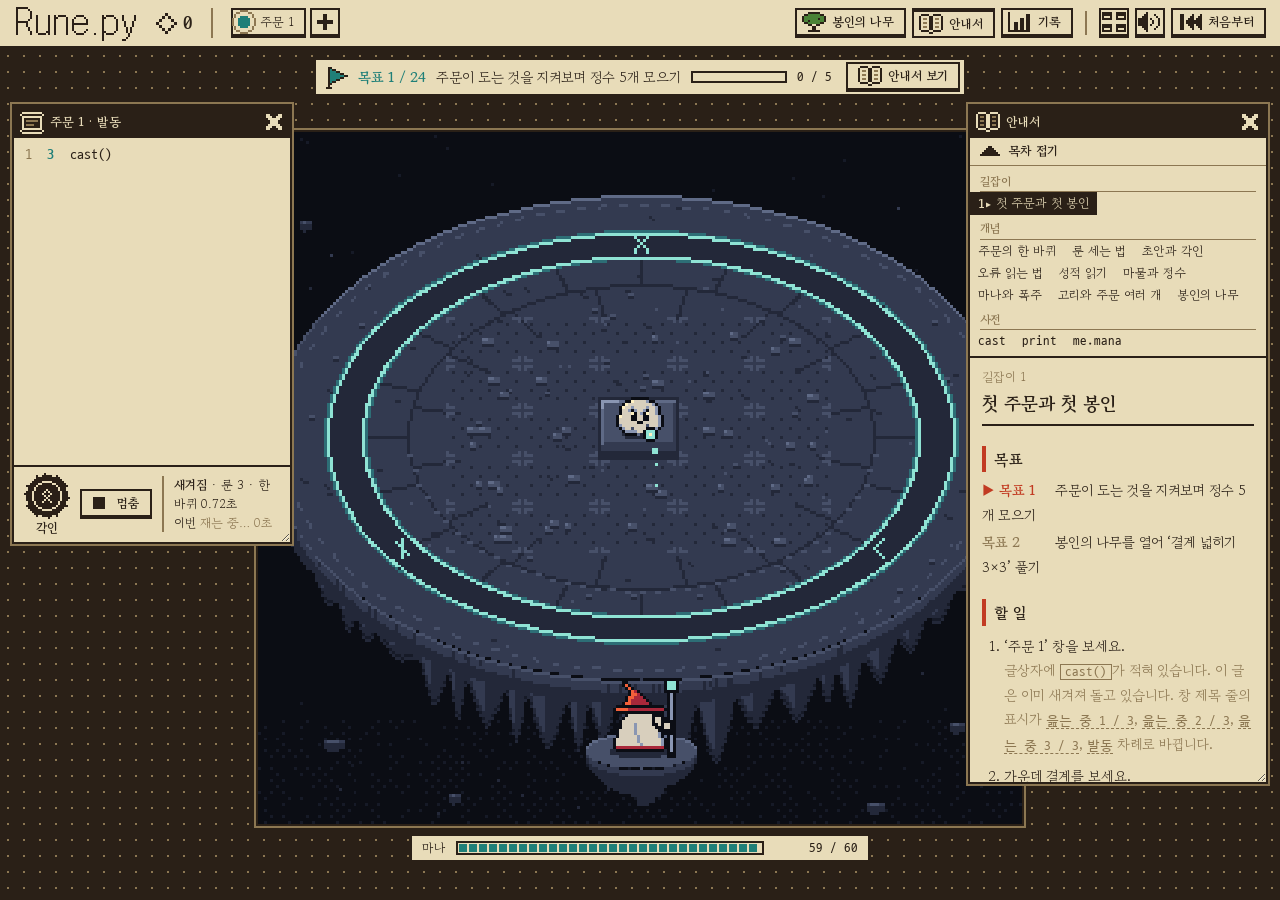
<file: index.html>
<!doctype html>
<html lang="ko">
  <head>
    <meta charset="UTF-8" />
    <meta name="viewport" content="width=device-width, initial-scale=1.0" />
    <title>Rune.py</title>
    <script type="module" crossorigin src="./assets/main-x29Hh4fS.js"></script>
    <link rel="modulepreload" crossorigin href="./assets/700-54RcnS5h.js">
    <link rel="modulepreload" crossorigin href="./assets/pixels-D36RwUTe.js">
    <link rel="modulepreload" crossorigin href="./assets/dist-CfPhYAhd.js">
    <link rel="modulepreload" crossorigin href="./assets/gate-Ckwe1_lH.js">
    <link rel="stylesheet" crossorigin href="./assets/700-BsM5XIEu.css">
    <link rel="stylesheet" crossorigin href="./assets/style-BjHBPa5C.css">
  </head>
  <body>
    <header id="hud">
      <span class="logo">Rune.py</span>
      <div id="purse">
        <span class="res" data-k="ess"><img alt="" /><b>0</b></span>
        <span class="res" data-k="fire" hidden><img alt="" /><b>0</b></span>
        <span class="res" data-k="water" hidden><img alt="" /><b>0</b></span>
        <span class="res" data-k="nature" hidden><img alt="" /><b>0</b></span>
        <span class="res" data-k="zeal" hidden><img alt="" /><b>0</b></span>
        <span class="res" data-k="glow" hidden><img alt="" /><b>0</b></span>
        <span id="rate" hidden></span>
        <span id="best" hidden></span>
      </div>
      <nav id="dock">
        <span id="dock-list"></span>
        <button id="btn-new" class="sq"><i class="ic i-plus" aria-hidden="true"></i></button>
      </nav>
      <nav id="menu">
        <button id="btn-tree"><i class="ic i-tree" aria-hidden="true"></i><span class="lbl"></span><i class="dot" hidden></i></button>
        <button id="btn-docs"><i class="ic i-book" aria-hidden="true"></i><span class="lbl"></span><i class="dot" hidden></i></button>
        <button id="btn-records"><i class="ic i-chart" aria-hidden="true"></i><span class="lbl"></span></button>
        <span class="sep"></span>
        <button id="btn-tidy" class="sq"><i class="ic i-tidy" aria-hidden="true"></i></button>
        <button id="btn-mute" class="sq"><i class="ic i-sound" aria-hidden="true"></i></button>
        <button id="btn-wipe"><i class="ic i-reset" aria-hidden="true"></i><span class="lbl"></span></button>
      </nav>
    </header>

    <div id="goal">
      <i class="ic i-goal" aria-hidden="true"></i>
      <b id="goal-count"></b>
      <span id="goal-text"></span>
      <span id="goal-bar"><i></i></span>
      <span id="goal-num"></span>
      <button id="goal-help"></button>
    </div>

    <main id="stage">
      <canvas id="field"></canvas>
      <div id="mana-row">
        <span></span>
        <div id="mana-bar"><div id="mana-fill"></div></div>
        <span id="mana-num"></span>
      </div>
    </main>

    <div id="windows"></div>
    <section id="tree" hidden></section>
    <div id="toast" hidden></div>

  </body>
</html>
</file>
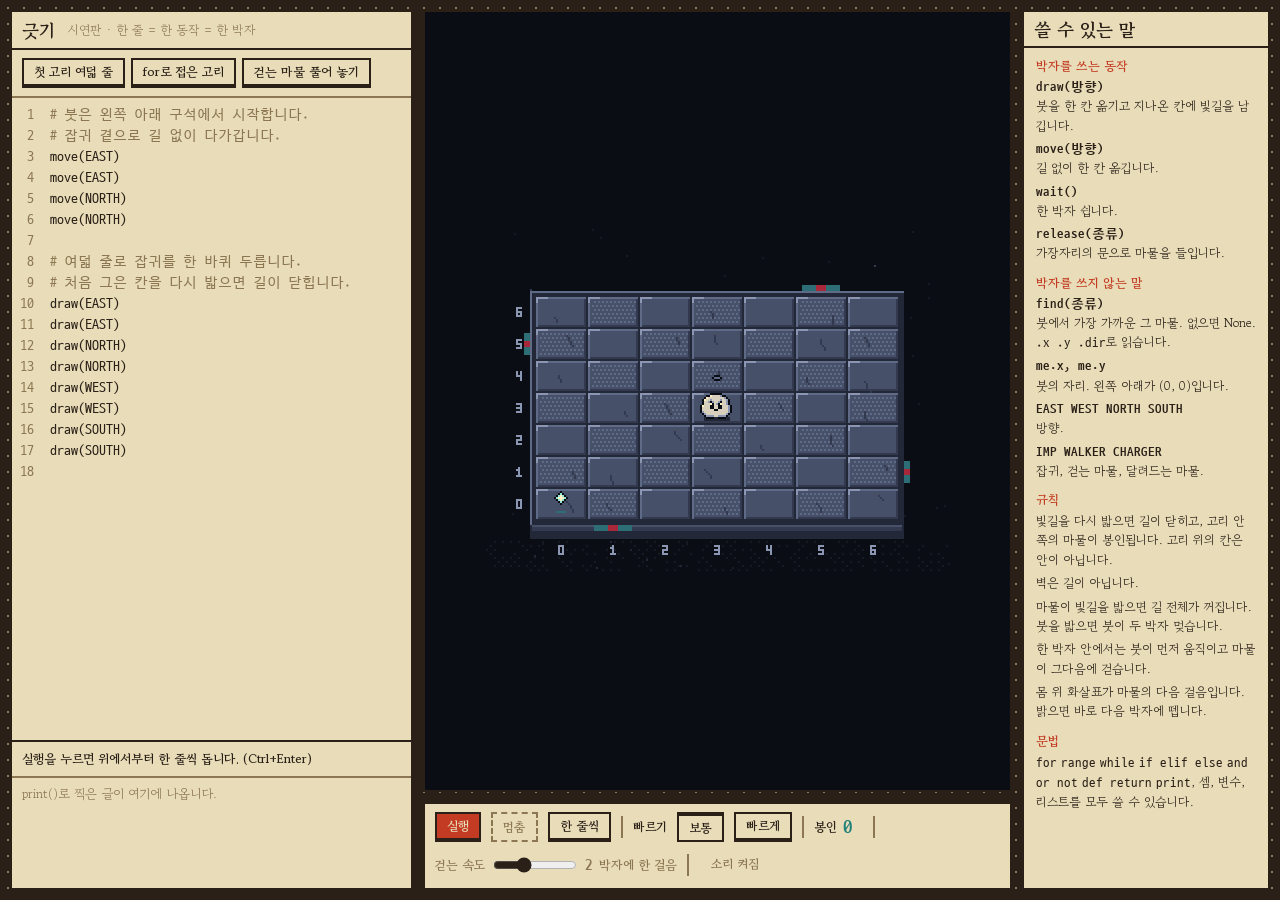
<file: proto.html>
<!doctype html>
<html lang="ko">
  <head>
    <meta charset="UTF-8" />
    <meta name="viewport" content="width=device-width, initial-scale=1.0" />
    <title>Rune.py · 긋기 시연판</title>
    <script type="module" crossorigin src="./assets/proto-CXQ-H49Q.js"></script>
    <link rel="modulepreload" crossorigin href="./assets/700-54RcnS5h.js">
    <link rel="modulepreload" crossorigin href="./assets/dist-CfPhYAhd.js">
    <link rel="modulepreload" crossorigin href="./assets/pixels-D36RwUTe.js">
    <link rel="stylesheet" crossorigin href="./assets/700-BsM5XIEu.css">
    <link rel="stylesheet" crossorigin href="./assets/proto-BloZqFpS.css">
    <link rel="stylesheet" crossorigin href="./assets/style-BjHBPa5C.css">
  </head>
  <body>
    <div id="proto">
      <section class="p-panel" id="p-code">
        <div class="p-head">
          <h1>긋기</h1>
          <small>시연판 · 한 줄 = 한 동작 = 한 박자</small>
        </div>
        <div id="p-examples"></div>
        <div id="p-editor"></div>
        <div id="p-status"></div>
        <div id="p-log"></div>
      </section>

      <main id="p-mid">
        <div id="p-stage-box"><canvas id="p-canvas"></canvas></div>
        <div id="p-controls">
          <button id="p-run" class="stamp">실행</button>
          <button id="p-pause">멈춤</button>
          <button id="p-step">한 줄씩</button>
          <span class="sep"></span>
          <label>빠르기</label>
          <button id="p-slow">보통</button>
          <button id="p-fast">빠르게</button>
          <span class="sep"></span>
          <span class="p-count">봉인 <b id="p-sealed">0</b></span>
          <span class="sep"></span>
          <label class="p-dev" title="개발용 손잡이: 걷는 마물이 한 걸음 떼는 데 드는 붓 박자"
            >걷는 속도 <input id="p-walk" type="range" min="1" max="4" step="1" value="2" /> <span id="p-walk-num">2</span>박자에 한 걸음</label
          >
          <span class="sep"></span>
          <button id="p-mute" class="quiet">소리 켜짐</button>
        </div>
      </main>

      <aside class="p-panel" id="p-ref">
        <div class="p-head"><h1>쓸 수 있는 말</h1></div>
        <div class="p-body">
          <h2>박자를 쓰는 동작</h2>
          <dl>
            <dt>draw(방향)</dt>
            <dd>붓을 한 칸 옮기고 지나온 칸에 빛길을 남깁니다.</dd>
            <dt>move(방향)</dt>
            <dd>길 없이 한 칸 옮깁니다.</dd>
            <dt>wait()</dt>
            <dd>한 박자 쉽니다.</dd>
            <dt>release(종류)</dt>
            <dd>가장자리의 문으로 마물을 들입니다.</dd>
          </dl>
          <h2>박자를 쓰지 않는 말</h2>
          <dl>
            <dt>find(종류)</dt>
            <dd>붓에서 가장 가까운 그 마물. 없으면 None. <code>.x .y .dir</code>로 읽습니다.</dd>
            <dt>me.x, me.y</dt>
            <dd>붓의 자리. 왼쪽 아래가 (0, 0)입니다.</dd>
            <dt>EAST WEST NORTH SOUTH</dt>
            <dd>방향.</dd>
            <dt>IMP WALKER CHARGER</dt>
            <dd>잡귀, 걷는 마물, 달려드는 마물.</dd>
          </dl>
          <h2>규칙</h2>
          <p>빛길을 다시 밟으면 길이 닫히고, 고리 안쪽의 마물이 봉인됩니다. 고리 위의 칸은 안이 아닙니다.</p>
          <p>벽은 길이 아닙니다.</p>
          <p>마물이 빛길을 밟으면 길 전체가 꺼집니다. 붓을 밟으면 붓이 두 박자 멎습니다.</p>
          <p>한 박자 안에서는 붓이 먼저 움직이고 마물이 그다음에 걷습니다.</p>
          <p>몸 위 화살표가 마물의 다음 걸음입니다. 밝으면 바로 다음 박자에 뗍니다.</p>
          <h2>문법</h2>
          <p><code>for</code> <code>range</code> <code>while</code> <code>if elif else</code> <code>and or not</code> <code>def return</code> <code>print</code>, 셈, 변수, 리스트를 모두 쓸 수 있습니다.</p>
        </div>
      </aside>
    </div>

  </body>
</html>
</file>
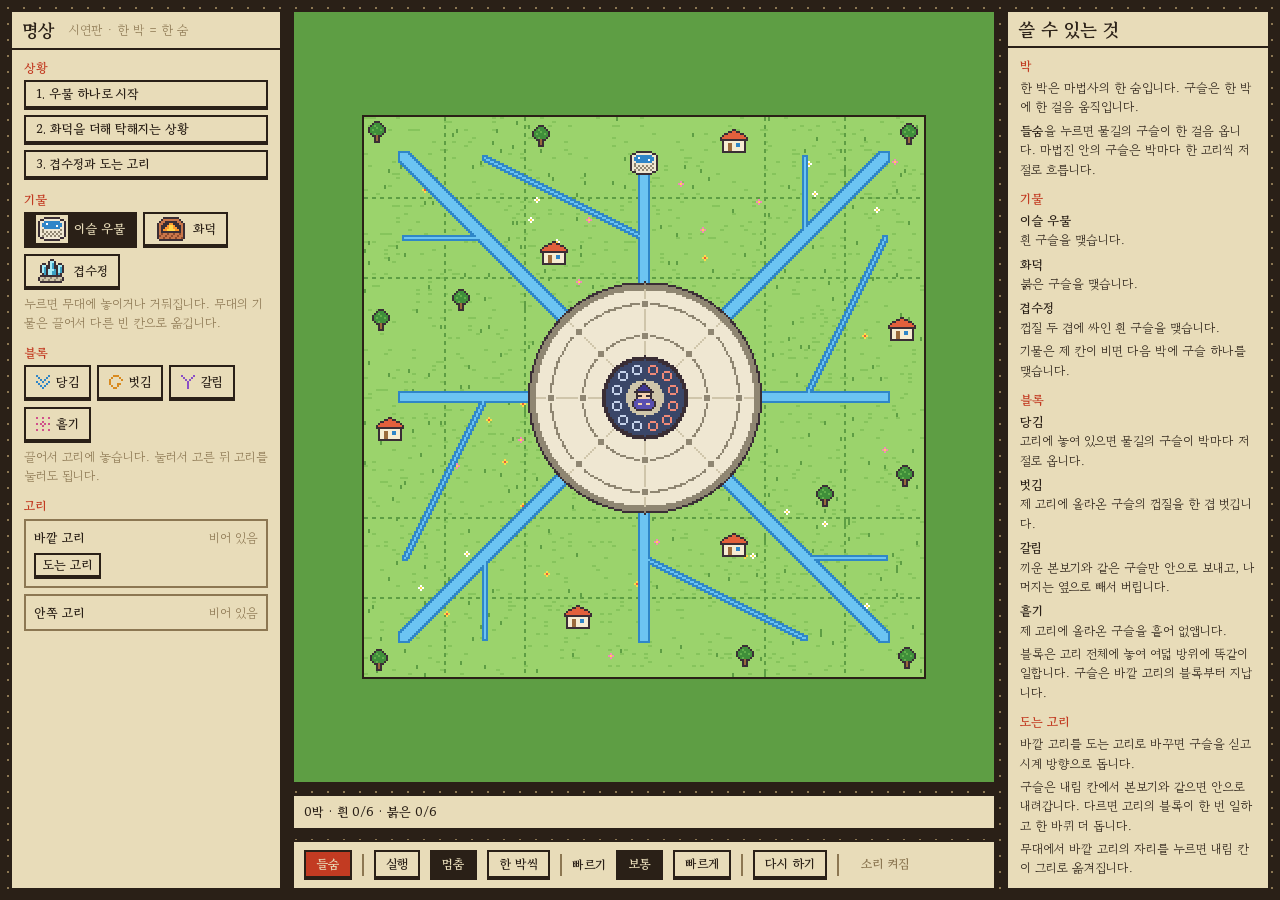
<file: proto2.html>
<!doctype html>
<html lang="ko">
  <head>
    <meta charset="UTF-8" />
    <meta name="viewport" content="width=device-width, initial-scale=1.0" />
    <title>Rune.py · 명상 시연판</title>
    <script type="module" crossorigin src="./assets/proto2-Biat4WLu.js"></script>
    <link rel="modulepreload" crossorigin href="./assets/700-54RcnS5h.js">
    <link rel="stylesheet" crossorigin href="./assets/700-BsM5XIEu.css">
    <link rel="stylesheet" crossorigin href="./assets/proto2-DK25hIEa.css">
    <link rel="stylesheet" crossorigin href="./assets/style-BjHBPa5C.css">
  </head>
  <body>
    <div id="m2">
      <section class="m-panel" id="m-tools">
        <div class="m-head">
          <h1>명상</h1>
          <small>시연판 · 한 박 = 한 숨</small>
        </div>
        <div class="m-body">
          <h2>상황</h2>
          <div class="m-col" id="m-examples"></div>
          <h2>기물</h2>
          <div class="m-wrap" id="m-sources"></div>
          <p class="m-hint">누르면 무대에 놓이거나 거둬집니다. 무대의 기물은 끌어서 다른 빈 칸으로 옮깁니다.</p>
          <h2>블록</h2>
          <div class="m-wrap" id="m-blocks"></div>
          <p class="m-hint">끌어서 고리에 놓습니다. 눌러서 고른 뒤 고리를 눌러도 됩니다.</p>
          <h2>고리</h2>
          <div id="m-rings"></div>
        </div>
      </section>

      <main id="m-mid">
        <div id="m-stage-box"><canvas id="m-canvas"></canvas></div>
        <div id="m-status"><span id="m-count"></span><span id="m-msg"></span><span id="m-pick"></span></div>
        <div id="m-controls">
          <button id="m-breath" class="stamp" title="물길의 구슬을 한 걸음 당기며 한 박을 보냅니다">들숨</button>
          <span class="sep"></span>
          <button id="m-run">실행</button>
          <button id="m-pause">멈춤</button>
          <button id="m-step">한 박씩</button>
          <span class="sep"></span>
          <label>빠르기</label>
          <button id="m-slow">보통</button>
          <button id="m-fast">빠르게</button>
          <span class="sep"></span>
          <button id="m-again">다시 하기</button>
          <span class="sep"></span>
          <button id="m-mute" class="quiet">소리 켜짐</button>
        </div>
      </main>

      <aside class="m-panel" id="m-ref">
        <div class="m-head"><h1>쓸 수 있는 것</h1></div>
        <div class="m-body">
          <h2>박</h2>
          <p>한 박은 마법사의 한 숨입니다. 구슬은 한 박에 한 걸음 움직입니다.</p>
          <p><b>들숨</b>을 누르면 물길의 구슬이 한 걸음 옵니다. 마법진 안의 구슬은 박마다 한 고리씩 저절로 흐릅니다.</p>
          <h2>기물</h2>
          <dl>
            <dt>이슬 우물</dt>
            <dd>흰 구슬을 맺습니다.</dd>
            <dt>화덕</dt>
            <dd>붉은 구슬을 맺습니다.</dd>
            <dt>겹수정</dt>
            <dd>껍질 두 겹에 싸인 흰 구슬을 맺습니다.</dd>
          </dl>
          <p>기물은 제 칸이 비면 다음 박에 구슬 하나를 맺습니다.</p>
          <h2>블록</h2>
          <dl>
            <dt>당김</dt>
            <dd>고리에 놓여 있으면 물길의 구슬이 박마다 저절로 옵니다.</dd>
            <dt>벗김</dt>
            <dd>제 고리에 올라온 구슬의 껍질을 한 겹 벗깁니다.</dd>
            <dt>갈림</dt>
            <dd>끼운 본보기와 같은 구슬만 안으로 보내고, 나머지는 옆으로 빼서 버립니다.</dd>
            <dt>흩기</dt>
            <dd>제 고리에 올라온 구슬을 흩어 없앱니다.</dd>
          </dl>
          <p>블록은 고리 전체에 놓여 여덟 방위에 똑같이 일합니다. 구슬은 바깥 고리의 블록부터 지납니다.</p>
          <h2>도는 고리</h2>
          <p>바깥 고리를 도는 고리로 바꾸면 구슬을 싣고 시계 방향으로 돕니다.</p>
          <p>구슬은 내림 칸에서 본보기와 같으면 안으로 내려갑니다. 다르면 고리의 블록이 한 번 일하고 한 바퀴 더 돕니다.</p>
          <p>무대에서 바깥 고리의 자리를 누르면 내림 칸이 그리로 옮겨집니다.</p>
          <h2>규칙</h2>
          <p>한 칸에는 구슬이 하나만 있습니다. 앞이 막히면 섭니다.</p>
          <p>같은 박에 한 칸에 드는 두 구슬은 색이 같으면 굵은 길의 구슬이 먼저 가고, 색이 다르면 합쳐져 탁한 구슬이 됩니다. 가운데도 한 칸입니다.</p>
          <p>탁한 구슬은 그릇의 구슬 하나를 밀어내고 사라집니다.</p>
          <p>껍질에 싸인 구슬은 그릇이 튕겨 냅니다.</p>
          <p>가운데에 닿은 구슬은 그릇의 제 색 자리에 앉습니다. 열두 자리가 다 차면 끝납니다.</p>
          <h2>살피기</h2>
          <p>구슬을 누르면 지나온 길이 어두운 점으로, 가운데까지 남은 걸음이 금빛 점으로 보입니다.</p>
        </div>
      </aside>
    </div>

  </body>
</html>
</file>
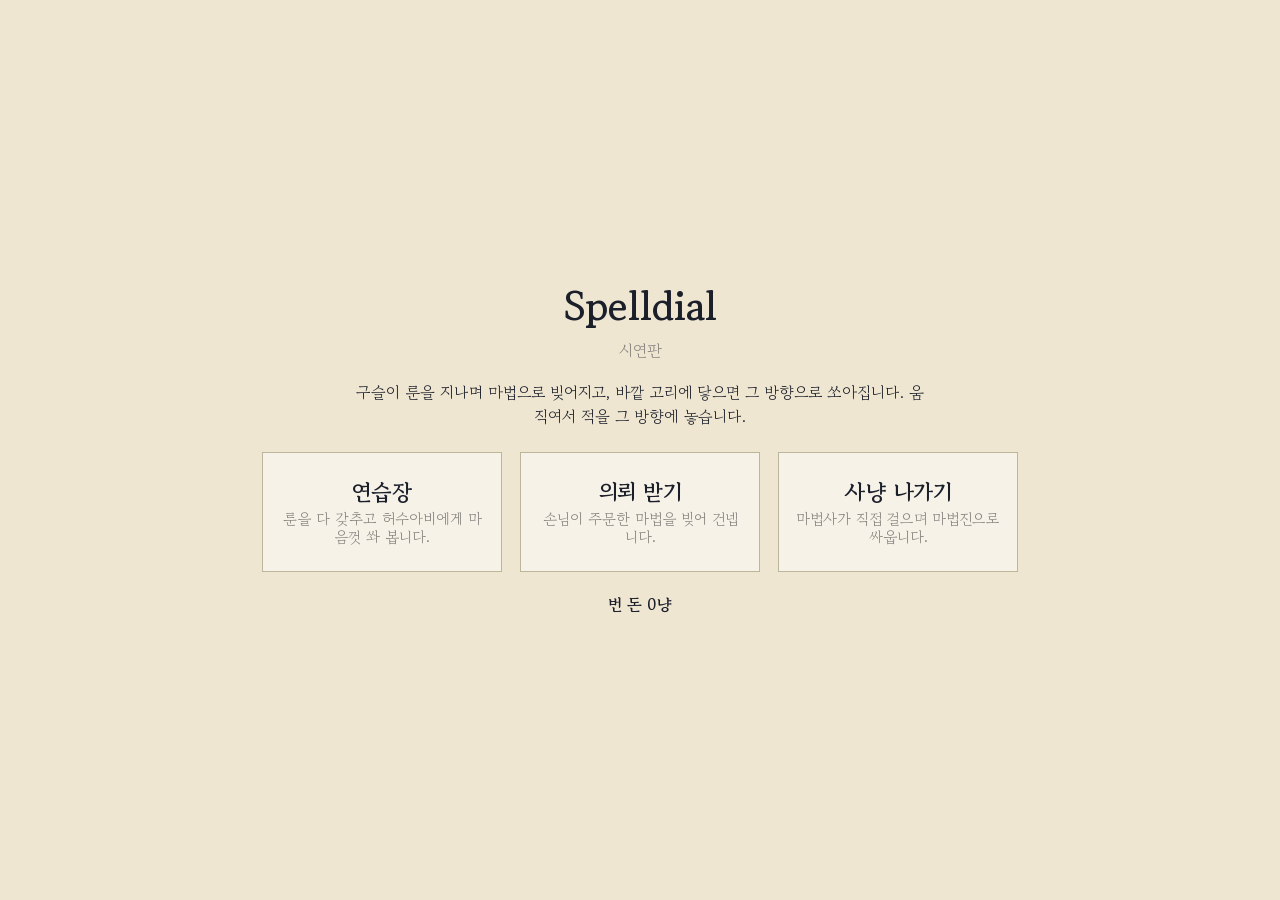
<file: proto3.html>
<!doctype html>
<html lang="ko">
  <head>
    <meta charset="UTF-8" />
    <meta name="viewport" content="width=device-width, initial-scale=1.0, viewport-fit=cover" />
    <title>Spelldial · 시연판</title>
    <script type="module" crossorigin src="./assets/proto3-DncUMd-q.js"></script>
    <link rel="modulepreload" crossorigin href="./assets/700-54RcnS5h.js">
    <link rel="stylesheet" crossorigin href="./assets/700-BsM5XIEu.css">
    <link rel="stylesheet" crossorigin href="./assets/proto3-Dnv59Ory.css">
  </head>
  <body>
    <div id="p3">
      <!-- 처음 화면: 문 셋 (연습장이 맨 앞) -->
      <section id="p3-title-screen">
        <h1 id="p3-title"></h1>
        <p id="p3-sub"></p>
        <p id="p3-intro"></p>
        <div id="p3-doors">
          <button id="p3-door-practice" class="door"><b></b><span></span></button>
          <button id="p3-door-quest" class="door"><b></b><span></span></button>
          <button id="p3-door-hunt" class="door"><b></b><span></span></button>
        </div>
        <p id="p3-purse"></p>
      </section>

      <!-- 전장 화면: 사냥, 연습장, 의뢰 작업대가 함께 쓴다 (class mode-hunt / mode-practice / mode-orders) -->
      <section id="p3-battle" hidden>
        <canvas id="p3-world"></canvas>
        <!-- 사냥: 체력, 레벨, 남은 시간 -->
        <header id="p3-hud">
          <span id="p3-hp"></span>
          <span id="p3-lv"><b id="p3-level"></b><span id="p3-xp"><i id="p3-xp-fill"></i></span></span>
          <span id="p3-time"></span>
        </header>
        <!-- 연습장: 이름, 안내, 처음 화면 -->
        <header id="p3-pr-head" hidden>
          <h2 id="p3-pr-title"></h2>
          <span id="p3-pr-note"></span>
          <button id="p3-pr-back"></button>
        </header>
        <!-- 의뢰: 위쪽 띠에 계산대와 손님, 말풍선, 확인할 것 -->
        <header id="p3-ord-band" hidden>
          <div id="p3-counter-box"><canvas id="p3-counter"></canvas></div>
          <div id="p3-bubble">
            <div class="say">
              <p class="who"><b id="p3-ord-who"></b><span id="p3-ord-progress"></span><span id="p3-ord-purse"></span></p>
              <p id="p3-ord-words"></p>
            </div>
            <div id="p3-ord-talk">
              <button id="p3-ord-again"></button>
              <button id="p3-ord-next" hidden></button>
              <button id="p3-ord-back"></button>
            </div>
          </div>
          <div id="p3-ord-checks">
            <div class="row">
              <h3 id="p3-h-checks"></h3>
              <span id="p3-ord-hidden"></span>
              <span class="grow"></span>
              <button id="p3-ord-test"></button>
              <button id="p3-ord-deliver"></button>
              <button id="p3-ord-skip"></button>
            </div>
            <ul id="p3-ord-list"></ul>
          </div>
        </header>
        <p id="p3-todo"><b id="p3-todo-label"></b> <span id="p3-todo-text"></span></p>
        <div id="p3-corner">
          <button id="p3-open-editor"></button>
          <span class="sep"></span>
          <span id="p3-speed"></span>
          <span class="sep"></span>
          <button id="p3-sound"></button>
        </div>

        <!-- 주문 수정 창: 바깥 전장이 둘레로 보인다 -->
        <div id="p3-editor" hidden>
          <header class="ed-head">
            <h2 id="p3-ed-title"></h2>
            <span id="p3-ed-state"></span>
            <button id="p3-ed-help">?</button>
            <button id="p3-ed-close"></button>
          </header>
          <div class="ed-body">
            <section id="p3-side">
              <div class="p3-grp">
                <h3 id="p3-h-tools"></h3>
                <div class="p3-btns p3-tools" id="p3-tools"></div>
              </div>
              <div class="p3-grp">
                <h3 id="p3-h-sym"></h3>
                <div class="p3-btns" id="p3-sym"></div>
              </div>
              <div class="p3-grp">
                <h3 id="p3-h-edit"></h3>
                <div class="p3-btns" id="p3-edit"></div>
              </div>
              <!-- 발사 결과: 미리보기에서 최근에 쏘거나 흩어진 것 세 줄 -->
              <!-- 본보기: 4.2판 3절에 따라 천문반 아래에서 옆 띠로 옮겨 천문반을 키운다 -->
              <div class="p3-grp p3-ex-row">
                <h3 id="p3-h-examples"></h3>
                <div class="p3-btns" id="p3-examples"></div>
              </div>
              <!-- 발사 결과: 미리보기에서 최근에 쏘거나 흩어진 것 세 줄 (한 줄씩) -->
              <div class="p3-grp" id="p3-info">
                <h3 id="p3-h-results"></h3>
                <ol id="p3-results"></ol>
              </div>
            </section>
            <section id="p3-main">
              <div class="p3-box" id="p3-astro-box"><canvas id="p3-astro-canvas"></canvas></div>
              <!-- 한 칸씩 보기: 멈춤 / 한 칸, 가장 앞선 구슬의 상태 한 줄 -->
              <div class="p3-step-row">
                <button id="p3-pause"></button>
                <button id="p3-step"></button>
                <b id="p3-orb-label"></b>
                <span id="p3-orb-line"></span>
              </div>
            </section>
          </div>
          <!-- "?"를 누르면 펼쳐지는 규칙 다섯 줄 -->
          <div id="p3-rules" hidden>
            <h3 id="p3-rules-title"></h3>
            <ol id="p3-rules-list"></ol>
            <ul id="p3-rune-list"></ul>
          </div>
        </div>
        <p id="p3-toast" hidden></p>

        <!-- 레벨업: 세상이 멈추고 셋 중 하나 -->
        <div id="p3-levelup" class="p3-modal" hidden>
          <h2 id="p3-lu-title"></h2>
          <p id="p3-lu-sub"></p>
          <div id="p3-lu-choices"></div>
        </div>

        <!-- 쓰러짐 / 5분 버팀 -->
        <div id="p3-end" class="p3-modal" hidden>
          <h2 id="p3-end-title"></h2>
          <p id="p3-end-stats"></p>
          <p id="p3-end-sub"></p>
          <div id="p3-end-btns"></div>
        </div>

        <!-- 의뢰: 하루 정산 -->
        <div id="p3-ord-end" class="p3-modal" hidden>
          <h2 id="p3-ord-end-title"></h2>
          <p id="p3-ord-end-total"></p>
          <ol id="p3-ord-end-list"></ol>
          <div id="p3-ord-end-btns"></div>
        </div>
      </section>
    </div>

  </body>
</html>
</file>
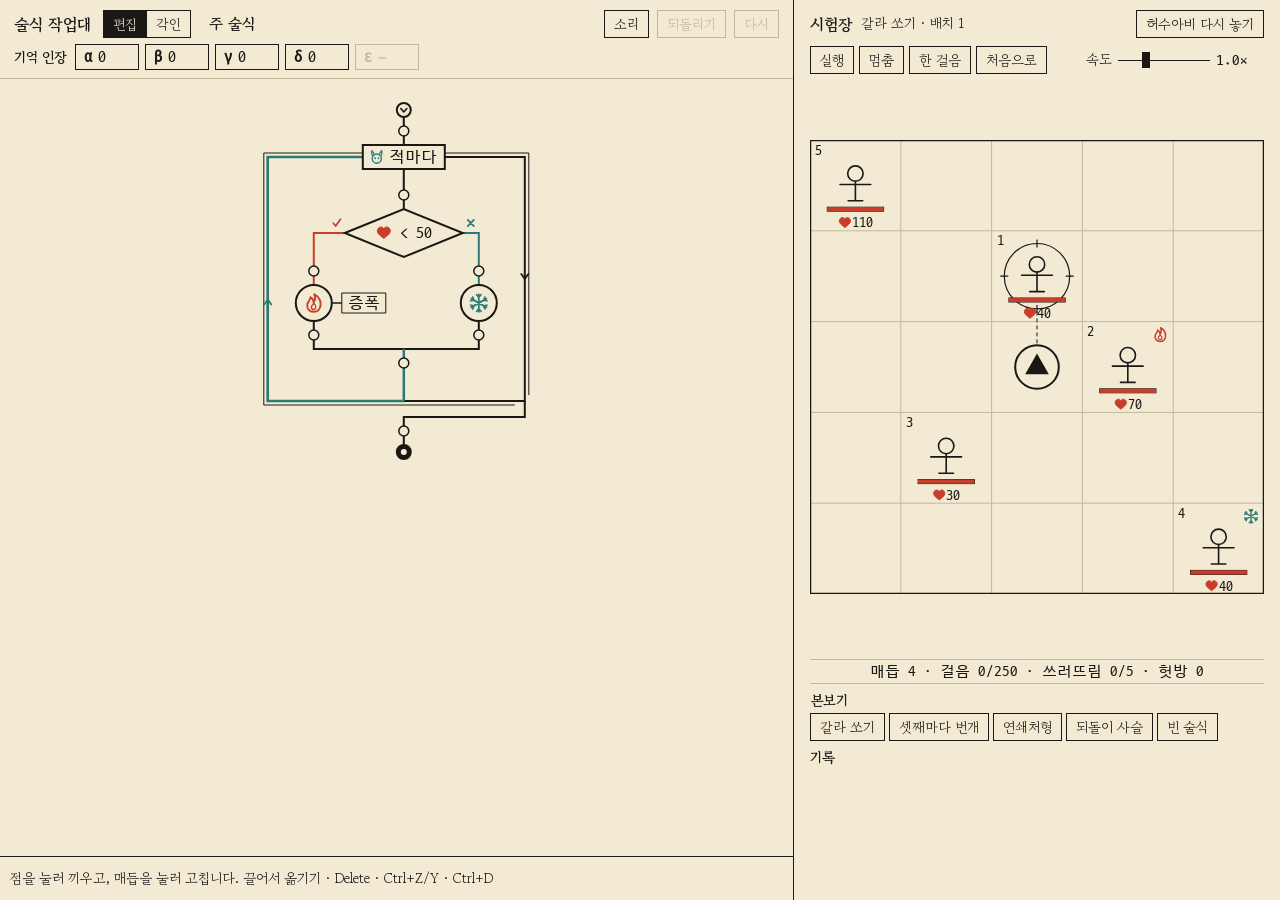
<file: proto4.html>
<!doctype html>
<html lang="ko">
  <head>
    <meta charset="UTF-8" />
    <meta name="viewport" content="width=device-width, initial-scale=1.0" />
    <title>Spelldial · 작업대 1.1판</title>
    <script type="module" crossorigin src="./assets/proto4-CKKw-MbH.js"></script>
    <link rel="modulepreload" crossorigin href="./assets/700-54RcnS5h.js">
    <link rel="stylesheet" crossorigin href="./assets/700-BsM5XIEu.css">
    <link rel="stylesheet" crossorigin href="./assets/proto4-BY2DlmDK.css">
  </head>
  <body>
    <div id="p4">
      <!-- 왼쪽 62%: 술식 작업대 -->
      <section id="p4-bench">
        <header id="p4-head">
          <div class="row">
            <h1 id="p4-bench-title"></h1>
            <div class="seg" id="p4-mode"><button data-mode="edit"></button><button data-mode="seal"></button></div>
            <nav id="p4-crumb"></nav>
            <span class="grow"></span>
            <button id="p4-sound"></button>
            <button id="p4-undo"></button>
            <button id="p4-redo"></button>
          </div>
          <div class="row">
            <span class="h" id="p4-mem-title"></span>
            <div id="p4-mem"></div>
            <span class="grow"></span>
            <div id="p4-sigils"></div>
          </div>
        </header>
        <div id="p4-stage">
          <svg id="p4-svg" xmlns="http://www.w3.org/2000/svg">
            <g id="p4-cam">
              <g id="p4-scene"></g>
              <g id="p4-flow"></g>
              <g id="p4-probes"></g>
            </g>
            <g id="p4-overlay"></g>
            <text id="p4-measure" class="lbl" x="-9999" y="-9999"></text>
          </svg>
          <div id="p4-pops"></div>
          <p id="p4-toast" hidden></p>
        </div>
        <!-- 아래 고정 띠: 고른 매듭의 편집 띠, 없으면 안내 글 (1.1판 3-4) -->
        <div id="p4-bar"></div>
      </section>

      <!-- 오른쪽 38%: 시험장 -->
      <section id="p4-ground">
        <header class="row">
          <h2 id="p4-ground-title"></h2>
          <span id="p4-preset-name"></span>
          <span class="grow"></span>
          <button id="p4-reseed"></button>
        </header>
        <div class="row ctl">
          <button id="p4-run"></button>
          <button id="p4-pause"></button>
          <button id="p4-step"></button>
          <button id="p4-reset"></button>
          <span class="grow"></span>
          <label class="speed"><span id="p4-speed-title"></span><input id="p4-speed" type="range" min="0.2" max="3" step="0.1" value="1" /><output id="p4-speed-out"></output></label>
        </div>
        <div id="p4-grid-box"><svg id="p4-grid" xmlns="http://www.w3.org/2000/svg"></svg></div>
        <p id="p4-counts"></p>
        <div class="grp">
          <h3 id="p4-presets-title"></h3>
          <div id="p4-preset-btns"></div>
        </div>
        <div class="grp">
          <h3 id="p4-log-title"></h3>
          <ol id="p4-log"></ol>
        </div>
      </section>
    </div>
  </body>
</html>
</file>
<file: assets/700-BsM5XIEu.css>
@font-face{font-family:Gowun Batang;font-style:normal;font-display:swap;font-weight:400;src:url(./gowun-batang-0-400-normal-rNJGtWCR.woff2)format("woff2"),url(./gowun-batang-0-400-normal-R1TtSYwf.woff)format("woff");unicode-range:U+F9CA-FA0B,U+FF03-FF05,U+FF07,U+FF0A-FF0B,U+FF0D-FF19,U+FF1B,U+FF1D,U+FF20-FF5B,U+FF5D,U+FFE0-FFE3,U+FFE5-FFE6}@font-face{font-family:Gowun Batang;font-style:normal;font-display:swap;font-weight:400;src:url(./gowun-batang-2-400-normal-Dru3oRpZ.woff2)format("woff2"),url(./gowun-batang-2-400-normal-YH-RFKsm.woff)format("woff");unicode-range:U+D723-D728,U+D72A-D733,U+D735-D748,U+D74A-D74F,U+D752-D753,U+D755-D757,U+D75A-D75F,U+D762-D764,U+D766-D768,U+D76A-D76B,U+D76D-D76F,U+D771-D787,U+D789-D78B,U+D78D-D78F,U+D791-D797,U+D79A,U+D79C,U+D79E-D7A3,U+F900-F909,U+F90B-F92E}@font-face{font-family:Gowun Batang;font-style:normal;font-display:swap;font-weight:400;src:url(./gowun-batang-3-400-normal-D-ANGMku.woff2)format("woff2"),url(./gowun-batang-3-400-normal-vLfjukCE.woff)format("woff");unicode-range:U+D679-D68B,U+D68E-D69E,U+D6A0,U+D6A2-D6A7,U+D6A9-D6C3,U+D6C6-D6C7,U+D6C9-D6CB,U+D6CD-D6D3,U+D6D5-D6D6,U+D6D8-D6E3,U+D6E5-D6E7,U+D6E9-D6FB,U+D6FD-D717,U+D719-D71F,U+D721-D722}@font-face{font-family:Gowun Batang;font-style:normal;font-display:swap;font-weight:400;src:url(./gowun-batang-4-400-normal-jKIaV9wZ.woff2)format("woff2"),url(./gowun-batang-4-400-normal-B9gdr7Bl.woff)format("woff");unicode-range:U+D5BC-D5C7,U+D5CA-D5CB,U+D5CD-D5CF,U+D5D1-D5D7,U+D5D9-D5DA,U+D5DC,U+D5DE-D5E3,U+D5E6-D5E7,U+D5E9-D5EB,U+D5ED-D5F6,U+D5F8,U+D5FA-D5FF,U+D602-D603,U+D605-D607,U+D609-D60F,U+D612-D613,U+D616-D61B,U+D61D-D637,U+D63A-D63B,U+D63D-D63F,U+D641-D647,U+D64A-D64C,U+D64E-D653,U+D656-D657,U+D659-D65B,U+D65D-D666,U+D668,U+D66A-D678}@font-face{font-family:Gowun Batang;font-style:normal;font-display:swap;font-weight:400;src:url(./gowun-batang-5-400-normal-Bryv4uQM.woff2)format("woff2"),url(./gowun-batang-5-400-normal-qnyhyrWE.woff)format("woff");unicode-range:U+D507,U+D509-D50B,U+D50D-D513,U+D515-D53B,U+D53E-D53F,U+D541-D543,U+D545-D54C,U+D54E,U+D550,U+D552-D557,U+D55A-D55B,U+D55D-D55F,U+D561-D564,U+D566-D567,U+D56A,U+D56C,U+D56E-D573,U+D576-D577,U+D579-D583,U+D585-D586,U+D58A-D5A4,U+D5A6-D5BB}@font-face{font-family:Gowun Batang;font-style:normal;font-display:swap;font-weight:400;src:url(./gowun-batang-6-400-normal-Dd-1LOkx.woff2)format("woff2"),url(./gowun-batang-6-400-normal-CDF__vad.woff)format("woff");unicode-range:U+D464-D477,U+D47A-D47B,U+D47D-D47F,U+D481-D487,U+D489-D48A,U+D48C,U+D48E-D4E7,U+D4E9-D503,U+D505-D506}@font-face{font-family:Gowun Batang;font-style:normal;font-display:swap;font-weight:400;src:url(./gowun-batang-7-400-normal-CjB-GoMf.woff2)format("woff2"),url(./gowun-batang-7-400-normal-mi1ft5OB.woff)format("woff");unicode-range:U+D3BF-D3C7,U+D3CA-D3CF,U+D3D1-D3EB,U+D3EE-D3EF,U+D3F1-D3F3,U+D3F5-D3FB,U+D3FD-D400,U+D402-D45B,U+D45D-D463}@font-face{font-family:Gowun Batang;font-style:normal;font-display:swap;font-weight:400;src:url(./gowun-batang-8-400-normal-ClG-jw4d.woff2)format("woff2"),url(./gowun-batang-8-400-normal-qqDExxap.woff)format("woff");unicode-range:U+D2FF,U+D302-D304,U+D306-D30B,U+D30F,U+D311-D313,U+D315-D31B,U+D31E,U+D322-D324,U+D326-D327,U+D32A-D32B,U+D32D-D32F,U+D331-D337,U+D339-D33C,U+D33E-D37B,U+D37E-D37F,U+D381-D383,U+D385-D38B,U+D38E-D390,U+D392-D397,U+D39A-D39B,U+D39D-D39F,U+D3A1-D3A7,U+D3A9-D3AA,U+D3AC,U+D3AE-D3B3,U+D3B5-D3B7,U+D3B9-D3BB,U+D3BD-D3BE}@font-face{font-family:Gowun Batang;font-style:normal;font-display:swap;font-weight:400;src:url(./gowun-batang-9-400-normal-DmClcQgE.woff2)format("woff2"),url(./gowun-batang-9-400-normal-DOU0BZ76.woff)format("woff");unicode-range:U+D257-D27F,U+D281-D29B,U+D29D-D29F,U+D2A1-D2AB,U+D2AD-D2B7,U+D2BA-D2BB,U+D2BD-D2BF,U+D2C1-D2C7,U+D2C9-D2EF,U+D2F2-D2F3,U+D2F5-D2F7,U+D2F9-D2FE}@font-face{font-family:Gowun Batang;font-style:normal;font-display:swap;font-weight:400;src:url(./gowun-batang-10-400-normal-DqR4gfMc.woff2)format("woff2"),url(./gowun-batang-10-400-normal-BTdkzhsS.woff)format("woff");unicode-range:U+D1B4,U+D1B6-D1F3,U+D1F5-D22B,U+D22E-D22F,U+D231-D233,U+D235-D23B,U+D23D-D240,U+D242-D256}@font-face{font-family:Gowun Batang;font-style:normal;font-display:swap;font-weight:400;src:url(./gowun-batang-11-400-normal-B6Zxw1f-.woff2)format("woff2"),url(./gowun-batang-11-400-normal-eoEU71q8.woff)format("woff");unicode-range:U+D105-D12F,U+D132-D133,U+D135-D137,U+D139-D13F,U+D141-D142,U+D144,U+D146-D14B,U+D14E-D14F,U+D151-D153,U+D155-D15B,U+D15E-D187,U+D189-D19F,U+D1A2-D1A3,U+D1A5-D1A7,U+D1A9-D1AF,U+D1B2-D1B3}@font-face{font-family:Gowun Batang;font-style:normal;font-display:swap;font-weight:400;src:url(./gowun-batang-12-400-normal-BKJYZzAn.woff2)format("woff2"),url(./gowun-batang-12-400-normal-BfrCEtDo.woff)format("woff");unicode-range:U+D04B-D04F,U+D051-D057,U+D059-D06B,U+D06D-D06F,U+D071-D073,U+D075-D07B,U+D07E-D0A3,U+D0A6-D0A7,U+D0A9-D0AB,U+D0AD-D0B3,U+D0B6,U+D0B8,U+D0BA-D0BF,U+D0C2-D0C3,U+D0C5-D0C7,U+D0C9-D0CF,U+D0D2,U+D0D6-D0DB,U+D0DE-D0DF,U+D0E1-D0E3,U+D0E5-D0EB,U+D0EE-D0F0,U+D0F2-D104}@font-face{font-family:Gowun Batang;font-style:normal;font-display:swap;font-weight:400;src:url(./gowun-batang-13-400-normal-24rX-XhL.woff2)format("woff2"),url(./gowun-batang-13-400-normal-YJUFtt1X.woff)format("woff");unicode-range:U+CFA2-CFC3,U+CFC5-CFDF,U+CFE2-CFE3,U+CFE5-CFE7,U+CFE9-CFF4,U+CFF6-CFFB,U+CFFD-CFFF,U+D001-D003,U+D005-D017,U+D019-D033,U+D036-D037,U+D039-D03B,U+D03D-D04A}@font-face{font-family:Gowun Batang;font-style:normal;font-display:swap;font-weight:400;src:url(./gowun-batang-14-400-normal-N7nzphGs.woff2)format("woff2"),url(./gowun-batang-14-400-normal-CSfnI7bF.woff)format("woff");unicode-range:U+CEF0-CEF3,U+CEF6,U+CEF9-CEFF,U+CF01-CF03,U+CF05-CF07,U+CF09-CF0F,U+CF11-CF12,U+CF14-CF1B,U+CF1D-CF1F,U+CF21-CF2F,U+CF31-CF53,U+CF56-CF57,U+CF59-CF5B,U+CF5D-CF63,U+CF66,U+CF68,U+CF6A-CF6F,U+CF71-CF84,U+CF86-CF8B,U+CF8D-CFA1}@font-face{font-family:Gowun Batang;font-style:normal;font-display:swap;font-weight:400;src:url(./gowun-batang-15-400-normal-Wwfx15sF.woff2)format("woff2"),url(./gowun-batang-15-400-normal-DISj0iNx.woff)format("woff");unicode-range:U+CE3C-CE57,U+CE5A-CE5B,U+CE5D-CE5F,U+CE61-CE67,U+CE6A,U+CE6C,U+CE6E-CE73,U+CE76-CE77,U+CE79-CE7B,U+CE7D-CE83,U+CE85-CE88,U+CE8A-CE8F,U+CE91-CE93,U+CE95-CE97,U+CE99-CE9F,U+CEA2,U+CEA4-CEAB,U+CEAD-CEE3,U+CEE6-CEE7,U+CEE9-CEEB,U+CEED-CEEF}@font-face{font-family:Gowun Batang;font-style:normal;font-display:swap;font-weight:400;src:url(./gowun-batang-16-400-normal-D89eXLTO.woff2)format("woff2"),url(./gowun-batang-16-400-normal-Dftl9_rR.woff)format("woff");unicode-range:U+CD92-CD93,U+CD96-CD97,U+CD99-CD9B,U+CD9D-CDA3,U+CDA6-CDA8,U+CDAA-CDAF,U+CDB1-CDC3,U+CDC5-CDCB,U+CDCD-CDE7,U+CDE9-CE03,U+CE05-CE1F,U+CE22-CE34,U+CE36-CE3B}@font-face{font-family:Gowun Batang;font-style:normal;font-display:swap;font-weight:400;src:url(./gowun-batang-17-400-normal-Dr_3FBW5.woff2)format("woff2"),url(./gowun-batang-17-400-normal-CE5aYDoH.woff)format("woff");unicode-range:U+CCEF-CD07,U+CD0A-CD0B,U+CD0D-CD1A,U+CD1C,U+CD1E-CD2B,U+CD2D-CD5B,U+CD5D-CD77,U+CD79-CD91}@font-face{font-family:Gowun Batang;font-style:normal;font-display:swap;font-weight:400;src:url(./gowun-batang-18-400-normal-DeI-TIWT.woff2)format("woff2"),url(./gowun-batang-18-400-normal-BIrx-1B-.woff)format("woff");unicode-range:U+CC3F-CC43,U+CC46-CC47,U+CC49-CC4B,U+CC4D-CC53,U+CC55-CC58,U+CC5A-CC5F,U+CC61-CC97,U+CC9A-CC9B,U+CC9D-CC9F,U+CCA1-CCA7,U+CCAA,U+CCAC,U+CCAE-CCB3,U+CCB6-CCB7,U+CCB9-CCBB,U+CCBD-CCCF,U+CCD1-CCE3,U+CCE5-CCEE}@font-face{font-family:Gowun Batang;font-style:normal;font-display:swap;font-weight:400;src:url(./gowun-batang-19-400-normal-BntiX5XG.woff2)format("woff2"),url(./gowun-batang-19-400-normal-C-xx-zhR.woff)format("woff");unicode-range:U+CB91-CBD3,U+CBD5-CBE3,U+CBE5-CC0B,U+CC0E-CC0F,U+CC11-CC13,U+CC15-CC1B,U+CC1D-CC20,U+CC23-CC27,U+CC2A-CC2B,U+CC2D,U+CC2F,U+CC31-CC37,U+CC3A,U+CC3C}@font-face{font-family:Gowun Batang;font-style:normal;font-display:swap;font-weight:400;src:url(./gowun-batang-20-400-normal-fGTZ_kDo.woff2)format("woff2"),url(./gowun-batang-20-400-normal-CsxeRSjI.woff)format("woff");unicode-range:U+CAF4-CB47,U+CB4A-CB90}@font-face{font-family:Gowun Batang;font-style:normal;font-display:swap;font-weight:400;src:url(./gowun-batang-21-400-normal-CPqBGAde.woff2)format("woff2"),url(./gowun-batang-21-400-normal-BBs1RTJl.woff)format("woff");unicode-range:U+CA4A-CA4B,U+CA4E-CA4F,U+CA51-CA53,U+CA55-CA5B,U+CA5D-CA60,U+CA62-CA83,U+CA85-CABB,U+CABE-CABF,U+CAC1-CAC3,U+CAC5-CACB,U+CACD-CAD0,U+CAD2,U+CAD4-CAD8,U+CADA-CAF3}@font-face{font-family:Gowun Batang;font-style:normal;font-display:swap;font-weight:400;src:url(./gowun-batang-22-400-normal-DBvh81Zm.woff2)format("woff2"),url(./gowun-batang-22-400-normal-C4M93FCJ.woff)format("woff");unicode-range:U+C996-C997,U+C99A-C99C,U+C99E-C9BF,U+C9C2-C9C3,U+C9C5-C9C7,U+C9C9-C9CF,U+C9D2,U+C9D4,U+C9D7-C9D8,U+C9DB,U+C9DE-C9DF,U+C9E1-C9E3,U+C9E5-C9E6,U+C9E8-C9EB,U+C9EE-C9F0,U+C9F2-C9F7,U+C9F9-CA0B,U+CA0D-CA28,U+CA2A-CA49}@font-face{font-family:Gowun Batang;font-style:normal;font-display:swap;font-weight:400;src:url(./gowun-batang-23-400-normal-DlXZfruM.woff2)format("woff2"),url(./gowun-batang-23-400-normal-BU9G_KXt.woff)format("woff");unicode-range:U+C8E9-C8F4,U+C8F6-C8FB,U+C8FE-C8FF,U+C901-C903,U+C905-C90B,U+C90E-C910,U+C912-C917,U+C919-C92B,U+C92D-C94F,U+C951-C953,U+C955-C96B,U+C96D-C973,U+C975-C987,U+C98A-C98B,U+C98D-C98F,U+C991-C995}@font-face{font-family:Gowun Batang;font-style:normal;font-display:swap;font-weight:400;src:url(./gowun-batang-24-400-normal-Esyu69sg.woff2)format("woff2"),url(./gowun-batang-24-400-normal-DfQBAiRW.woff)format("woff");unicode-range:U+C841-C84B,U+C84D-C86F,U+C872-C873,U+C875-C877,U+C879-C87F,U+C882-C884,U+C887-C88A,U+C88D-C8C3,U+C8C5-C8DF,U+C8E1-C8E8}@font-face{font-family:Gowun Batang;font-style:normal;font-display:swap;font-weight:400;src:url(./gowun-batang-25-400-normal-DQi2WC19.woff2)format("woff2"),url(./gowun-batang-25-400-normal-CaEmG8k9.woff)format("woff");unicode-range:U+C779-C77B,U+C77E-C782,U+C786,U+C78B,U+C78D,U+C78F,U+C792-C793,U+C795,U+C797,U+C799-C79F,U+C7A2,U+C7A7-C7AB,U+C7AE-C7BB,U+C7BD-C7C0,U+C7C2-C7C7,U+C7C9-C7DC,U+C7DE-C7FF,U+C802-C803,U+C805-C807,U+C809,U+C80B-C80F,U+C812,U+C814,U+C817-C81B,U+C81E-C81F,U+C821-C823,U+C825-C82E,U+C830-C837,U+C839-C83B,U+C83D-C840}@font-face{font-family:Gowun Batang;font-style:normal;font-display:swap;font-weight:400;src:url(./gowun-batang-26-400-normal-BcGelNQa.woff2)format("woff2"),url(./gowun-batang-26-400-normal-fPJfRt_n.woff)format("woff");unicode-range:U+C6BB-C6BF,U+C6C2,U+C6C4,U+C6C6-C6CB,U+C6CE-C6CF,U+C6D1-C6D3,U+C6D5-C6DB,U+C6DD-C6DF,U+C6E1-C6E7,U+C6E9-C6EB,U+C6ED-C6EF,U+C6F1-C6F8,U+C6FA-C703,U+C705-C707,U+C709-C70B,U+C70D-C716,U+C718,U+C71A-C71F,U+C722-C723,U+C725-C727,U+C729-C734,U+C736-C73B,U+C73E-C73F,U+C741-C743,U+C745-C74B,U+C74E-C750,U+C752-C757,U+C759-C773,U+C776-C777}@font-face{font-family:Gowun Batang;font-style:normal;font-display:swap;font-weight:400;src:url(./gowun-batang-27-400-normal-03cDKRy_.woff2)format("woff2"),url(./gowun-batang-27-400-normal-Bp0jDiyg.woff)format("woff");unicode-range:U+C5F5-C5FB,U+C5FE,U+C602-C605,U+C607,U+C609-C60F,U+C611-C61A,U+C61C-C623,U+C626-C627,U+C629-C62B,U+C62D,U+C62F-C632,U+C636,U+C638,U+C63A-C63F,U+C642-C643,U+C645-C647,U+C649-C652,U+C656-C65B,U+C65D-C65F,U+C661-C663,U+C665-C677,U+C679-C67B,U+C67D-C693,U+C696-C697,U+C699-C69B,U+C69D-C6A3,U+C6A6,U+C6A8,U+C6AA-C6AF,U+C6B2-C6B3,U+C6B5-C6B7,U+C6B9-C6BA}@font-face{font-family:Gowun Batang;font-style:normal;font-display:swap;font-weight:400;src:url(./gowun-batang-28-400-normal-C037kFY8.woff2)format("woff2"),url(./gowun-batang-28-400-normal-BfjBVdRc.woff)format("woff");unicode-range:U+C517-C527,U+C52A-C52B,U+C52D-C52F,U+C531-C538,U+C53A,U+C53C,U+C53E-C543,U+C546-C547,U+C54B,U+C54D-C552,U+C556,U+C55A-C55B,U+C55D,U+C55F,U+C562-C563,U+C565-C567,U+C569-C56F,U+C572,U+C574,U+C576-C57B,U+C57E-C57F,U+C581-C583,U+C585-C586,U+C588-C58B,U+C58E,U+C590,U+C592-C596,U+C599-C5B3,U+C5B6-C5B7,U+C5BA,U+C5BE-C5C3,U+C5CA-C5CB,U+C5CD,U+C5CF,U+C5D2-C5D3,U+C5D5-C5D7,U+C5D9-C5DF,U+C5E1-C5E2,U+C5E4,U+C5E6-C5EB,U+C5EF,U+C5F1-C5F3}@font-face{font-family:Gowun Batang;font-style:normal;font-display:swap;font-weight:400;src:url(./gowun-batang-29-400-normal-nm5HaPLD.woff2)format("woff2"),url(./gowun-batang-29-400-normal-29uqJ8bE.woff)format("woff");unicode-range:U+C475-C4EF,U+C4F2-C4F3,U+C4F5-C4F7,U+C4F9-C4FF,U+C502-C50B,U+C50D-C516}@font-face{font-family:Gowun Batang;font-style:normal;font-display:swap;font-weight:400;src:url(./gowun-batang-30-400-normal-DVjMCDpW.woff2)format("woff2"),url(./gowun-batang-30-400-normal-C4OQ-Eby.woff)format("woff");unicode-range:U+C3D0-C3D7,U+C3DA-C3DB,U+C3DD-C3DE,U+C3E1-C3EC,U+C3EE-C3F3,U+C3F5-C42B,U+C42D-C463,U+C466-C474}@font-face{font-family:Gowun Batang;font-style:normal;font-display:swap;font-weight:400;src:url(./gowun-batang-31-400-normal-Bix5JRK0.woff2)format("woff2"),url(./gowun-batang-31-400-normal-D80aEtEY.woff)format("woff");unicode-range:U+C32B-C367,U+C36A-C36B,U+C36D-C36F,U+C371-C377,U+C37A-C37B,U+C37E-C383,U+C385-C387,U+C389-C3CF}@font-face{font-family:Gowun Batang;font-style:normal;font-display:swap;font-weight:400;src:url(./gowun-batang-32-400-normal-Ca-jU_r4.woff2)format("woff2"),url(./gowun-batang-32-400-normal-DTrqkrTN.woff)format("woff");unicode-range:U+C26A-C26B,U+C26D-C26F,U+C271-C273,U+C275-C27B,U+C27E-C287,U+C289-C28F,U+C291-C297,U+C299-C29A,U+C29C-C2A3,U+C2A5-C2A7,U+C2A9-C2AB,U+C2AD-C2B3,U+C2B6,U+C2B8,U+C2BA-C2BB,U+C2BD-C2DB,U+C2DE-C2DF,U+C2E1-C2E2,U+C2E5-C2EA,U+C2EE,U+C2F0,U+C2F2-C2F5,U+C2F7,U+C2FA-C2FB,U+C2FD-C2FF,U+C301-C307,U+C309-C30C,U+C30E-C312,U+C315-C323,U+C325-C328,U+C32A}@font-face{font-family:Gowun Batang;font-style:normal;font-display:swap;font-weight:400;src:url(./gowun-batang-33-400-normal-BRz_GN6S.woff2)format("woff2"),url(./gowun-batang-33-400-normal-DG9A4Wew.woff)format("woff");unicode-range:U+C1BC-C1C3,U+C1C5-C1DF,U+C1E1-C1FB,U+C1FD-C203,U+C205-C20C,U+C20E,U+C210-C217,U+C21A-C21B,U+C21D-C21E,U+C221-C227,U+C229-C22A,U+C22C,U+C22E,U+C230,U+C233-C24F,U+C251-C257,U+C259-C269}@font-face{font-family:Gowun Batang;font-style:normal;font-display:swap;font-weight:400;src:url(./gowun-batang-34-400-normal-BmAzLn5J.woff2)format("woff2"),url(./gowun-batang-34-400-normal-CGaWbppv.woff)format("woff");unicode-range:U+C101-C11B,U+C11F,U+C121-C123,U+C125-C12B,U+C12E,U+C132-C137,U+C13A-C13B,U+C13D-C13F,U+C141-C147,U+C14A,U+C14C-C153,U+C155-C157,U+C159-C15B,U+C15D-C166,U+C169-C16F,U+C171-C177,U+C179-C18B,U+C18E-C18F,U+C191-C193,U+C195-C19B,U+C19D-C19E,U+C1A0,U+C1A2-C1A4,U+C1A6-C1BB}@font-face{font-family:Gowun Batang;font-style:normal;font-display:swap;font-weight:400;src:url(./gowun-batang-35-400-normal-B8iST0Zv.woff2)format("woff2"),url(./gowun-batang-35-400-normal-CtJz9vGP.woff)format("woff");unicode-range:U+C049-C057,U+C059-C05B,U+C05D-C05F,U+C061-C067,U+C069-C08F,U+C091-C0AB,U+C0AE-C0AF,U+C0B1-C0B3,U+C0B5,U+C0B7-C0BB,U+C0BE,U+C0C2-C0C7,U+C0CA-C0CB,U+C0CD-C0CF,U+C0D1-C0D7,U+C0D9-C0DA,U+C0DC,U+C0DE-C0E3,U+C0E5-C0EB,U+C0ED-C0F3,U+C0F6,U+C0F8,U+C0FA-C0FF}@font-face{font-family:Gowun Batang;font-style:normal;font-display:swap;font-weight:400;src:url(./gowun-batang-36-400-normal-D-qQE-Xt.woff2)format("woff2"),url(./gowun-batang-36-400-normal-BF4Qxqha.woff)format("woff");unicode-range:U+BFA7-BFAF,U+BFB1-BFC4,U+BFC6-BFCB,U+BFCE-BFCF,U+BFD1-BFD3,U+BFD5-BFDB,U+BFDD-C048}@font-face{font-family:Gowun Batang;font-style:normal;font-display:swap;font-weight:400;src:url(./gowun-batang-37-400-normal-C-M0FRSw.woff2)format("woff2"),url(./gowun-batang-37-400-normal-D2qm3oSh.woff)format("woff");unicode-range:U+BF07,U+BF09-BF3F,U+BF41-BF4F,U+BF52-BF54,U+BF56-BFA6}@font-face{font-family:Gowun Batang;font-style:normal;font-display:swap;font-weight:400;src:url(./gowun-batang-38-400-normal-dCRZkBjs.woff2)format("woff2"),url(./gowun-batang-38-400-normal-C1igtN4E.woff)format("woff");unicode-range:U+BE56,U+BE58,U+BE5C-BE5F,U+BE62-BE63,U+BE65-BE67,U+BE69-BE74,U+BE76-BE7B,U+BE7E-BE7F,U+BE81-BE8E,U+BE90,U+BE92-BEA7,U+BEA9-BECF,U+BED2-BED3,U+BED5-BED6,U+BED9-BEE3,U+BEE6-BF06}@font-face{font-family:Gowun Batang;font-style:normal;font-display:swap;font-weight:400;src:url(./gowun-batang-39-400-normal-DmngBMCr.woff2)format("woff2"),url(./gowun-batang-39-400-normal-YBOUq68g.woff)format("woff");unicode-range:U+BDB0-BDD3,U+BDD5-BDEF,U+BDF1-BE0B,U+BE0D-BE0F,U+BE11-BE13,U+BE15-BE43,U+BE46-BE47,U+BE49-BE4B,U+BE4D-BE53}@font-face{font-family:Gowun Batang;font-style:normal;font-display:swap;font-weight:400;src:url(./gowun-batang-40-400-normal-D2cKzrB-.woff2)format("woff2"),url(./gowun-batang-40-400-normal-C-xzhWkr.woff)format("woff");unicode-range:U+BD03,U+BD06,U+BD08,U+BD0A-BD0F,U+BD11-BD22,U+BD25-BD47,U+BD49-BD58,U+BD5A-BD7F,U+BD82-BD83,U+BD85-BD87,U+BD8A-BD8F,U+BD91-BD92,U+BD94,U+BD96-BD98,U+BD9A-BDAF}@font-face{font-family:Gowun Batang;font-style:normal;font-display:swap;font-weight:400;src:url(./gowun-batang-41-400-normal-CRNr7162.woff2)format("woff2"),url(./gowun-batang-41-400-normal--_0T_QAi.woff)format("woff");unicode-range:U+BC4E-BC83,U+BC86-BC87,U+BC89-BC8B,U+BC8D-BC93,U+BC96,U+BC98,U+BC9B-BC9F,U+BCA2-BCA3,U+BCA5-BCA7,U+BCA9-BCB2,U+BCB4-BCBB,U+BCBE-BCBF,U+BCC1-BCC3,U+BCC5-BCCC,U+BCCE-BCD0,U+BCD2-BCD4,U+BCD6-BCF3,U+BCF7,U+BCF9-BCFB,U+BCFD-BD02}@font-face{font-family:Gowun Batang;font-style:normal;font-display:swap;font-weight:400;src:url(./gowun-batang-42-400-normal-Cxvr9Orj.woff2)format("woff2"),url(./gowun-batang-42-400-normal-Ynmg_9Wl.woff)format("woff");unicode-range:U+BB90-BBA3,U+BBA5-BBAB,U+BBAD-BBBF,U+BBC1-BBF7,U+BBFA-BBFB,U+BBFD-BBFE,U+BC01-BC07,U+BC09-BC0A,U+BC0E,U+BC10,U+BC12-BC13,U+BC17,U+BC19-BC1A,U+BC1E,U+BC20-BC23,U+BC26,U+BC28,U+BC2A-BC2C,U+BC2E-BC2F,U+BC32-BC33,U+BC35-BC37,U+BC39-BC3F,U+BC41-BC42,U+BC44,U+BC46-BC48,U+BC4A-BC4D}@font-face{font-family:Gowun Batang;font-style:normal;font-display:swap;font-weight:400;src:url(./gowun-batang-43-400-normal-CT5tr0vv.woff2)format("woff2"),url(./gowun-batang-43-400-normal-oP1CItNU.woff)format("woff");unicode-range:U+BAE6-BAFB,U+BAFD-BB17,U+BB19-BB33,U+BB37,U+BB39-BB3A,U+BB3D-BB43,U+BB45-BB46,U+BB48,U+BB4A-BB4F,U+BB51-BB53,U+BB55-BB57,U+BB59-BB62,U+BB64-BB8F}@font-face{font-family:Gowun Batang;font-style:normal;font-display:swap;font-weight:400;src:url(./gowun-batang-44-400-normal-D88QXHWz.woff2)format("woff2"),url(./gowun-batang-44-400-normal-BjECsmKX.woff)format("woff");unicode-range:U+BA30-BA37,U+BA3A-BA3B,U+BA3D-BA3F,U+BA41-BA47,U+BA49-BA4A,U+BA4C,U+BA4E-BA53,U+BA56-BA57,U+BA59-BA5B,U+BA5D-BA63,U+BA65-BA66,U+BA68-BA6F,U+BA71-BA73,U+BA75-BA77,U+BA79-BA84,U+BA86,U+BA88-BAA7,U+BAAA,U+BAAD-BAAF,U+BAB1-BAB7,U+BABA,U+BABC,U+BABE-BAE5}@font-face{font-family:Gowun Batang;font-style:normal;font-display:swap;font-weight:400;src:url(./gowun-batang-45-400-normal-Cy5d0Dz0.woff2)format("woff2"),url(./gowun-batang-45-400-normal-Cam173TS.woff)format("woff");unicode-range:U+B96E-B973,U+B976-B977,U+B979-B97B,U+B97D-B983,U+B986,U+B988,U+B98A-B98D,U+B98F-B9AB,U+B9AE-B9AF,U+B9B1-B9B3,U+B9B5-B9BB,U+B9BE,U+B9C0,U+B9C2-B9C7,U+B9CA-B9CB,U+B9CD,U+B9D2-B9D7,U+B9DA,U+B9DC,U+B9DF-B9E0,U+B9E2,U+B9E6-B9E7,U+B9E9-B9F3,U+B9F6,U+B9F8,U+B9FB-BA2F}@font-face{font-family:Gowun Batang;font-style:normal;font-display:swap;font-weight:400;src:url(./gowun-batang-46-400-normal-D3pWJlnC.woff2)format("woff2"),url(./gowun-batang-46-400-normal-DgCW1_75.woff)format("woff");unicode-range:U+B8BF-B8CB,U+B8CD-B8E0,U+B8E2-B8E7,U+B8EA-B8EB,U+B8ED-B8EF,U+B8F1-B8F7,U+B8FA,U+B8FC,U+B8FE-B903,U+B905-B917,U+B919-B91F,U+B921-B93B,U+B93D-B957,U+B95A-B95B,U+B95D-B95F,U+B961-B967,U+B969-B96C}@font-face{font-family:Gowun Batang;font-style:normal;font-display:swap;font-weight:400;src:url(./gowun-batang-47-400-normal-DgC-qwIX.woff2)format("woff2"),url(./gowun-batang-47-400-normal-Chs4u7nL.woff)format("woff");unicode-range:U+B80D-B80F,U+B811-B817,U+B81A,U+B81C-B823,U+B826-B827,U+B829-B82B,U+B82D-B833,U+B836,U+B83A-B83F,U+B841-B85B,U+B85E-B85F,U+B861-B863,U+B865-B86B,U+B86E,U+B870,U+B872-B8AF,U+B8B1-B8BE}@font-face{font-family:Gowun Batang;font-style:normal;font-display:swap;font-weight:400;src:url(./gowun-batang-48-400-normal-CgyUr7lC.woff2)format("woff2"),url(./gowun-batang-48-400-normal-qml2ClUI.woff)format("woff");unicode-range:U+B74D-B75F,U+B761-B763,U+B765-B774,U+B776-B77B,U+B77E-B77F,U+B781-B783,U+B785-B78B,U+B78E,U+B792-B796,U+B79A-B79B,U+B79D-B7A7,U+B7AA,U+B7AE-B7B3,U+B7B6-B7C8,U+B7CA-B7EB,U+B7EE-B7EF,U+B7F1-B7F3,U+B7F5-B7FB,U+B7FE,U+B802-B806,U+B80A-B80B}@font-face{font-family:Gowun Batang;font-style:normal;font-display:swap;font-weight:400;src:url(./gowun-batang-49-400-normal-DmiJ7xiC.woff2)format("woff2"),url(./gowun-batang-49-400-normal-8K8ynJ8R.woff)format("woff");unicode-range:U+B6A7-B6AA,U+B6AC-B6B0,U+B6B2-B6EF,U+B6F1-B727,U+B72A-B72B,U+B72D-B72E,U+B731-B737,U+B739-B73A,U+B73C-B743,U+B745-B74C}@font-face{font-family:Gowun Batang;font-style:normal;font-display:swap;font-weight:400;src:url(./gowun-batang-50-400-normal-CZ6__sJl.woff2)format("woff2"),url(./gowun-batang-50-400-normal-xMpc6q_H.woff)format("woff");unicode-range:U+B605-B60F,U+B612-B617,U+B619-B624,U+B626-B69B,U+B69E-B6A3,U+B6A5-B6A6}@font-face{font-family:Gowun Batang;font-style:normal;font-display:swap;font-weight:400;src:url(./gowun-batang-51-400-normal-DVJsUfQv.woff2)format("woff2"),url(./gowun-batang-51-400-normal-CZMXv9jO.woff)format("woff");unicode-range:U+B55F,U+B562-B583,U+B585-B59F,U+B5A2-B5A3,U+B5A5-B5A7,U+B5A9-B5B2,U+B5B5-B5BA,U+B5BD-B604}@font-face{font-family:Gowun Batang;font-style:normal;font-display:swap;font-weight:400;src:url(./gowun-batang-52-400-normal-BuCTZTFD.woff2)format("woff2"),url(./gowun-batang-52-400-normal-BmqWkScR.woff)format("woff");unicode-range:U+B4A5-B4B6,U+B4B8-B4BF,U+B4C1-B4C7,U+B4C9-B4DB,U+B4DE-B4DF,U+B4E1-B4E2,U+B4E5-B4EB,U+B4EE,U+B4F0,U+B4F2-B513,U+B516-B517,U+B519-B51A,U+B51D-B523,U+B526,U+B528,U+B52B-B52F,U+B532-B533,U+B535-B537,U+B539-B53F,U+B541-B544,U+B546-B54B,U+B54D-B54F,U+B551-B55B,U+B55D-B55E}@font-face{font-family:Gowun Batang;font-style:normal;font-display:swap;font-weight:400;src:url(./gowun-batang-53-400-normal-CTZX6dyz.woff2)format("woff2"),url(./gowun-batang-53-400-normal-Dp3i90fq.woff)format("woff");unicode-range:U+B3F8-B3FB,U+B3FD-B40F,U+B411-B417,U+B419-B41B,U+B41D-B41F,U+B421-B427,U+B42A-B42B,U+B42D-B44F,U+B452-B453,U+B455-B457,U+B459-B45F,U+B462-B464,U+B466-B46B,U+B46D-B47F,U+B481-B4A3}@font-face{font-family:Gowun Batang;font-style:normal;font-display:swap;font-weight:400;src:url(./gowun-batang-54-400-normal-D0eA6Z7P.woff2)format("woff2"),url(./gowun-batang-54-400-normal-CB4_UExj.woff)format("woff");unicode-range:U+B342-B353,U+B356-B357,U+B359-B35B,U+B35D-B35E,U+B360-B363,U+B366,U+B368,U+B36A-B36D,U+B36F,U+B372-B373,U+B375-B377,U+B379-B37F,U+B381-B382,U+B384,U+B386-B38B,U+B38D-B3C3,U+B3C6-B3C7,U+B3C9-B3CA,U+B3CD-B3D3,U+B3D6,U+B3D8,U+B3DA-B3F7}@font-face{font-family:Gowun Batang;font-style:normal;font-display:swap;font-weight:400;src:url(./gowun-batang-55-400-normal-BjKgJQlU.woff2)format("woff2"),url(./gowun-batang-55-400-normal-CLiMNjw5.woff)format("woff");unicode-range:U+B27C-B283,U+B285-B28F,U+B292-B293,U+B295-B297,U+B29A-B29F,U+B2A1-B2A4,U+B2A7-B2A9,U+B2AB,U+B2AD-B2C7,U+B2CA-B2CB,U+B2CD-B2CF,U+B2D1-B2D7,U+B2DA,U+B2DC,U+B2DE-B2E3,U+B2E7,U+B2E9-B2EA,U+B2EF-B2F3,U+B2F6,U+B2F8,U+B2FA-B2FB,U+B2FD-B2FE,U+B302-B303,U+B305-B307,U+B309-B30F,U+B312,U+B316-B31B,U+B31D-B341}@font-face{font-family:Gowun Batang;font-style:normal;font-display:swap;font-weight:400;src:url(./gowun-batang-56-400-normal-BQHsDjVv.woff2)format("woff2"),url(./gowun-batang-56-400-normal-Zv3kcW_D.woff)format("woff");unicode-range:U+B1D6-B1E7,U+B1E9-B1FC,U+B1FE-B203,U+B206-B207,U+B209-B20B,U+B20D-B213,U+B216-B21F,U+B221-B257,U+B259-B273,U+B275-B27B}@font-face{font-family:Gowun Batang;font-style:normal;font-display:swap;font-weight:400;src:url(./gowun-batang-57-400-normal-C-bSwTKK.woff2)format("woff2"),url(./gowun-batang-57-400-normal-CLQ4lT1g.woff)format("woff");unicode-range:U+B120-B122,U+B126-B127,U+B129-B12B,U+B12D-B133,U+B136,U+B138,U+B13A-B13F,U+B142-B143,U+B145-B14F,U+B151-B153,U+B156-B157,U+B159-B177,U+B17A-B17B,U+B17D-B17F,U+B181-B187,U+B189-B18C,U+B18E-B191,U+B195-B1A7,U+B1A9-B1CB,U+B1CD-B1D5}@font-face{font-family:Gowun Batang;font-style:normal;font-display:swap;font-weight:400;src:url(./gowun-batang-58-400-normal-BKjCnOAJ.woff2)format("woff2"),url(./gowun-batang-58-400-normal-5RcgaXq6.woff)format("woff");unicode-range:U+B05F-B07B,U+B07E-B07F,U+B081-B083,U+B085-B08B,U+B08D-B097,U+B09B,U+B09D-B09F,U+B0A2-B0A7,U+B0AA,U+B0B0,U+B0B2,U+B0B6-B0B7,U+B0B9-B0BB,U+B0BD-B0C3,U+B0C6-B0C7,U+B0CA-B0CF,U+B0D1-B0DF,U+B0E1-B0E4,U+B0E6-B107,U+B10A-B10B,U+B10D-B10F,U+B111-B112,U+B114-B117,U+B119-B11A,U+B11C-B11F}@font-face{font-family:Gowun Batang;font-style:normal;font-display:swap;font-weight:400;src:url(./gowun-batang-59-400-normal-dyw8AJoc.woff2)format("woff2"),url(./gowun-batang-59-400-normal-C2VGdVK2.woff)format("woff");unicode-range:U+AFAC-AFB7,U+AFBA-AFBB,U+AFBD-AFBF,U+AFC1-AFC6,U+AFCA-AFCC,U+AFCE-AFD3,U+AFD5-AFE7,U+AFE9-AFEF,U+AFF1-B00B,U+B00D-B00F,U+B011-B013,U+B015-B01B,U+B01D-B027,U+B029-B043,U+B045-B047,U+B049,U+B04B,U+B04D-B052,U+B055-B056,U+B058-B05C,U+B05E}@font-face{font-family:Gowun Batang;font-style:normal;font-display:swap;font-weight:400;src:url(./gowun-batang-60-400-normal-y-J0FkMU.woff2)format("woff2"),url(./gowun-batang-60-400-normal-D7XmOlfx.woff)format("woff");unicode-range:U+AF03-AF07,U+AF09-AF2B,U+AF2E-AF33,U+AF35-AF3B,U+AF3E-AF40,U+AF44-AF47,U+AF4A-AF5C,U+AF5E-AF63,U+AF65-AF7F,U+AF81-AFAB}@font-face{font-family:Gowun Batang;font-style:normal;font-display:swap;font-weight:400;src:url(./gowun-batang-61-400-normal-DLBBI8Wa.woff2)format("woff2"),url(./gowun-batang-61-400-normal-BLTXxgEk.woff)format("woff");unicode-range:U+AE56-AE5B,U+AE5E-AE60,U+AE62-AE64,U+AE66-AE67,U+AE69-AE6B,U+AE6D-AE83,U+AE85-AEBB,U+AEBF,U+AEC1-AEC3,U+AEC5-AECB,U+AECE,U+AED0,U+AED2-AED7,U+AED9-AEF3,U+AEF5-AF02}@font-face{font-family:Gowun Batang;font-style:normal;font-display:swap;font-weight:400;src:url(./gowun-batang-62-400-normal-C1WuII10.woff2)format("woff2"),url(./gowun-batang-62-400-normal-D7kgD8KL.woff)format("woff");unicode-range:U+AD9C-ADA3,U+ADA5-ADBF,U+ADC1-ADC3,U+ADC5-ADC7,U+ADC9-ADD2,U+ADD4-ADDB,U+ADDD-ADDF,U+ADE1-ADE3,U+ADE5-ADF7,U+ADFA-ADFB,U+ADFD-ADFF,U+AE02-AE07,U+AE0A,U+AE0C,U+AE0E-AE13,U+AE15-AE2F,U+AE31-AE33,U+AE35-AE37,U+AE39-AE3F,U+AE42,U+AE44,U+AE46-AE49,U+AE4B,U+AE4F,U+AE51-AE53,U+AE55}@font-face{font-family:Gowun Batang;font-style:normal;font-display:swap;font-weight:400;src:url(./gowun-batang-63-400-normal-BR0nxo89.woff2)format("woff2"),url(./gowun-batang-63-400-normal-W9k9c4S2.woff)format("woff");unicode-range:U+ACE2-ACE3,U+ACE5-ACE6,U+ACE9-ACEF,U+ACF2,U+ACF4,U+ACF7-ACFB,U+ACFE-ACFF,U+AD01-AD03,U+AD05-AD0B,U+AD0D-AD10,U+AD12-AD1B,U+AD1D-AD33,U+AD35-AD48,U+AD4A-AD4F,U+AD51-AD6B,U+AD6E-AD6F,U+AD71-AD72,U+AD77-AD7C,U+AD7E,U+AD80,U+AD82-AD87,U+AD89-AD8B,U+AD8D-AD8F,U+AD91-AD9B}@font-face{font-family:Gowun Batang;font-style:normal;font-display:swap;font-weight:400;src:url(./gowun-batang-64-400-normal-DQptRcra.woff2)format("woff2"),url(./gowun-batang-64-400-normal-DAZaWpng.woff)format("woff");unicode-range:U+AC25-AC2C,U+AC2E,U+AC30,U+AC32-AC37,U+AC39-AC3F,U+AC41-AC4C,U+AC4E-AC6F,U+AC72-AC73,U+AC75-AC76,U+AC79-AC7F,U+AC82,U+AC84-AC88,U+AC8A-AC8B,U+AC8D-AC8F,U+AC91-AC93,U+AC95-AC9B,U+AC9D-AC9E,U+ACA1-ACA7,U+ACAB,U+ACAD-ACAF,U+ACB1-ACB7,U+ACBA-ACBB,U+ACBE-ACC0,U+ACC2-ACC3,U+ACC5-ACDF}@font-face{font-family:Gowun Batang;font-style:normal;font-display:swap;font-weight:400;src:url(./gowun-batang-65-400-normal-Br5_L1eN.woff2)format("woff2"),url(./gowun-batang-65-400-normal-BV1f1GUY.woff)format("woff");unicode-range:U+99DF,U+99ED,U+99F1,U+99FF,U+9A01,U+9A08,U+9A0E-9A0F,U+9A19,U+9A2B,U+9A30,U+9A36-9A37,U+9A40,U+9A43,U+9A45,U+9A4D,U+9A55,U+9A57,U+9A5A-9A5B,U+9A5F,U+9A62,U+9A65,U+9A69-9A6A,U+9AA8,U+9AB8,U+9AD3,U+9AE5,U+9AEE,U+9B1A,U+9B27,U+9B2A,U+9B31,U+9B3C,U+9B41-9B45,U+9B4F,U+9B54,U+9B5A,U+9B6F,U+9B8E,U+9B91,U+9B9F,U+9BAB,U+9BAE,U+9BC9,U+9BD6,U+9BE4,U+9BE8,U+9C0D,U+9C10,U+9C12,U+9C15,U+9C25,U+9C32,U+9C3B,U+9C47,U+9C49,U+9C57,U+9CE5,U+9CE7,U+9CE9,U+9CF3-9CF4,U+9CF6,U+9D09,U+9D1B,U+9D26,U+9D28,U+9D3B,U+9D51,U+9D5D,U+9D60-9D61,U+9D6C,U+9D72,U+9DA9,U+9DAF,U+9DB4,U+9DC4,U+9DD7,U+9DF2,U+9DF8-9DFA,U+9E1A,U+9E1E,U+9E75,U+9E79,U+9E7D,U+9E7F,U+9E92-9E93,U+9E97,U+9E9D,U+9E9F,U+9EA5,U+9EB4-9EB5,U+9EBB,U+9EBE,U+9EC3,U+9ECD-9ECE,U+9ED4,U+9ED8,U+9EDB-9EDC,U+9EDE,U+9EE8,U+9EF4,U+9F07-9F08,U+9F0E,U+9F13,U+9F20,U+9F3B,U+9F4A-9F4B,U+9F4E,U+9F52,U+9F5F,U+9F61,U+9F67,U+9F6A,U+9F6C,U+9F77,U+9F8D,U+9F90,U+9F95,U+9F9C,U+AC02-AC03,U+AC05-AC06,U+AC09-AC0F,U+AC17-AC18,U+AC1B,U+AC1E-AC1F,U+AC21-AC23}@font-face{font-family:Gowun Batang;font-style:normal;font-display:swap;font-weight:400;src:url(./gowun-batang-93-400-normal-fWPZoKhf.woff2)format("woff2"),url(./gowun-batang-93-400-normal-zfXd-8XB.woff)format("woff");unicode-range:U+338C-339C,U+339F-33A0,U+33A2-33CB,U+33CF-33D0,U+33D3,U+33D6,U+33D8,U+33DB-33DD,U+4E01,U+4E03,U+4E07-4E08,U+4E11,U+4E14-4E15,U+4E18-4E19,U+4E1E,U+4E32,U+4E38-4E39,U+4E42-4E43,U+4E45,U+4E4D-4E4F,U+4E56,U+4E58-4E59,U+4E5D-4E5E,U+4E6B,U+4E6D,U+4E73,U+4E76-4E77,U+4E7E,U+4E82,U+4E86,U+4E88,U+4E8E,U+4E90-4E92,U+4E94-4E95,U+4E98,U+4E9B,U+4E9E,U+4EA1-4EA2,U+4EA4-4EA6,U+4EA8,U+4EAB,U+4EAD-4EAE,U+4EB6,U+4EC0-4EC1,U+4EC4,U+4EC7,U+4ECB,U+4ECD,U+4ED4-4ED5,U+4ED7-4ED9,U+4EDD,U+4EDF,U+4EE4,U+4EF0,U+4EF2,U+4EF6-4EF7,U+4EFB,U+4F01,U+4F09,U+4F0B,U+4F0D-4F11,U+4F2F,U+4F34,U+4F36,U+4F38,U+4F3A,U+4F3C-4F3D}@font-face{font-family:Gowun Batang;font-style:normal;font-display:swap;font-weight:400;src:url(./gowun-batang-94-400-normal-C8otR03k.woff2)format("woff2"),url(./gowun-batang-94-400-normal-DXFFpyG_.woff)format("woff");unicode-range:U+3136,U+3138,U+313A-3140,U+3143-3144,U+3150,U+3152,U+3154-3156,U+3158-315B,U+315D-315F,U+3162,U+3164-318C,U+318E,U+3200-321B,U+3231,U+3239,U+3251-325A,U+3260-327B,U+327E-327F,U+328A-3290,U+3294,U+329E,U+32A5,U+3380-3384,U+3388-338B}@font-face{font-family:Gowun Batang;font-style:normal;font-display:swap;font-weight:400;src:url([data-uri])format("woff2"),url([data-uri])format("woff");unicode-range:U+2F7D,U+2F7F-2F8B,U+2F8E-2F90,U+2F92-2F97,U+2F99-2FA0,U+2FA2-2FA3,U+2FA5-2FA9,U+2FAC-2FB1,U+2FB3-2FBC,U+2FC1-2FCA,U+2FCD-2FD4,U+3003,U+3012-3019,U+301C,U+301E-3020,U+3036,U+3041,U+3043,U+3045,U+3047,U+3049,U+304E,U+3050,U+3052,U+3056,U+305A,U+305C,U+305E,U+3062,U+3065,U+306C,U+3070-307D,U+3080,U+3085,U+3087,U+308E,U+3090-3091,U+30A1,U+30A5,U+30A9,U+30AE,U+30B1-30B2,U+30B4,U+30B6,U+30BC-30BE,U+30C2,U+30C5,U+30CC,U+30D2,U+30D4,U+30D8-30DD,U+30E4,U+30E6,U+30E8,U+30EE,U+30F0-30F2,U+30F4-30F6,U+3133,U+3135}@font-face{font-family:Gowun Batang;font-style:normal;font-display:swap;font-weight:400;src:url(./gowun-batang-96-400-normal-DnJEsoPS.woff2)format("woff2"),url(./gowun-batang-96-400-normal-BISXjG4r.woff)format("woff");unicode-range:U+2541-254B,U+25A4-25A9,U+25B1,U+25B5,U+25B9,U+25BF,U+25C1,U+25C3,U+25C9-25CA,U+25CC,U+25CE,U+25D0-25D1,U+25E6,U+25EF,U+260F,U+261D,U+261F,U+262F,U+2660,U+2664,U+2667-2669,U+266D,U+266F,U+2716,U+271A,U+273D,U+2756,U+2776-277F,U+278A-2793,U+2963,U+2965,U+2AC5-2AC6,U+2ACB-2ACC,U+2F00,U+2F04,U+2F06,U+2F08,U+2F0A-2F0B,U+2F11-2F12,U+2F14,U+2F17-2F18,U+2F1C-2F1D,U+2F1F-2F20,U+2F23-2F26,U+2F28-2F29,U+2F2B,U+2F2D,U+2F2F-2F32,U+2F38,U+2F3C-2F40,U+2F42-2F4C,U+2F4F-2F52,U+2F54-2F58,U+2F5A-2F66,U+2F69-2F70,U+2F72-2F76,U+2F78,U+2F7A-2F7C}@font-face{font-family:Gowun Batang;font-style:normal;font-display:swap;font-weight:400;src:url(./gowun-batang-97-400-normal-7_L76wny.woff2)format("woff2"),url(./gowun-batang-97-400-normal-DwQKUtpx.woff)format("woff");unicode-range:U+2479-2487,U+249C-24D1,U+24D3-24D7,U+24D9-24E9,U+24EB-24F4,U+2500-2501,U+2503,U+250C-2513,U+2515-2516,U+2518-2540}@font-face{font-family:Gowun Batang;font-style:normal;font-display:swap;font-weight:400;src:url(./gowun-batang-98-400-normal-DAZexNyI.woff2)format("woff2"),url(./gowun-batang-98-400-normal-C6VIJ4Nc.woff)format("woff");unicode-range:U+215B-215E,U+2162-2169,U+2170-2179,U+2195-2199,U+21B0-21B4,U+21BC,U+21C0,U+21C4-21C5,U+21CD,U+21CF-21D4,U+21E0-21E3,U+21E6-21E9,U+2200,U+2202-2203,U+2206-2209,U+220B-220C,U+220F,U+2211,U+2213,U+221A,U+221D-2220,U+2222,U+2225-2227,U+2229-222C,U+222E,U+2234-2237,U+223D,U+2243,U+2245,U+2248,U+2250-2253,U+225A,U+2260-2262,U+2264-2267,U+226A-226B,U+226E-2273,U+2276-2277,U+2279-227B,U+2280-2287,U+228A-228B,U+2295-2297,U+22A3-22A5,U+22BB-22BC,U+22CE-22CF,U+22DA-22DB,U+22EE-22EF,U+2306,U+2312,U+2314,U+2467-2478}@font-face{font-family:Gowun Batang;font-style:normal;font-display:swap;font-weight:400;src:url(./gowun-batang-99-400-normal-DLgSKNrR.woff2)format("woff2"),url(./gowun-batang-99-400-normal-B27I_86i.woff)format("woff");unicode-range:U+81-82,U+84,U+A2-A5,U+A7-A8,U+AA,U+AC-AD,U+B1-B3,U+B6,U+B8-BA,U+BC-BE,U+C0,U+C2,U+C6-CB,U+CE-D0,U+D4,U+D8-D9,U+DB-DC,U+DE-DF,U+E6,U+EB,U+EE-F0,U+F4,U+F7-F9,U+FB,U+FE-FF,U+111,U+126-127,U+132-133,U+138,U+13F-142,U+149-14B,U+152-153,U+166-167,U+2BC,U+2C7,U+2D0,U+2D8-2D9,U+2DB-2DD,U+391-394,U+396-3A1,U+3A3-3A9,U+3B2-3B6,U+3B8,U+3BC,U+3BE-3C1,U+3C3-3C9,U+2010,U+2015-2016,U+2018-2019,U+201B,U+201F-2021,U+2025,U+2030,U+2033-2036,U+203C,U+203E,U+2042,U+2074,U+207A-207F,U+2081-2084,U+2109,U+2113,U+2116,U+2121,U+2126,U+212B,U+2153-2154}@font-face{font-family:Gowun Batang;font-style:normal;font-display:swap;font-weight:400;src:url(./gowun-batang-100-400-normal-CqmpMqvI.woff2)format("woff2"),url(./gowun-batang-100-400-normal-DkKnFLLc.woff)format("woff");unicode-range:U+E8,U+2DA,U+2160,U+2194,U+3054,U+3058,U+306D,U+3086,U+308D,U+30AC,U+30BB,U+30C4,U+30CD-30CE,U+30E2,U+3132,U+3146,U+3149,U+339D,U+4E3B,U+4F0A,U+4FDD,U+4FE1,U+5409,U+540C,U+5834,U+592A-592B,U+5B9A,U+5DDE,U+5E0C,U+5E73,U+5F0F,U+60F3,U+653F,U+661F,U+662F,U+667A,U+683C,U+6B4C,U+6C11,U+767C,U+76EE,U+76F4,U+77F3,U+79D1,U+7A7A,U+7B2C,U+7D22,U+8207,U+8A00,U+8A71,U+9280,U+9580,U+958B,U+96C6,U+9762,U+98DF,U+9ED1,U+AC2D,U+ADC8,U+ADD3,U+AF48,U+B014,U+B134-B135,U+B158,U+B2AA,U+B35F,U+B6A4,U+B9CF,U+BB63,U+BD23,U+BE91,U+C29B,U+C3F4,U+C42C,U+C55C,U+C573,U+C58F,U+C78C,U+C7DD,U+C8F5,U+CAD1,U+CC48,U+CF10,U+CF20,U+D03C,U+D07D,U+D2A0,U+D30E,U+D38D,U+D3A8,U+D3C8,U+D5E5,U+D5F9,U+D6E4,U+F90A,U+FF02,U+FF1C}@font-face{font-family:Gowun Batang;font-style:normal;font-display:swap;font-weight:400;src:url(./gowun-batang-101-400-normal-CK49wtnK.woff2)format("woff2"),url(./gowun-batang-101-400-normal-BFU2wgIJ.woff)format("woff");unicode-range:U+3B1,U+2466,U+25A1,U+25A3,U+261C,U+3008-3009,U+305B,U+305D,U+3069,U+30A7,U+30BA,U+30CF,U+30EF,U+3151,U+3157,U+4E4B,U+4E5F,U+4E8C,U+4ECA,U+4ED6,U+4F5B,U+50CF,U+5149,U+5165,U+5171,U+5229,U+529B,U+5316,U+539F,U+53F2,U+571F,U+5728,U+58EB,U+591C,U+5B78,U+5C11,U+5C55,U+5DDD,U+5E02,U+5FB7,U+60C5,U+610F,U+611F,U+6625,U+66F8,U+6797,U+679C,U+682A,U+6D2A,U+706B,U+7406,U+767B,U+76F8,U+77E5,U+7ACB,U+898B,U+8A69,U+8DEF,U+8FD1,U+901A,U+90E8,U+91CD,U+975E,U+AE14,U+AE6C,U+AEC0,U+AFC7,U+AFC9,U+B01C,U+B028,U+B308,U+B311,U+B314,U+B31C,U+B524,U+B560,U+B764,U+B920,U+B9E3,U+BD48,U+BE7D,U+C0DB,U+C231,U+C270,U+C2E3,U+C37D,U+C3ED,U+C530,U+C6A5,U+C6DC,U+C7A4,U+C954,U+C974,U+D000,U+D565,U+D667,U+D6C5,U+D79D,U+FF1E}@font-face{font-family:Gowun Batang;font-style:normal;font-display:swap;font-weight:400;src:url(./gowun-batang-102-400-normal-D_l3cDf7.woff2)format("woff2"),url(./gowun-batang-102-400-normal-DOd_ynTo.woff)format("woff");unicode-range:U+131,U+2032,U+2465,U+2642,U+3048,U+3051,U+3083-3084,U+308F,U+30C0,U+30D1,U+30D3,U+30D6,U+30DF,U+30E7,U+3153,U+4E16,U+4E8B,U+4EE5,U+5206,U+52A0,U+52D5,U+53E4,U+53EF,U+54C1,U+57CE,U+597D,U+5B8C,U+5EA6,U+5F8C,U+5F97,U+6210,U+6240,U+624B,U+6728,U+6BD4,U+7236,U+7269,U+7279,U+738B,U+7528,U+7530,U+767E,U+798F,U+8005,U+8A18,U+90FD,U+91CC,U+9577,U+9593,U+98A8,U+AC20,U+ACF6,U+AD90,U+AF5D,U+AF80,U+AFCD,U+AFF0,U+B0A1,U+B0B5,U+B1FD,U+B2FC,U+B380,U+B51B,U+B584,U+B5B3,U+B8FD,U+B93C,U+B9F4,U+BB44,U+BC08,U+BC27,U+BC49,U+BE55,U+BE64,U+BFB0,U+BFC5,U+C178,U+C21F,U+C314,U+C4F1,U+C58D,U+C664,U+C698,U+C6A7,U+C6C1,U+C9ED,U+CAC0,U+CACC,U+CAD9,U+CCB5,U+CDCC,U+D0E4,U+D143,U+D320,U+D330,U+D54D,U+FF06,U+FF1F,U+FF5E}@font-face{font-family:Gowun Batang;font-style:normal;font-display:swap;font-weight:400;src:url(./gowun-batang-103-400-normal-gPUSYXZ9.woff2)format("woff2"),url(./gowun-batang-103-400-normal-CxJzlL3-.woff)format("woff");unicode-range:U+B4,U+20A9,U+20AC,U+2190,U+24D8,U+2502,U+2514,U+2592,U+25C7-25C8,U+2663,U+3060,U+3064,U+3081,U+3088,U+30A3,U+30A6,U+30AA,U+30B5,U+30C7,U+30CA-30CB,U+30D0,U+30E3,U+30E5,U+339E,U+4E09,U+4EAC,U+4F5C,U+5167-5168,U+516C,U+51FA,U+5408,U+540D,U+591A,U+5B57,U+6211,U+65B9,U+660E,U+6642,U+6700,U+6B63,U+6E2F,U+7063,U+7532,U+793E,U+81EA,U+8272,U+82B1,U+897F,U+8ECA,U+91CE,U+AC38,U+AD76,U+AE84,U+AECC,U+B07D,U+B0B1,U+B215,U+B2A0,U+B310,U+B3D7,U+B52A,U+B618,U+B775,U+B797,U+BCD5,U+BD59,U+BE80,U+BEA8,U+BED1,U+BEE4-BEE5,U+C060,U+C2EF,U+C329,U+C3DC,U+C597,U+C5BD,U+C5E5,U+C69C,U+C9D6,U+CA29,U+CA5C,U+CA84,U+CC39,U+CC3B,U+CE89,U+CEE5,U+CF65,U+CF85,U+D058,U+D145,U+D22D,U+D325,U+D37D,U+D3AD,U+D769,U+FF0C}@font-face{font-family:Gowun Batang;font-style:normal;font-display:swap;font-weight:400;src:url(./gowun-batang-104-400-normal-SOqkqpcO.woff2)format("woff2"),url(./gowun-batang-104-400-normal-CnLS1rpQ.woff)format("woff");unicode-range:U+2161,U+2228,U+2299,U+2464,U+2517,U+2640,U+3042,U+304A,U+3053,U+3061,U+307F,U+3082,U+308C,U+3092,U+30A8,U+30AB,U+30AD,U+30B0,U+30B3,U+30B7,U+30C1,U+30C6,U+30C9,U+30D5,U+30D7,U+30DE,U+30E0-30E1,U+30EC-30ED,U+4E0B,U+4E0D,U+4EE3,U+53F0,U+548C,U+5B89,U+5BB6,U+5C0F,U+611B,U+6771,U+6AA2,U+6BCD,U+6C34,U+6CD5,U+6D77,U+767D,U+795E,U+8ECD,U+9999,U+9AD8,U+AC07,U+AC1A,U+AC40,U+AD0C,U+AD88,U+ADA4,U+AE01,U+AE65,U+AEBD,U+AEC4,U+AFE8,U+B139,U+B205,U+B383,U+B38C,U+B42C,U+B461,U+B55C,U+B78F,U+B8FB,U+B9F7,U+BAFC,U+BC99,U+BED8,U+BFCD,U+C0BF,U+C0F9,U+C167,U+C204,U+C20F,U+C22F,U+C258,U+C298,U+C2BC,U+C388,U+C501,U+C50C,U+C5B9,U+C5CE,U+C641,U+C648,U+C73D,U+CA50,U+CA61,U+CC4C,U+CEAC,U+D0D4,U+D5F7,U+D6D7,U+FF1A}@font-face{font-family:Gowun Batang;font-style:normal;font-display:swap;font-weight:400;src:url(./gowun-batang-105-400-normal-BUkmEUDo.woff2)format("woff2"),url(./gowun-batang-105-400-normal-NmWbHkhs.woff)format("woff");unicode-range:U+2103,U+2463,U+25C6,U+25CB,U+266C,U+3001,U+300A,U+3046,U+304C-304D,U+304F,U+3055,U+3059,U+3063,U+3066-3068,U+306F,U+3089,U+30B8,U+30BF,U+314F,U+4E0A,U+570B,U+5730,U+5916,U+5929,U+5C71,U+5E74,U+5FC3,U+601D,U+6027,U+63D0,U+6709,U+6734,U+751F,U+7684,U+82F1,U+9053,U+91D1,U+97F3,U+AC2F,U+AC4D,U+ADC4,U+ADE4,U+AE41,U+AE4D-AE4E,U+AED1,U+AFB9,U+B0E0,U+B299,U+B365,U+B46C,U+B480,U+B4C8,U+B7B4,U+B819,U+B918,U+BAAB,U+BAB9,U+BE8F,U+BED7,U+C0EC,U+C19F,U+C1A5,U+C3D9,U+C464,U+C53D,U+C553,U+C570,U+C5CC,U+C633,U+C6A4,U+C7A3,U+C7A6,U+C886,U+C9D9-C9DA,U+C9EC,U+CA0C,U+CC21,U+CD1B,U+CD78,U+CDC4,U+CEF8,U+CFE4,U+D0A5,U+D0B5,U+D0EC,U+D15D,U+D188,U+D23C,U+D2AC,U+D729,U+D79B,U+FF01,U+FF08-FF09,U+FF5C}@font-face{font-family:Gowun Batang;font-style:normal;font-display:swap;font-weight:400;src:url(./gowun-batang-106-400-normal-CQAoeD4c.woff2)format("woff2"),url(./gowun-batang-106-400-normal-BOoxC7A1.woff)format("woff");unicode-range:U+2039-203A,U+223C,U+25B3,U+25B7,U+25BD,U+25CF,U+266A,U+3002,U+300B,U+304B,U+3057,U+305F,U+306A-306B,U+307E,U+308A-308B,U+3093,U+30A2,U+30AF,U+30B9,U+30C3,U+30C8,U+30E9-30EB,U+33A1,U+4E00,U+524D,U+5357,U+5B50,U+7121,U+884C,U+9751,U+AC94,U+AEBE,U+AECD,U+AF08,U+AF41,U+AF49,U+B010,U+B053,U+B109,U+B11B,U+B128,U+B154,U+B291,U+B2E6,U+B301,U+B385,U+B525,U+B5B4,U+B729,U+B72F,U+B738,U+B7FF,U+B837,U+B975,U+BA67,U+BB47,U+BC1F,U+BD90,U+BFD4,U+C27C,U+C324,U+C379,U+C3E0,U+C465,U+C53B,U+C58C,U+C610,U+C653,U+C6CD,U+C813,U+C82F,U+C999,U+C9E0,U+CAC4,U+CAD3,U+CBD4,U+CC10,U+CC22,U+CCB8,U+CCBC,U+CDA5,U+CE84,U+CEA3,U+CF67,U+CFE1,U+D241,U+D30D,U+D31C,U+D391,U+D401,U+D479,U+D5C9,U+D5DB,U+D649,U+D6D4}@font-face{font-family:Gowun Batang;font-style:normal;font-display:swap;font-weight:400;src:url(./gowun-batang-107-400-normal-DLY1gwdU.woff2)format("woff2"),url(./gowun-batang-107-400-normal-qR-ISIwp.woff)format("woff");unicode-range:U+B0,U+E9,U+2193,U+2462,U+260E,U+261E,U+300E-300F,U+3044,U+30A4,U+30FB-30FC,U+314D,U+5973,U+6545,U+6708,U+7537,U+AC89,U+AC9C,U+ACC1,U+AD04,U+AD75,U+AD7D,U+AE45,U+AE61,U+AF42,U+B0AB,U+B0AF,U+B0B3,U+B12C,U+B194,U+B1A8,U+B220,U+B258,U+B284,U+B2FF,U+B315,U+B371,U+B3D4-B3D5,U+B460,U+B527,U+B534,U+B810,U+B818,U+B98E,U+BA55,U+BBAC,U+BC0B,U+BC40,U+BCA1,U+BCCD,U+BD93,U+BE54,U+BE5A,U+BF08,U+BF50,U+BF55,U+BFDC,U+C0C0,U+C0D0,U+C0F4,U+C100,U+C11E,U+C170,U+C20D,U+C274,U+C290,U+C308,U+C369,U+C539,U+C587,U+C5FF,U+C6EC,U+C70C,U+C7AD,U+C7C8,U+C83C,U+C881,U+CB48,U+CC60,U+CE69,U+CE6B,U+CE75,U+CF04,U+CF08,U+CF55,U+CF70,U+CFFC,U+D0B7,U+D1A8,U+D2C8,U+D384,U+D47C,U+D48B,U+D5DD,U+D5E8,U+D720,U+D759,U+F981}@font-face{font-family:Gowun Batang;font-style:normal;font-display:swap;font-weight:400;src:url(./gowun-batang-108-400-normal-4ZDBacRZ.woff2)format("woff2"),url(./gowun-batang-108-400-normal-DZwru_zU.woff)format("woff");unicode-range:U+E0,U+E2,U+395,U+3B7,U+3BA,U+2460-2461,U+25A0,U+3010-3011,U+306E,U+30F3,U+314A,U+314C,U+5927,U+65B0,U+7E41,U+97D3,U+9AD4,U+AD49,U+AE0B,U+AE0D,U+AE43,U+AE5D,U+AECF,U+AF3C,U+AF64,U+AFD4,U+B080,U+B084,U+B0C5,U+B10C,U+B1E8,U+B2AC,U+B36E,U+B451,U+B515,U+B540,U+B561,U+B6AB,U+B6B1,U+B72C,U+B730,U+B744,U+B800,U+B8EC,U+B8F0,U+B904,U+B968,U+B96D,U+B987,U+B9D9,U+BB36,U+BB49,U+BC2D,U+BC43,U+BCF6,U+BD89,U+BE57,U+BE61,U+BED4,U+C090,U+C130,U+C148,U+C19C,U+C2F9,U+C36C,U+C37C,U+C384,U+C3DF,U+C575,U+C584,U+C660,U+C719,U+C816,U+CA4D,U+CA54,U+CABC,U+CB49,U+CC14,U+CFF5,U+D004,U+D038,U+D0B4,U+D0D3,U+D0E0,U+D0ED,U+D131,U+D1B0,U+D31F,U+D33D,U+D3A0,U+D3AB,U+D514,U+D584,U+D6A1,U+D6CC,U+D749,U+D760,U+D799}@font-face{font-family:Gowun Batang;font-style:normal;font-display:swap;font-weight:400;src:url(./gowun-batang-109-400-normal-CUEmUvlO.woff2)format("woff2"),url(./gowun-batang-109-400-normal-DKCCzmGZ.woff)format("woff");unicode-range:U+24,U+60,U+3B9,U+3BB,U+3BD,U+2191,U+2606,U+300C-300D,U+3131,U+3134,U+3139,U+3141-3142,U+3148,U+3161,U+3163,U+321C,U+4EBA,U+5317,U+AC31,U+AC77,U+AC9F,U+ACB9,U+ACF0-ACF1,U+ACFD,U+AD73,U+AF3D,U+B00C,U+B04A,U+B057,U+B0C4,U+B188,U+B1CC,U+B214,U+B2DB,U+B2EE,U+B304,U+B4ED,U+B518,U+B5BC,U+B625,U+B69C-B69D,U+B7AC,U+B801,U+B86C,U+B959,U+B95C,U+B985,U+BA48,U+BB58,U+BC0C,U+BC38,U+BC85,U+BC9A,U+BF40,U+C068,U+C0BD,U+C0CC,U+C12F,U+C149,U+C1E0,U+C22B,U+C22D,U+C250,U+C2FC,U+C300,U+C313,U+C370,U+C3D8,U+C557,U+C580,U+C5E3,U+C62E,U+C634,U+C6F0,U+C74D,U+C783,U+C78E,U+C796,U+C7BC,U+C92C,U+CA4C,U+CC1C,U+CC54,U+CC59,U+CE04,U+CF30,U+CFC4,U+D140,U+D321,U+D38C,U+D399,U+D54F,U+D587,U+D5D0,U+D6E8,U+D770}@font-face{font-family:Gowun Batang;font-style:normal;font-display:swap;font-weight:400;src:url(./gowun-batang-110-400-normal-B3guAkG3.woff2)format("woff2"),url(./gowun-batang-110-400-normal-DcV_Pr3Z.woff)format("woff");unicode-range:U+D7,U+EA,U+FC,U+2192,U+25BC,U+3000,U+3137,U+3145,U+315C,U+7F8E,U+AC13,U+AC71,U+AC90,U+ACB8,U+ACE7,U+AD7F,U+AE50,U+AEF4,U+AF34,U+AFBC,U+B048,U+B09A,U+B0AD,U+B0BC,U+B113,U+B125,U+B141,U+B20C,U+B2D9,U+B2ED,U+B367,U+B369,U+B374,U+B3CB,U+B4EC,U+B611,U+B760,U+B81B,U+B834,U+B8B0,U+B8E1,U+B989,U+B9D1,U+B9E1,U+B9FA,U+BA4D,U+BA78,U+BB35,U+BB54,U+BBF9,U+BC11,U+BCB3,U+BD05,U+BD95,U+BDD4,U+BE10,U+BED0,U+BF51,U+C0D8,U+C232,U+C2B7,U+C2EB,U+C378,U+C500,U+C52C,U+C549,U+C568,U+C598,U+C5C9,U+C61B,U+C639,U+C67C,U+C717,U+C78A,U+C80A,U+C90C-C90D,U+C950,U+C9E7,U+CBE4,U+CCA9,U+CCE4,U+CDB0,U+CE78,U+CE94,U+CE98,U+CF8C,U+D018,U+D034,U+D0F1,U+D1B1,U+D280,U+D2F8,U+D338,U+D380,U+D3B4,U+D610,U+D69F,U+D6FC,U+D758}@font-face{font-family:Gowun Batang;font-style:normal;font-display:swap;font-weight:400;src:url(./gowun-batang-111-400-normal-BYRlO4WG.woff2)format("woff2"),url(./gowun-batang-111-400-normal-C5guy748.woff)format("woff");unicode-range:U+E7,U+2022,U+203B,U+25C0,U+2605,U+2661,U+3147,U+318D,U+672C,U+8A9E,U+ACAA,U+ACBC,U+AD1C,U+AE4A,U+AE5C,U+B044,U+B054,U+B0C8-B0C9,U+B2A6,U+B2D0,U+B35C,U+B364,U+B428,U+B454,U+B465,U+B4B7,U+B4E3,U+B51C,U+B5A1,U+B784,U+B790,U+B7AB,U+B7F4,U+B82C,U+B835,U+B8E9,U+B8F8,U+B9D8,U+B9F9,U+BA5C,U+BA64,U+BABD,U+BB18,U+BB3B,U+BBFF,U+BC0D,U+BC45,U+BC97,U+BCBC,U+BE45,U+BE75,U+BE7C,U+BFCC,U+C0B6,U+C0F7,U+C14B,U+C2B4,U+C30D,U+C4F8,U+C5BB,U+C5D1,U+C5E0,U+C5EE,U+C5FD,U+C606,U+C6C5,U+C6E0,U+C708,U+C81D,U+C820,U+C824,U+C878,U+C918,U+C96C,U+C9E4,U+C9F1,U+CC2E,U+CD09,U+CEA1,U+CEF5,U+CEF7,U+CF64,U+CF69,U+CFE8,U+D035,U+D0AC,U+D230,U+D234,U+D2F4,U+D31D,U+D575,U+D578,U+D608,U+D614,U+D718,U+D751,U+D761,U+D78C,U+D790}@font-face{font-family:Gowun Batang;font-style:normal;font-display:swap;font-weight:400;src:url(./gowun-batang-112-400-normal-DnH8wTbq.woff2)format("woff2"),url(./gowun-batang-112-400-normal-DKk7EM3Y.woff)format("woff");unicode-range:U+2665,U+3160,U+4E2D,U+6587,U+65E5,U+AC12,U+AC14,U+AC16,U+AC81,U+AD34,U+ADE0,U+AE54,U+AEBC,U+AF2C,U+AFC0,U+AFC8,U+B04C,U+B08C,U+B099,U+B0A9,U+B0AC,U+B0AE,U+B0B8,U+B123,U+B179,U+B2E5,U+B2F7,U+B4C0,U+B531,U+B538,U+B545,U+B550,U+B5A8,U+B6F0,U+B728,U+B73B,U+B7AD,U+B7ED,U+B809,U+B864,U+B86D,U+B871,U+B9BF,U+B9F5,U+BA40,U+BA4B,U+BA58,U+BA87,U+BAAC,U+BBC0,U+BC16,U+BC34,U+BD07,U+BD99,U+BE59,U+BFD0,U+C058,U+C0E4,U+C0F5,U+C12D,U+C139,U+C228,U+C529,U+C5C7,U+C635,U+C637,U+C735,U+C77D,U+C787,U+C789,U+C8C4,U+C989,U+C98C,U+C9D0,U+C9D3,U+CC0C,U+CC99,U+CD0C,U+CD2C,U+CD98,U+CDA4,U+CE59,U+CE60,U+CE6D,U+CEA0,U+D0D0-D0D1,U+D0D5,U+D14D,U+D1A4,U+D29C,U+D2F1,U+D301,U+D39C,U+D3BC,U+D4E8,U+D540,U+D5EC,U+D640,U+D750}@font-face{font-family:Gowun Batang;font-style:normal;font-display:swap;font-weight:400;src:url(./gowun-batang-113-400-normal-DuZCw1GD.woff2)format("woff2"),url(./gowun-batang-113-400-normal-DPlGIfRt.woff)format("woff");unicode-range:U+5E,U+25B2,U+25B6,U+314E,U+AC24,U+ACE1,U+ACE4,U+AE68,U+AF2D,U+B0D0,U+B0E5,U+B150,U+B155,U+B193,U+B2C9,U+B2DD,U+B3C8,U+B3FC,U+B410,U+B458,U+B4DD,U+B5A0,U+B5A4,U+B5BB,U+B7B5,U+B838,U+B840,U+B86F,U+B8F9,U+B960,U+B9E5,U+BAB8,U+BB50,U+BC1D,U+BC24-BC25,U+BCA8,U+BCBD,U+BD04,U+BD10,U+BD24,U+BE48,U+BE5B,U+BE68,U+C05C,U+C12C,U+C140,U+C15C,U+C168,U+C194,U+C219,U+C27D,U+C2A8,U+C2F1,U+C2F8,U+C368,U+C554-C555,U+C559,U+C564,U+C5D8,U+C5FC,U+C625,U+C65C,U+C6B1,U+C728,U+C794,U+C84C,U+C88C,U+C8E0,U+C8FD,U+C998,U+C9DD,U+CC0D,U+CC30,U+CEEC,U+CF13,U+CF1C,U+CF5C,U+D050,U+D07C,U+D0A8,U+D134,U+D138,U+D154,U+D1F4,U+D2BC,U+D329,U+D32C,U+D3D0,U+D3F4,U+D3FC,U+D56B,U+D5CC,U+D600-D601,U+D639,U+D6C8,U+D754,U+D765}@font-face{font-family:Gowun Batang;font-style:normal;font-display:swap;font-weight:400;src:url(./gowun-batang-114-400-normal-DdnjYu4X.woff2)format("woff2"),url(./gowun-batang-114-400-normal-Bk03lZEU.woff)format("woff");unicode-range:U+3C-3D,U+2026,U+24D2,U+314B,U+AC11,U+ACF3,U+AD74,U+AD81,U+ADF9,U+AE34,U+AF43,U+AFB8,U+B05D,U+B07C,U+B110,U+B118,U+B17C,U+B180,U+B18D,U+B192,U+B2CC,U+B355,U+B378,U+B4A4,U+B4EF,U+B78D,U+B799,U+B7A9,U+B7FD,U+B807,U+B80C,U+B839,U+B9B4,U+B9DB,U+BA3C,U+BAB0,U+BBA4,U+BC94,U+BE4C,U+C154,U+C1C4,U+C26C,U+C2AC,U+C2ED,U+C4F4,U+C55E,U+C561,U+C571,U+C5B5,U+C5C4,U+C654-C655,U+C695,U+C6E8,U+C6F9,U+C724,U+C751,U+C775,U+C7A0,U+C7C1,U+C874,U+C880,U+C9D5,U+C9F8,U+CABD,U+CC29,U+CC2C,U+CCA8,U+CCAB,U+CCD0,U+CE21,U+CE35,U+CE7C,U+CE90,U+CEE8,U+CEF4,U+CFE0,U+D070,U+D0B9,U+D0C1,U+D0C4,U+D0C8,U+D15C,U+D1A1,U+D2C0,U+D300,U+D314,U+D3ED,U+D478,U+D480,U+D48D,U+D508,U+D53D,U+D5E4,U+D611,U+D61C,U+D68D,U+D6A8,U+D798}@font-face{font-family:Gowun Batang;font-style:normal;font-display:swap;font-weight:400;src:url(./gowun-batang-115-400-normal-DK-JgOET.woff2)format("woff2"),url(./gowun-batang-115-400-normal-BBJLopR7.woff)format("woff");unicode-range:U+23,U+25,U+5F,U+A9,U+AC08,U+AC78,U+ACA8,U+ACAC,U+ACE8,U+AD70,U+ADC0,U+ADDC,U+B137,U+B140,U+B208,U+B290,U+B2F5,U+B3C5,U+B3CC,U+B420,U+B429,U+B529,U+B530,U+B77D,U+B79C,U+B7A8,U+B7C9,U+B7F0,U+B7FC,U+B828,U+B860,U+B9AD,U+B9C1,U+B9C9,U+B9DD-B9DE,U+B9E8,U+BA38-BA39,U+BABB,U+BC00,U+BC8C,U+BCA0,U+BCA4,U+BCD1,U+BCFC,U+BD09,U+BDF0,U+BE60,U+C0AD,U+C0B4,U+C0BC,U+C190,U+C1FC,U+C220,U+C288,U+C2B9,U+C2F6,U+C528,U+C545,U+C558,U+C5BC,U+C5D4,U+C600,U+C644,U+C6C0,U+C6C3,U+C721,U+C798,U+C7A1,U+C811,U+C838,U+C871,U+C904,U+C990,U+C9DC,U+CC38,U+CC44,U+CCA0,U+CD1D,U+CD95,U+CDA9,U+CE5C,U+CF00,U+CF58,U+D150,U+D22C,U+D305,U+D328,U+D37C,U+D3F0,U+D551,U+D5A5,U+D5C8,U+D5D8,U+D63C,U+D64D,U+D669,U+D734,U+D76C}@font-face{font-family:Gowun Batang;font-style:normal;font-display:swap;font-weight:400;src:url(./gowun-batang-116-400-normal-BzKgl58t.woff2)format("woff2"),url(./gowun-batang-116-400-normal-BgGEk-7A.woff)format("woff");unicode-range:U+26,U+2B,U+3E,U+40,U+7E,U+AC01,U+AC19,U+AC1D,U+ACA0,U+ACA9,U+ACB0,U+AD8C,U+AE09,U+AE38,U+AE40,U+AED8,U+B09C,U+B0A0,U+B108,U+B204,U+B298,U+B2D8,U+B2EB-B2EC,U+B2F4,U+B313,U+B358,U+B450,U+B4E0,U+B54C,U+B610,U+B780,U+B78C,U+B791,U+B8E8,U+B958,U+B974,U+B984,U+B9B0,U+B9BC-B9BD,U+B9CE,U+BA70,U+BBFC,U+BC0F,U+BC15,U+BC1B,U+BC31,U+BC95,U+BCC0,U+BCC4,U+BD81,U+BD88,U+C0C8,U+C11D,U+C13C,U+C158,U+C18D,U+C1A1,U+C21C,U+C4F0,U+C54A,U+C560,U+C5B8,U+C5C8,U+C5F4,U+C628,U+C62C,U+C678,U+C6CC,U+C808,U+C810,U+C885,U+C88B,U+C900,U+C988,U+C99D,U+C9C8,U+CC3D-CC3E,U+CC45,U+CD08,U+CE20,U+CEE4,U+D074,U+D0A4,U+D0DD,U+D2B9,U+D3B8,U+D3C9,U+D488,U+D544,U+D559,U+D56D,U+D588,U+D615,U+D648,U+D655,U+D658,U+D65C}@font-face{font-family:Gowun Batang;font-style:normal;font-display:swap;font-weight:400;src:url(./gowun-batang-117-400-normal-O9jaVBz0.woff2)format("woff2"),url(./gowun-batang-117-400-normal-BubatFnh.woff)format("woff");unicode-range:U+D,U+48,U+7C,U+AC10,U+AC15,U+AC74,U+AC80,U+AC83,U+ACC4,U+AD11,U+AD50,U+AD6D,U+ADFC,U+AE00,U+AE08,U+AE4C,U+B0A8,U+B124,U+B144,U+B178,U+B274,U+B2A5,U+B2E8,U+B2F9,U+B354,U+B370,U+B418,U+B41C,U+B4F1,U+B514,U+B798,U+B808,U+B824-B825,U+B8CC,U+B978,U+B9D0,U+B9E4,U+BAA9,U+BB3C,U+BC18,U+BC1C,U+BC30,U+BC84,U+BCF5,U+BCF8,U+BD84,U+BE0C,U+BE14,U+C0B0,U+C0C9,U+C0DD,U+C124,U+C2DD,U+C2E4,U+C2EC,U+C54C,U+C57C-C57D,U+C591,U+C5C5-C5C6,U+C5ED,U+C608,U+C640,U+C6B8,U+C6D4,U+C784,U+C7AC,U+C800-C801,U+C9C1,U+C9D1,U+CC28,U+CC98,U+CC9C,U+CCAD,U+CD5C,U+CD94,U+CD9C,U+CDE8,U+CE68,U+CF54,U+D0DC,U+D14C,U+D1A0,U+D1B5,U+D2F0,U+D30C,U+D310,U+D398,U+D45C,U+D50C,U+D53C,U+D560,U+D568,U+D589,U+D604,U+D6C4,U+D788}@font-face{font-family:Gowun Batang;font-style:normal;font-display:swap;font-weight:400;src:url(./gowun-batang-118-400-normal-C6xpdOnR.woff2)format("woff2"),url(./gowun-batang-118-400-normal-DzwLr6zM.woff)format("woff");unicode-range:U+39,U+49,U+4D-4E,U+A0,U+AC04,U+AC1C,U+AC70,U+AC8C,U+ACBD,U+ACF5,U+ACFC,U+AD00,U+AD6C,U+ADF8,U+B098,U+B0B4,U+B294,U+B2C8,U+B300,U+B3C4,U+B3D9,U+B4DC,U+B4E4,U+B77C,U+B7EC,U+B85D,U+B97C,U+B9C8,U+B9CC,U+BA54,U+BA74,U+BA85,U+BAA8,U+BB34,U+BB38,U+BBF8,U+BC14,U+BC29,U+BC88,U+BCF4,U+BD80,U+BE44,U+C0C1,U+C11C,U+C120,U+C131,U+C138,U+C18C,U+C218,U+C2B5,U+C2E0,U+C544,U+C548,U+C5B4,U+C5D0,U+C5EC,U+C5F0,U+C601,U+C624,U+C694,U+C6A9,U+C6B0,U+C6B4,U+C6D0,U+C704,U+C720,U+C73C,U+C740,U+C744,U+C74C,U+C758,U+C77C,U+C785,U+C788,U+C790-C791,U+C7A5,U+C804,U+C815,U+C81C,U+C870,U+C8FC,U+C911,U+C9C4,U+CCB4,U+CE58,U+CE74,U+D06C,U+D0C0,U+D130,U+D2B8,U+D3EC,U+D504,U+D55C,U+D569,U+D574,U+D638,U+D654,U+D68C}@font-face{font-family:Gowun Batang;font-style:normal;font-display:swap;font-weight:400;src:url(./gowun-batang-119-400-normal-CvlWNg-h.woff2)format("woff2"),url(./gowun-batang-119-400-normal-CLytVEr6.woff)format("woff");unicode-range:U+20-22,U+27-2A,U+2C-38,U+3A-3B,U+3F,U+41-47,U+4A-4C,U+4F-5D,U+61-7B,U+7D,U+A1,U+AB,U+AE,U+B7,U+BB,U+BF,U+2013-2014,U+201C-201D,U+2122,U+AC00,U+ACE0,U+AE30,U+B2E4,U+B85C,U+B9AC,U+C0AC,U+C2A4,U+C2DC,U+C774,U+C778,U+C9C0,U+D558}@font-face{font-family:Gowun Batang;font-style:normal;font-display:swap;font-weight:400;src:url(./gowun-batang-vietnamese-400-normal-Dm2vcT2p.woff2)format("woff2"),url(./gowun-batang-vietnamese-400-normal-CJmowWpf.woff)format("woff");unicode-range:U+102-103,U+110-111,U+128-129,U+168-169,U+1A0-1A1,U+1AF-1B0,U+300-301,U+303-304,U+308-309,U+323,U+329,U+1EA0-1EF9,U+20AB}@font-face{font-family:Gowun Batang;font-style:normal;font-display:swap;font-weight:400;src:url(./gowun-batang-latin-ext-400-normal-Dq6ntPP1.woff2)format("woff2"),url(./gowun-batang-latin-ext-400-normal-LARh7Fc5.woff)format("woff");unicode-range:U+100-2BA,U+2BD-2C5,U+2C7-2CC,U+2CE-2D7,U+2DD-2FF,U+304,U+308,U+329,U+1D00-1DBF,U+1E00-1E9F,U+1EF2-1EFF,U+2020,U+20A0-20AB,U+20AD-20C0,U+2113,U+2C60-2C7F,U+A720-A7FF}@font-face{font-family:Gowun Batang;font-style:normal;font-display:swap;font-weight:400;src:url(./gowun-batang-latin-400-normal-DhJlxzQq.woff2)format("woff2"),url(./gowun-batang-latin-400-normal-HlPzkeyL.woff)format("woff");unicode-range:U+??,U+131,U+152-153,U+2BB-2BC,U+2C6,U+2DA,U+2DC,U+304,U+308,U+329,U+2000-206F,U+20AC,U+2122,U+2191,U+2193,U+2212,U+2215,U+FEFF,U+FFFD}@font-face{font-family:Gowun Batang;font-style:normal;font-display:swap;font-weight:700;src:url(./gowun-batang-0-700-normal-1eMaMMq_.woff2)format("woff2"),url(./gowun-batang-0-700-normal-DXEGmpeg.woff)format("woff");unicode-range:U+F9CA-FA0B,U+FF03-FF05,U+FF07,U+FF0A-FF0B,U+FF0D-FF19,U+FF1B,U+FF1D,U+FF20-FF5B,U+FF5D,U+FFE0-FFE3,U+FFE5-FFE6}@font-face{font-family:Gowun Batang;font-style:normal;font-display:swap;font-weight:700;src:url(./gowun-batang-2-700-normal-txdrMn1k.woff2)format("woff2"),url(./gowun-batang-2-700-normal-vKI1Ix9_.woff)format("woff");unicode-range:U+D723-D728,U+D72A-D733,U+D735-D748,U+D74A-D74F,U+D752-D753,U+D755-D757,U+D75A-D75F,U+D762-D764,U+D766-D768,U+D76A-D76B,U+D76D-D76F,U+D771-D787,U+D789-D78B,U+D78D-D78F,U+D791-D797,U+D79A,U+D79C,U+D79E-D7A3,U+F900-F909,U+F90B-F92E}@font-face{font-family:Gowun Batang;font-style:normal;font-display:swap;font-weight:700;src:url(./gowun-batang-3-700-normal-DqMIvDj1.woff2)format("woff2"),url(./gowun-batang-3-700-normal-DPnjUxsn.woff)format("woff");unicode-range:U+D679-D68B,U+D68E-D69E,U+D6A0,U+D6A2-D6A7,U+D6A9-D6C3,U+D6C6-D6C7,U+D6C9-D6CB,U+D6CD-D6D3,U+D6D5-D6D6,U+D6D8-D6E3,U+D6E5-D6E7,U+D6E9-D6FB,U+D6FD-D717,U+D719-D71F,U+D721-D722}@font-face{font-family:Gowun Batang;font-style:normal;font-display:swap;font-weight:700;src:url(./gowun-batang-4-700-normal-DehbMS4r.woff2)format("woff2"),url(./gowun-batang-4-700-normal-D5A5gVEf.woff)format("woff");unicode-range:U+D5BC-D5C7,U+D5CA-D5CB,U+D5CD-D5CF,U+D5D1-D5D7,U+D5D9-D5DA,U+D5DC,U+D5DE-D5E3,U+D5E6-D5E7,U+D5E9-D5EB,U+D5ED-D5F6,U+D5F8,U+D5FA-D5FF,U+D602-D603,U+D605-D607,U+D609-D60F,U+D612-D613,U+D616-D61B,U+D61D-D637,U+D63A-D63B,U+D63D-D63F,U+D641-D647,U+D64A-D64C,U+D64E-D653,U+D656-D657,U+D659-D65B,U+D65D-D666,U+D668,U+D66A-D678}@font-face{font-family:Gowun Batang;font-style:normal;font-display:swap;font-weight:700;src:url(./gowun-batang-5-700-normal-Bs2In4XO.woff2)format("woff2"),url(./gowun-batang-5-700-normal-5xVKrD3M.woff)format("woff");unicode-range:U+D507,U+D509-D50B,U+D50D-D513,U+D515-D53B,U+D53E-D53F,U+D541-D543,U+D545-D54C,U+D54E,U+D550,U+D552-D557,U+D55A-D55B,U+D55D-D55F,U+D561-D564,U+D566-D567,U+D56A,U+D56C,U+D56E-D573,U+D576-D577,U+D579-D583,U+D585-D586,U+D58A-D5A4,U+D5A6-D5BB}@font-face{font-family:Gowun Batang;font-style:normal;font-display:swap;font-weight:700;src:url(./gowun-batang-6-700-normal-fEG4lB3N.woff2)format("woff2"),url(./gowun-batang-6-700-normal-DqW6NkZ6.woff)format("woff");unicode-range:U+D464-D477,U+D47A-D47B,U+D47D-D47F,U+D481-D487,U+D489-D48A,U+D48C,U+D48E-D4E7,U+D4E9-D503,U+D505-D506}@font-face{font-family:Gowun Batang;font-style:normal;font-display:swap;font-weight:700;src:url(./gowun-batang-7-700-normal-BIcKAnw0.woff2)format("woff2"),url(./gowun-batang-7-700-normal-C3fTOsC2.woff)format("woff");unicode-range:U+D3BF-D3C7,U+D3CA-D3CF,U+D3D1-D3EB,U+D3EE-D3EF,U+D3F1-D3F3,U+D3F5-D3FB,U+D3FD-D400,U+D402-D45B,U+D45D-D463}@font-face{font-family:Gowun Batang;font-style:normal;font-display:swap;font-weight:700;src:url(./gowun-batang-8-700-normal-BiaQiw-o.woff2)format("woff2"),url(./gowun-batang-8-700-normal-BT-FtLVG.woff)format("woff");unicode-range:U+D2FF,U+D302-D304,U+D306-D30B,U+D30F,U+D311-D313,U+D315-D31B,U+D31E,U+D322-D324,U+D326-D327,U+D32A-D32B,U+D32D-D32F,U+D331-D337,U+D339-D33C,U+D33E-D37B,U+D37E-D37F,U+D381-D383,U+D385-D38B,U+D38E-D390,U+D392-D397,U+D39A-D39B,U+D39D-D39F,U+D3A1-D3A7,U+D3A9-D3AA,U+D3AC,U+D3AE-D3B3,U+D3B5-D3B7,U+D3B9-D3BB,U+D3BD-D3BE}@font-face{font-family:Gowun Batang;font-style:normal;font-display:swap;font-weight:700;src:url(./gowun-batang-9-700-normal-lrJQhZT1.woff2)format("woff2"),url(./gowun-batang-9-700-normal-CHObwlmw.woff)format("woff");unicode-range:U+D257-D27F,U+D281-D29B,U+D29D-D29F,U+D2A1-D2AB,U+D2AD-D2B7,U+D2BA-D2BB,U+D2BD-D2BF,U+D2C1-D2C7,U+D2C9-D2EF,U+D2F2-D2F3,U+D2F5-D2F7,U+D2F9-D2FE}@font-face{font-family:Gowun Batang;font-style:normal;font-display:swap;font-weight:700;src:url(./gowun-batang-10-700-normal-DihUDs9y.woff2)format("woff2"),url(./gowun-batang-10-700-normal-BXQNhhEo.woff)format("woff");unicode-range:U+D1B4,U+D1B6-D1F3,U+D1F5-D22B,U+D22E-D22F,U+D231-D233,U+D235-D23B,U+D23D-D240,U+D242-D256}@font-face{font-family:Gowun Batang;font-style:normal;font-display:swap;font-weight:700;src:url(./gowun-batang-11-700-normal-C2Ld-tm6.woff2)format("woff2"),url(./gowun-batang-11-700-normal-DhbAAps_.woff)format("woff");unicode-range:U+D105-D12F,U+D132-D133,U+D135-D137,U+D139-D13F,U+D141-D142,U+D144,U+D146-D14B,U+D14E-D14F,U+D151-D153,U+D155-D15B,U+D15E-D187,U+D189-D19F,U+D1A2-D1A3,U+D1A5-D1A7,U+D1A9-D1AF,U+D1B2-D1B3}@font-face{font-family:Gowun Batang;font-style:normal;font-display:swap;font-weight:700;src:url(./gowun-batang-12-700-normal-C3ojdcIm.woff2)format("woff2"),url(./gowun-batang-12-700-normal-CutMkN5T.woff)format("woff");unicode-range:U+D04B-D04F,U+D051-D057,U+D059-D06B,U+D06D-D06F,U+D071-D073,U+D075-D07B,U+D07E-D0A3,U+D0A6-D0A7,U+D0A9-D0AB,U+D0AD-D0B3,U+D0B6,U+D0B8,U+D0BA-D0BF,U+D0C2-D0C3,U+D0C5-D0C7,U+D0C9-D0CF,U+D0D2,U+D0D6-D0DB,U+D0DE-D0DF,U+D0E1-D0E3,U+D0E5-D0EB,U+D0EE-D0F0,U+D0F2-D104}@font-face{font-family:Gowun Batang;font-style:normal;font-display:swap;font-weight:700;src:url(./gowun-batang-13-700-normal-BXgQ1Vlw.woff2)format("woff2"),url(./gowun-batang-13-700-normal-CzXe5Xo6.woff)format("woff");unicode-range:U+CFA2-CFC3,U+CFC5-CFDF,U+CFE2-CFE3,U+CFE5-CFE7,U+CFE9-CFF4,U+CFF6-CFFB,U+CFFD-CFFF,U+D001-D003,U+D005-D017,U+D019-D033,U+D036-D037,U+D039-D03B,U+D03D-D04A}@font-face{font-family:Gowun Batang;font-style:normal;font-display:swap;font-weight:700;src:url(./gowun-batang-14-700-normal-CkCZw5DP.woff2)format("woff2"),url(./gowun-batang-14-700-normal-qkrvsvVK.woff)format("woff");unicode-range:U+CEF0-CEF3,U+CEF6,U+CEF9-CEFF,U+CF01-CF03,U+CF05-CF07,U+CF09-CF0F,U+CF11-CF12,U+CF14-CF1B,U+CF1D-CF1F,U+CF21-CF2F,U+CF31-CF53,U+CF56-CF57,U+CF59-CF5B,U+CF5D-CF63,U+CF66,U+CF68,U+CF6A-CF6F,U+CF71-CF84,U+CF86-CF8B,U+CF8D-CFA1}@font-face{font-family:Gowun Batang;font-style:normal;font-display:swap;font-weight:700;src:url(./gowun-batang-15-700-normal-BGlZ99IW.woff2)format("woff2"),url(./gowun-batang-15-700-normal-DmECWcTv.woff)format("woff");unicode-range:U+CE3C-CE57,U+CE5A-CE5B,U+CE5D-CE5F,U+CE61-CE67,U+CE6A,U+CE6C,U+CE6E-CE73,U+CE76-CE77,U+CE79-CE7B,U+CE7D-CE83,U+CE85-CE88,U+CE8A-CE8F,U+CE91-CE93,U+CE95-CE97,U+CE99-CE9F,U+CEA2,U+CEA4-CEAB,U+CEAD-CEE3,U+CEE6-CEE7,U+CEE9-CEEB,U+CEED-CEEF}@font-face{font-family:Gowun Batang;font-style:normal;font-display:swap;font-weight:700;src:url(./gowun-batang-16-700-normal-BoSDinz2.woff2)format("woff2"),url(./gowun-batang-16-700-normal-D1oT0hjh.woff)format("woff");unicode-range:U+CD92-CD93,U+CD96-CD97,U+CD99-CD9B,U+CD9D-CDA3,U+CDA6-CDA8,U+CDAA-CDAF,U+CDB1-CDC3,U+CDC5-CDCB,U+CDCD-CDE7,U+CDE9-CE03,U+CE05-CE1F,U+CE22-CE34,U+CE36-CE3B}@font-face{font-family:Gowun Batang;font-style:normal;font-display:swap;font-weight:700;src:url(./gowun-batang-17-700-normal-DSmhfofG.woff2)format("woff2"),url(./gowun-batang-17-700-normal-CpEfieJG.woff)format("woff");unicode-range:U+CCEF-CD07,U+CD0A-CD0B,U+CD0D-CD1A,U+CD1C,U+CD1E-CD2B,U+CD2D-CD5B,U+CD5D-CD77,U+CD79-CD91}@font-face{font-family:Gowun Batang;font-style:normal;font-display:swap;font-weight:700;src:url(./gowun-batang-18-700-normal-DC9eFpWa.woff2)format("woff2"),url(./gowun-batang-18-700-normal-vabhIukN.woff)format("woff");unicode-range:U+CC3F-CC43,U+CC46-CC47,U+CC49-CC4B,U+CC4D-CC53,U+CC55-CC58,U+CC5A-CC5F,U+CC61-CC97,U+CC9A-CC9B,U+CC9D-CC9F,U+CCA1-CCA7,U+CCAA,U+CCAC,U+CCAE-CCB3,U+CCB6-CCB7,U+CCB9-CCBB,U+CCBD-CCCF,U+CCD1-CCE3,U+CCE5-CCEE}@font-face{font-family:Gowun Batang;font-style:normal;font-display:swap;font-weight:700;src:url(./gowun-batang-19-700-normal-DaPw08XO.woff2)format("woff2"),url(./gowun-batang-19-700-normal-CmoaXqie.woff)format("woff");unicode-range:U+CB91-CBD3,U+CBD5-CBE3,U+CBE5-CC0B,U+CC0E-CC0F,U+CC11-CC13,U+CC15-CC1B,U+CC1D-CC20,U+CC23-CC27,U+CC2A-CC2B,U+CC2D,U+CC2F,U+CC31-CC37,U+CC3A,U+CC3C}@font-face{font-family:Gowun Batang;font-style:normal;font-display:swap;font-weight:700;src:url(./gowun-batang-20-700-normal-DuPtQ9wx.woff2)format("woff2"),url(./gowun-batang-20-700-normal-oZdv0Xxr.woff)format("woff");unicode-range:U+CAF4-CB47,U+CB4A-CB90}@font-face{font-family:Gowun Batang;font-style:normal;font-display:swap;font-weight:700;src:url(./gowun-batang-21-700-normal-C3-zqn_s.woff2)format("woff2"),url(./gowun-batang-21-700-normal-6Ed-QeO8.woff)format("woff");unicode-range:U+CA4A-CA4B,U+CA4E-CA4F,U+CA51-CA53,U+CA55-CA5B,U+CA5D-CA60,U+CA62-CA83,U+CA85-CABB,U+CABE-CABF,U+CAC1-CAC3,U+CAC5-CACB,U+CACD-CAD0,U+CAD2,U+CAD4-CAD8,U+CADA-CAF3}@font-face{font-family:Gowun Batang;font-style:normal;font-display:swap;font-weight:700;src:url(./gowun-batang-22-700-normal-CN3hW169.woff2)format("woff2"),url(./gowun-batang-22-700-normal-DSb8rO-e.woff)format("woff");unicode-range:U+C996-C997,U+C99A-C99C,U+C99E-C9BF,U+C9C2-C9C3,U+C9C5-C9C7,U+C9C9-C9CF,U+C9D2,U+C9D4,U+C9D7-C9D8,U+C9DB,U+C9DE-C9DF,U+C9E1-C9E3,U+C9E5-C9E6,U+C9E8-C9EB,U+C9EE-C9F0,U+C9F2-C9F7,U+C9F9-CA0B,U+CA0D-CA28,U+CA2A-CA49}@font-face{font-family:Gowun Batang;font-style:normal;font-display:swap;font-weight:700;src:url(./gowun-batang-23-700-normal-DNtyKsOE.woff2)format("woff2"),url(./gowun-batang-23-700-normal-DB6-9Dav.woff)format("woff");unicode-range:U+C8E9-C8F4,U+C8F6-C8FB,U+C8FE-C8FF,U+C901-C903,U+C905-C90B,U+C90E-C910,U+C912-C917,U+C919-C92B,U+C92D-C94F,U+C951-C953,U+C955-C96B,U+C96D-C973,U+C975-C987,U+C98A-C98B,U+C98D-C98F,U+C991-C995}@font-face{font-family:Gowun Batang;font-style:normal;font-display:swap;font-weight:700;src:url(./gowun-batang-24-700-normal-DaMiFDXV.woff2)format("woff2"),url(./gowun-batang-24-700-normal-CUGDNFq8.woff)format("woff");unicode-range:U+C841-C84B,U+C84D-C86F,U+C872-C873,U+C875-C877,U+C879-C87F,U+C882-C884,U+C887-C88A,U+C88D-C8C3,U+C8C5-C8DF,U+C8E1-C8E8}@font-face{font-family:Gowun Batang;font-style:normal;font-display:swap;font-weight:700;src:url(./gowun-batang-25-700-normal-CduOoxrb.woff2)format("woff2"),url(./gowun-batang-25-700-normal-CaPrtlYI.woff)format("woff");unicode-range:U+C779-C77B,U+C77E-C782,U+C786,U+C78B,U+C78D,U+C78F,U+C792-C793,U+C795,U+C797,U+C799-C79F,U+C7A2,U+C7A7-C7AB,U+C7AE-C7BB,U+C7BD-C7C0,U+C7C2-C7C7,U+C7C9-C7DC,U+C7DE-C7FF,U+C802-C803,U+C805-C807,U+C809,U+C80B-C80F,U+C812,U+C814,U+C817-C81B,U+C81E-C81F,U+C821-C823,U+C825-C82E,U+C830-C837,U+C839-C83B,U+C83D-C840}@font-face{font-family:Gowun Batang;font-style:normal;font-display:swap;font-weight:700;src:url(./gowun-batang-26-700-normal-BAls9agi.woff2)format("woff2"),url(./gowun-batang-26-700-normal-DOKvMgo5.woff)format("woff");unicode-range:U+C6BB-C6BF,U+C6C2,U+C6C4,U+C6C6-C6CB,U+C6CE-C6CF,U+C6D1-C6D3,U+C6D5-C6DB,U+C6DD-C6DF,U+C6E1-C6E7,U+C6E9-C6EB,U+C6ED-C6EF,U+C6F1-C6F8,U+C6FA-C703,U+C705-C707,U+C709-C70B,U+C70D-C716,U+C718,U+C71A-C71F,U+C722-C723,U+C725-C727,U+C729-C734,U+C736-C73B,U+C73E-C73F,U+C741-C743,U+C745-C74B,U+C74E-C750,U+C752-C757,U+C759-C773,U+C776-C777}@font-face{font-family:Gowun Batang;font-style:normal;font-display:swap;font-weight:700;src:url(./gowun-batang-27-700-normal-BQ5dckYA.woff2)format("woff2"),url(./gowun-batang-27-700-normal-BtrY3TwQ.woff)format("woff");unicode-range:U+C5F5-C5FB,U+C5FE,U+C602-C605,U+C607,U+C609-C60F,U+C611-C61A,U+C61C-C623,U+C626-C627,U+C629-C62B,U+C62D,U+C62F-C632,U+C636,U+C638,U+C63A-C63F,U+C642-C643,U+C645-C647,U+C649-C652,U+C656-C65B,U+C65D-C65F,U+C661-C663,U+C665-C677,U+C679-C67B,U+C67D-C693,U+C696-C697,U+C699-C69B,U+C69D-C6A3,U+C6A6,U+C6A8,U+C6AA-C6AF,U+C6B2-C6B3,U+C6B5-C6B7,U+C6B9-C6BA}@font-face{font-family:Gowun Batang;font-style:normal;font-display:swap;font-weight:700;src:url(./gowun-batang-28-700-normal-B3BcD3rk.woff2)format("woff2"),url(./gowun-batang-28-700-normal-DmfXKXDb.woff)format("woff");unicode-range:U+C517-C527,U+C52A-C52B,U+C52D-C52F,U+C531-C538,U+C53A,U+C53C,U+C53E-C543,U+C546-C547,U+C54B,U+C54D-C552,U+C556,U+C55A-C55B,U+C55D,U+C55F,U+C562-C563,U+C565-C567,U+C569-C56F,U+C572,U+C574,U+C576-C57B,U+C57E-C57F,U+C581-C583,U+C585-C586,U+C588-C58B,U+C58E,U+C590,U+C592-C596,U+C599-C5B3,U+C5B6-C5B7,U+C5BA,U+C5BE-C5C3,U+C5CA-C5CB,U+C5CD,U+C5CF,U+C5D2-C5D3,U+C5D5-C5D7,U+C5D9-C5DF,U+C5E1-C5E2,U+C5E4,U+C5E6-C5EB,U+C5EF,U+C5F1-C5F3}@font-face{font-family:Gowun Batang;font-style:normal;font-display:swap;font-weight:700;src:url(./gowun-batang-29-700-normal-Cwx3jbz8.woff2)format("woff2"),url(./gowun-batang-29-700-normal-X8Uz67V_.woff)format("woff");unicode-range:U+C475-C4EF,U+C4F2-C4F3,U+C4F5-C4F7,U+C4F9-C4FF,U+C502-C50B,U+C50D-C516}@font-face{font-family:Gowun Batang;font-style:normal;font-display:swap;font-weight:700;src:url(./gowun-batang-30-700-normal-Ca9oI-tz.woff2)format("woff2"),url(./gowun-batang-30-700-normal-BCa8p4t0.woff)format("woff");unicode-range:U+C3D0-C3D7,U+C3DA-C3DB,U+C3DD-C3DE,U+C3E1-C3EC,U+C3EE-C3F3,U+C3F5-C42B,U+C42D-C463,U+C466-C474}@font-face{font-family:Gowun Batang;font-style:normal;font-display:swap;font-weight:700;src:url(./gowun-batang-31-700-normal-DXHrAp_o.woff2)format("woff2"),url(./gowun-batang-31-700-normal-DK9pNsAR.woff)format("woff");unicode-range:U+C32B-C367,U+C36A-C36B,U+C36D-C36F,U+C371-C377,U+C37A-C37B,U+C37E-C383,U+C385-C387,U+C389-C3CF}@font-face{font-family:Gowun Batang;font-style:normal;font-display:swap;font-weight:700;src:url(./gowun-batang-32-700-normal-DqZrjYqf.woff2)format("woff2"),url(./gowun-batang-32-700-normal-Erw00t1y.woff)format("woff");unicode-range:U+C26A-C26B,U+C26D-C26F,U+C271-C273,U+C275-C27B,U+C27E-C287,U+C289-C28F,U+C291-C297,U+C299-C29A,U+C29C-C2A3,U+C2A5-C2A7,U+C2A9-C2AB,U+C2AD-C2B3,U+C2B6,U+C2B8,U+C2BA-C2BB,U+C2BD-C2DB,U+C2DE-C2DF,U+C2E1-C2E2,U+C2E5-C2EA,U+C2EE,U+C2F0,U+C2F2-C2F5,U+C2F7,U+C2FA-C2FB,U+C2FD-C2FF,U+C301-C307,U+C309-C30C,U+C30E-C312,U+C315-C323,U+C325-C328,U+C32A}@font-face{font-family:Gowun Batang;font-style:normal;font-display:swap;font-weight:700;src:url(./gowun-batang-33-700-normal-DTLmGgX9.woff2)format("woff2"),url(./gowun-batang-33-700-normal-Bt07dCGr.woff)format("woff");unicode-range:U+C1BC-C1C3,U+C1C5-C1DF,U+C1E1-C1FB,U+C1FD-C203,U+C205-C20C,U+C20E,U+C210-C217,U+C21A-C21B,U+C21D-C21E,U+C221-C227,U+C229-C22A,U+C22C,U+C22E,U+C230,U+C233-C24F,U+C251-C257,U+C259-C269}@font-face{font-family:Gowun Batang;font-style:normal;font-display:swap;font-weight:700;src:url(./gowun-batang-34-700-normal-3rwENGvq.woff2)format("woff2"),url(./gowun-batang-34-700-normal-BaLWvwVl.woff)format("woff");unicode-range:U+C101-C11B,U+C11F,U+C121-C123,U+C125-C12B,U+C12E,U+C132-C137,U+C13A-C13B,U+C13D-C13F,U+C141-C147,U+C14A,U+C14C-C153,U+C155-C157,U+C159-C15B,U+C15D-C166,U+C169-C16F,U+C171-C177,U+C179-C18B,U+C18E-C18F,U+C191-C193,U+C195-C19B,U+C19D-C19E,U+C1A0,U+C1A2-C1A4,U+C1A6-C1BB}@font-face{font-family:Gowun Batang;font-style:normal;font-display:swap;font-weight:700;src:url(./gowun-batang-35-700-normal-B_8Qo1jW.woff2)format("woff2"),url(./gowun-batang-35-700-normal-BYwx6AZc.woff)format("woff");unicode-range:U+C049-C057,U+C059-C05B,U+C05D-C05F,U+C061-C067,U+C069-C08F,U+C091-C0AB,U+C0AE-C0AF,U+C0B1-C0B3,U+C0B5,U+C0B7-C0BB,U+C0BE,U+C0C2-C0C7,U+C0CA-C0CB,U+C0CD-C0CF,U+C0D1-C0D7,U+C0D9-C0DA,U+C0DC,U+C0DE-C0E3,U+C0E5-C0EB,U+C0ED-C0F3,U+C0F6,U+C0F8,U+C0FA-C0FF}@font-face{font-family:Gowun Batang;font-style:normal;font-display:swap;font-weight:700;src:url(./gowun-batang-36-700-normal-DxRzX8iE.woff2)format("woff2"),url(./gowun-batang-36-700-normal-B2iEhHaL.woff)format("woff");unicode-range:U+BFA7-BFAF,U+BFB1-BFC4,U+BFC6-BFCB,U+BFCE-BFCF,U+BFD1-BFD3,U+BFD5-BFDB,U+BFDD-C048}@font-face{font-family:Gowun Batang;font-style:normal;font-display:swap;font-weight:700;src:url(./gowun-batang-37-700-normal-FWeVzX5-.woff2)format("woff2"),url(./gowun-batang-37-700-normal-DkkowmDr.woff)format("woff");unicode-range:U+BF07,U+BF09-BF3F,U+BF41-BF4F,U+BF52-BF54,U+BF56-BFA6}@font-face{font-family:Gowun Batang;font-style:normal;font-display:swap;font-weight:700;src:url(./gowun-batang-38-700-normal-BhCQV4vX.woff2)format("woff2"),url(./gowun-batang-38-700-normal-D22Elmei.woff)format("woff");unicode-range:U+BE56,U+BE58,U+BE5C-BE5F,U+BE62-BE63,U+BE65-BE67,U+BE69-BE74,U+BE76-BE7B,U+BE7E-BE7F,U+BE81-BE8E,U+BE90,U+BE92-BEA7,U+BEA9-BECF,U+BED2-BED3,U+BED5-BED6,U+BED9-BEE3,U+BEE6-BF06}@font-face{font-family:Gowun Batang;font-style:normal;font-display:swap;font-weight:700;src:url(./gowun-batang-39-700-normal-D4jUZcYn.woff2)format("woff2"),url(./gowun-batang-39-700-normal-DGqjnxn_.woff)format("woff");unicode-range:U+BDB0-BDD3,U+BDD5-BDEF,U+BDF1-BE0B,U+BE0D-BE0F,U+BE11-BE13,U+BE15-BE43,U+BE46-BE47,U+BE49-BE4B,U+BE4D-BE53}@font-face{font-family:Gowun Batang;font-style:normal;font-display:swap;font-weight:700;src:url(./gowun-batang-40-700-normal-lN-Lvjsg.woff2)format("woff2"),url(./gowun-batang-40-700-normal-BAEGgmiL.woff)format("woff");unicode-range:U+BD03,U+BD06,U+BD08,U+BD0A-BD0F,U+BD11-BD22,U+BD25-BD47,U+BD49-BD58,U+BD5A-BD7F,U+BD82-BD83,U+BD85-BD87,U+BD8A-BD8F,U+BD91-BD92,U+BD94,U+BD96-BD98,U+BD9A-BDAF}@font-face{font-family:Gowun Batang;font-style:normal;font-display:swap;font-weight:700;src:url(./gowun-batang-41-700-normal-BVWeF_bd.woff2)format("woff2"),url(./gowun-batang-41-700-normal-C0T6F0dg.woff)format("woff");unicode-range:U+BC4E-BC83,U+BC86-BC87,U+BC89-BC8B,U+BC8D-BC93,U+BC96,U+BC98,U+BC9B-BC9F,U+BCA2-BCA3,U+BCA5-BCA7,U+BCA9-BCB2,U+BCB4-BCBB,U+BCBE-BCBF,U+BCC1-BCC3,U+BCC5-BCCC,U+BCCE-BCD0,U+BCD2-BCD4,U+BCD6-BCF3,U+BCF7,U+BCF9-BCFB,U+BCFD-BD02}@font-face{font-family:Gowun Batang;font-style:normal;font-display:swap;font-weight:700;src:url(./gowun-batang-42-700-normal-DQp-9UZu.woff2)format("woff2"),url(./gowun-batang-42-700-normal-BIkimYUa.woff)format("woff");unicode-range:U+BB90-BBA3,U+BBA5-BBAB,U+BBAD-BBBF,U+BBC1-BBF7,U+BBFA-BBFB,U+BBFD-BBFE,U+BC01-BC07,U+BC09-BC0A,U+BC0E,U+BC10,U+BC12-BC13,U+BC17,U+BC19-BC1A,U+BC1E,U+BC20-BC23,U+BC26,U+BC28,U+BC2A-BC2C,U+BC2E-BC2F,U+BC32-BC33,U+BC35-BC37,U+BC39-BC3F,U+BC41-BC42,U+BC44,U+BC46-BC48,U+BC4A-BC4D}@font-face{font-family:Gowun Batang;font-style:normal;font-display:swap;font-weight:700;src:url(./gowun-batang-43-700-normal-BNCzCMGj.woff2)format("woff2"),url(./gowun-batang-43-700-normal-BjnchMC-.woff)format("woff");unicode-range:U+BAE6-BAFB,U+BAFD-BB17,U+BB19-BB33,U+BB37,U+BB39-BB3A,U+BB3D-BB43,U+BB45-BB46,U+BB48,U+BB4A-BB4F,U+BB51-BB53,U+BB55-BB57,U+BB59-BB62,U+BB64-BB8F}@font-face{font-family:Gowun Batang;font-style:normal;font-display:swap;font-weight:700;src:url(./gowun-batang-44-700-normal-DPAwgU7b.woff2)format("woff2"),url(./gowun-batang-44-700-normal-Cb6wO4Mc.woff)format("woff");unicode-range:U+BA30-BA37,U+BA3A-BA3B,U+BA3D-BA3F,U+BA41-BA47,U+BA49-BA4A,U+BA4C,U+BA4E-BA53,U+BA56-BA57,U+BA59-BA5B,U+BA5D-BA63,U+BA65-BA66,U+BA68-BA6F,U+BA71-BA73,U+BA75-BA77,U+BA79-BA84,U+BA86,U+BA88-BAA7,U+BAAA,U+BAAD-BAAF,U+BAB1-BAB7,U+BABA,U+BABC,U+BABE-BAE5}@font-face{font-family:Gowun Batang;font-style:normal;font-display:swap;font-weight:700;src:url(./gowun-batang-45-700-normal-B0We5Cgk.woff2)format("woff2"),url(./gowun-batang-45-700-normal-DXkr9lUX.woff)format("woff");unicode-range:U+B96E-B973,U+B976-B977,U+B979-B97B,U+B97D-B983,U+B986,U+B988,U+B98A-B98D,U+B98F-B9AB,U+B9AE-B9AF,U+B9B1-B9B3,U+B9B5-B9BB,U+B9BE,U+B9C0,U+B9C2-B9C7,U+B9CA-B9CB,U+B9CD,U+B9D2-B9D7,U+B9DA,U+B9DC,U+B9DF-B9E0,U+B9E2,U+B9E6-B9E7,U+B9E9-B9F3,U+B9F6,U+B9F8,U+B9FB-BA2F}@font-face{font-family:Gowun Batang;font-style:normal;font-display:swap;font-weight:700;src:url(./gowun-batang-46-700-normal-wcRaOqJt.woff2)format("woff2"),url(./gowun-batang-46-700-normal-Dl1dTJ85.woff)format("woff");unicode-range:U+B8BF-B8CB,U+B8CD-B8E0,U+B8E2-B8E7,U+B8EA-B8EB,U+B8ED-B8EF,U+B8F1-B8F7,U+B8FA,U+B8FC,U+B8FE-B903,U+B905-B917,U+B919-B91F,U+B921-B93B,U+B93D-B957,U+B95A-B95B,U+B95D-B95F,U+B961-B967,U+B969-B96C}@font-face{font-family:Gowun Batang;font-style:normal;font-display:swap;font-weight:700;src:url(./gowun-batang-47-700-normal-Cv3ny9PT.woff2)format("woff2"),url(./gowun-batang-47-700-normal-qIflR6W-.woff)format("woff");unicode-range:U+B80D-B80F,U+B811-B817,U+B81A,U+B81C-B823,U+B826-B827,U+B829-B82B,U+B82D-B833,U+B836,U+B83A-B83F,U+B841-B85B,U+B85E-B85F,U+B861-B863,U+B865-B86B,U+B86E,U+B870,U+B872-B8AF,U+B8B1-B8BE}@font-face{font-family:Gowun Batang;font-style:normal;font-display:swap;font-weight:700;src:url(./gowun-batang-48-700-normal-x1fMGo_w.woff2)format("woff2"),url(./gowun-batang-48-700-normal-BH30Zscr.woff)format("woff");unicode-range:U+B74D-B75F,U+B761-B763,U+B765-B774,U+B776-B77B,U+B77E-B77F,U+B781-B783,U+B785-B78B,U+B78E,U+B792-B796,U+B79A-B79B,U+B79D-B7A7,U+B7AA,U+B7AE-B7B3,U+B7B6-B7C8,U+B7CA-B7EB,U+B7EE-B7EF,U+B7F1-B7F3,U+B7F5-B7FB,U+B7FE,U+B802-B806,U+B80A-B80B}@font-face{font-family:Gowun Batang;font-style:normal;font-display:swap;font-weight:700;src:url(./gowun-batang-49-700-normal-uEQwA0je.woff2)format("woff2"),url(./gowun-batang-49-700-normal-CFBD_iVp.woff)format("woff");unicode-range:U+B6A7-B6AA,U+B6AC-B6B0,U+B6B2-B6EF,U+B6F1-B727,U+B72A-B72B,U+B72D-B72E,U+B731-B737,U+B739-B73A,U+B73C-B743,U+B745-B74C}@font-face{font-family:Gowun Batang;font-style:normal;font-display:swap;font-weight:700;src:url(./gowun-batang-50-700-normal-B7Yh1Ael.woff2)format("woff2"),url(./gowun-batang-50-700-normal-8nQqTpPJ.woff)format("woff");unicode-range:U+B605-B60F,U+B612-B617,U+B619-B624,U+B626-B69B,U+B69E-B6A3,U+B6A5-B6A6}@font-face{font-family:Gowun Batang;font-style:normal;font-display:swap;font-weight:700;src:url(./gowun-batang-51-700-normal-GiLzeMJR.woff2)format("woff2"),url(./gowun-batang-51-700-normal-B-RgU78z.woff)format("woff");unicode-range:U+B55F,U+B562-B583,U+B585-B59F,U+B5A2-B5A3,U+B5A5-B5A7,U+B5A9-B5B2,U+B5B5-B5BA,U+B5BD-B604}@font-face{font-family:Gowun Batang;font-style:normal;font-display:swap;font-weight:700;src:url(./gowun-batang-52-700-normal-C6dPtCcm.woff2)format("woff2"),url(./gowun-batang-52-700-normal-BNM1WJjT.woff)format("woff");unicode-range:U+B4A5-B4B6,U+B4B8-B4BF,U+B4C1-B4C7,U+B4C9-B4DB,U+B4DE-B4DF,U+B4E1-B4E2,U+B4E5-B4EB,U+B4EE,U+B4F0,U+B4F2-B513,U+B516-B517,U+B519-B51A,U+B51D-B523,U+B526,U+B528,U+B52B-B52F,U+B532-B533,U+B535-B537,U+B539-B53F,U+B541-B544,U+B546-B54B,U+B54D-B54F,U+B551-B55B,U+B55D-B55E}@font-face{font-family:Gowun Batang;font-style:normal;font-display:swap;font-weight:700;src:url(./gowun-batang-53-700-normal-Cnoj8Hka.woff2)format("woff2"),url(./gowun-batang-53-700-normal-DqMWRHHt.woff)format("woff");unicode-range:U+B3F8-B3FB,U+B3FD-B40F,U+B411-B417,U+B419-B41B,U+B41D-B41F,U+B421-B427,U+B42A-B42B,U+B42D-B44F,U+B452-B453,U+B455-B457,U+B459-B45F,U+B462-B464,U+B466-B46B,U+B46D-B47F,U+B481-B4A3}@font-face{font-family:Gowun Batang;font-style:normal;font-display:swap;font-weight:700;src:url(./gowun-batang-54-700-normal-BFy8fuEr.woff2)format("woff2"),url(./gowun-batang-54-700-normal-C01mCOQi.woff)format("woff");unicode-range:U+B342-B353,U+B356-B357,U+B359-B35B,U+B35D-B35E,U+B360-B363,U+B366,U+B368,U+B36A-B36D,U+B36F,U+B372-B373,U+B375-B377,U+B379-B37F,U+B381-B382,U+B384,U+B386-B38B,U+B38D-B3C3,U+B3C6-B3C7,U+B3C9-B3CA,U+B3CD-B3D3,U+B3D6,U+B3D8,U+B3DA-B3F7}@font-face{font-family:Gowun Batang;font-style:normal;font-display:swap;font-weight:700;src:url(./gowun-batang-55-700-normal-DgkuyAkX.woff2)format("woff2"),url(./gowun-batang-55-700-normal-Bv3RUj2v.woff)format("woff");unicode-range:U+B27C-B283,U+B285-B28F,U+B292-B293,U+B295-B297,U+B29A-B29F,U+B2A1-B2A4,U+B2A7-B2A9,U+B2AB,U+B2AD-B2C7,U+B2CA-B2CB,U+B2CD-B2CF,U+B2D1-B2D7,U+B2DA,U+B2DC,U+B2DE-B2E3,U+B2E7,U+B2E9-B2EA,U+B2EF-B2F3,U+B2F6,U+B2F8,U+B2FA-B2FB,U+B2FD-B2FE,U+B302-B303,U+B305-B307,U+B309-B30F,U+B312,U+B316-B31B,U+B31D-B341}@font-face{font-family:Gowun Batang;font-style:normal;font-display:swap;font-weight:700;src:url(./gowun-batang-56-700-normal-CVq_Txwb.woff2)format("woff2"),url(./gowun-batang-56-700-normal-DCSvYTJN.woff)format("woff");unicode-range:U+B1D6-B1E7,U+B1E9-B1FC,U+B1FE-B203,U+B206-B207,U+B209-B20B,U+B20D-B213,U+B216-B21F,U+B221-B257,U+B259-B273,U+B275-B27B}@font-face{font-family:Gowun Batang;font-style:normal;font-display:swap;font-weight:700;src:url(./gowun-batang-57-700-normal-vXYscuLE.woff2)format("woff2"),url(./gowun-batang-57-700-normal-BKDofwnj.woff)format("woff");unicode-range:U+B120-B122,U+B126-B127,U+B129-B12B,U+B12D-B133,U+B136,U+B138,U+B13A-B13F,U+B142-B143,U+B145-B14F,U+B151-B153,U+B156-B157,U+B159-B177,U+B17A-B17B,U+B17D-B17F,U+B181-B187,U+B189-B18C,U+B18E-B191,U+B195-B1A7,U+B1A9-B1CB,U+B1CD-B1D5}@font-face{font-family:Gowun Batang;font-style:normal;font-display:swap;font-weight:700;src:url(./gowun-batang-58-700-normal-CiaykaBO.woff2)format("woff2"),url(./gowun-batang-58-700-normal-CmoRW1A9.woff)format("woff");unicode-range:U+B05F-B07B,U+B07E-B07F,U+B081-B083,U+B085-B08B,U+B08D-B097,U+B09B,U+B09D-B09F,U+B0A2-B0A7,U+B0AA,U+B0B0,U+B0B2,U+B0B6-B0B7,U+B0B9-B0BB,U+B0BD-B0C3,U+B0C6-B0C7,U+B0CA-B0CF,U+B0D1-B0DF,U+B0E1-B0E4,U+B0E6-B107,U+B10A-B10B,U+B10D-B10F,U+B111-B112,U+B114-B117,U+B119-B11A,U+B11C-B11F}@font-face{font-family:Gowun Batang;font-style:normal;font-display:swap;font-weight:700;src:url(./gowun-batang-59-700-normal-vmD4sHSn.woff2)format("woff2"),url(./gowun-batang-59-700-normal-GAvKkQAw.woff)format("woff");unicode-range:U+AFAC-AFB7,U+AFBA-AFBB,U+AFBD-AFBF,U+AFC1-AFC6,U+AFCA-AFCC,U+AFCE-AFD3,U+AFD5-AFE7,U+AFE9-AFEF,U+AFF1-B00B,U+B00D-B00F,U+B011-B013,U+B015-B01B,U+B01D-B027,U+B029-B043,U+B045-B047,U+B049,U+B04B,U+B04D-B052,U+B055-B056,U+B058-B05C,U+B05E}@font-face{font-family:Gowun Batang;font-style:normal;font-display:swap;font-weight:700;src:url(./gowun-batang-60-700-normal-C13n062H.woff2)format("woff2"),url(./gowun-batang-60-700-normal-DlimdH2-.woff)format("woff");unicode-range:U+AF03-AF07,U+AF09-AF2B,U+AF2E-AF33,U+AF35-AF3B,U+AF3E-AF40,U+AF44-AF47,U+AF4A-AF5C,U+AF5E-AF63,U+AF65-AF7F,U+AF81-AFAB}@font-face{font-family:Gowun Batang;font-style:normal;font-display:swap;font-weight:700;src:url(./gowun-batang-61-700-normal-ChXjWtjg.woff2)format("woff2"),url(./gowun-batang-61-700-normal-BQcvd7wP.woff)format("woff");unicode-range:U+AE56-AE5B,U+AE5E-AE60,U+AE62-AE64,U+AE66-AE67,U+AE69-AE6B,U+AE6D-AE83,U+AE85-AEBB,U+AEBF,U+AEC1-AEC3,U+AEC5-AECB,U+AECE,U+AED0,U+AED2-AED7,U+AED9-AEF3,U+AEF5-AF02}@font-face{font-family:Gowun Batang;font-style:normal;font-display:swap;font-weight:700;src:url(./gowun-batang-62-700-normal-D9G7IE14.woff2)format("woff2"),url(./gowun-batang-62-700-normal-CbRxLe8l.woff)format("woff");unicode-range:U+AD9C-ADA3,U+ADA5-ADBF,U+ADC1-ADC3,U+ADC5-ADC7,U+ADC9-ADD2,U+ADD4-ADDB,U+ADDD-ADDF,U+ADE1-ADE3,U+ADE5-ADF7,U+ADFA-ADFB,U+ADFD-ADFF,U+AE02-AE07,U+AE0A,U+AE0C,U+AE0E-AE13,U+AE15-AE2F,U+AE31-AE33,U+AE35-AE37,U+AE39-AE3F,U+AE42,U+AE44,U+AE46-AE49,U+AE4B,U+AE4F,U+AE51-AE53,U+AE55}@font-face{font-family:Gowun Batang;font-style:normal;font-display:swap;font-weight:700;src:url(./gowun-batang-63-700-normal-Csaujkcy.woff2)format("woff2"),url(./gowun-batang-63-700-normal-Cj4e72Jd.woff)format("woff");unicode-range:U+ACE2-ACE3,U+ACE5-ACE6,U+ACE9-ACEF,U+ACF2,U+ACF4,U+ACF7-ACFB,U+ACFE-ACFF,U+AD01-AD03,U+AD05-AD0B,U+AD0D-AD10,U+AD12-AD1B,U+AD1D-AD33,U+AD35-AD48,U+AD4A-AD4F,U+AD51-AD6B,U+AD6E-AD6F,U+AD71-AD72,U+AD77-AD7C,U+AD7E,U+AD80,U+AD82-AD87,U+AD89-AD8B,U+AD8D-AD8F,U+AD91-AD9B}@font-face{font-family:Gowun Batang;font-style:normal;font-display:swap;font-weight:700;src:url(./gowun-batang-64-700-normal-CVDtMA9A.woff2)format("woff2"),url(./gowun-batang-64-700-normal-B_q6YXTW.woff)format("woff");unicode-range:U+AC25-AC2C,U+AC2E,U+AC30,U+AC32-AC37,U+AC39-AC3F,U+AC41-AC4C,U+AC4E-AC6F,U+AC72-AC73,U+AC75-AC76,U+AC79-AC7F,U+AC82,U+AC84-AC88,U+AC8A-AC8B,U+AC8D-AC8F,U+AC91-AC93,U+AC95-AC9B,U+AC9D-AC9E,U+ACA1-ACA7,U+ACAB,U+ACAD-ACAF,U+ACB1-ACB7,U+ACBA-ACBB,U+ACBE-ACC0,U+ACC2-ACC3,U+ACC5-ACDF}@font-face{font-family:Gowun Batang;font-style:normal;font-display:swap;font-weight:700;src:url(./gowun-batang-65-700-normal-BvbuaJTT.woff2)format("woff2"),url(./gowun-batang-65-700-normal-B5VNfqb2.woff)format("woff");unicode-range:U+99DF,U+99ED,U+99F1,U+99FF,U+9A01,U+9A08,U+9A0E-9A0F,U+9A19,U+9A2B,U+9A30,U+9A36-9A37,U+9A40,U+9A43,U+9A45,U+9A4D,U+9A55,U+9A57,U+9A5A-9A5B,U+9A5F,U+9A62,U+9A65,U+9A69-9A6A,U+9AA8,U+9AB8,U+9AD3,U+9AE5,U+9AEE,U+9B1A,U+9B27,U+9B2A,U+9B31,U+9B3C,U+9B41-9B45,U+9B4F,U+9B54,U+9B5A,U+9B6F,U+9B8E,U+9B91,U+9B9F,U+9BAB,U+9BAE,U+9BC9,U+9BD6,U+9BE4,U+9BE8,U+9C0D,U+9C10,U+9C12,U+9C15,U+9C25,U+9C32,U+9C3B,U+9C47,U+9C49,U+9C57,U+9CE5,U+9CE7,U+9CE9,U+9CF3-9CF4,U+9CF6,U+9D09,U+9D1B,U+9D26,U+9D28,U+9D3B,U+9D51,U+9D5D,U+9D60-9D61,U+9D6C,U+9D72,U+9DA9,U+9DAF,U+9DB4,U+9DC4,U+9DD7,U+9DF2,U+9DF8-9DFA,U+9E1A,U+9E1E,U+9E75,U+9E79,U+9E7D,U+9E7F,U+9E92-9E93,U+9E97,U+9E9D,U+9E9F,U+9EA5,U+9EB4-9EB5,U+9EBB,U+9EBE,U+9EC3,U+9ECD-9ECE,U+9ED4,U+9ED8,U+9EDB-9EDC,U+9EDE,U+9EE8,U+9EF4,U+9F07-9F08,U+9F0E,U+9F13,U+9F20,U+9F3B,U+9F4A-9F4B,U+9F4E,U+9F52,U+9F5F,U+9F61,U+9F67,U+9F6A,U+9F6C,U+9F77,U+9F8D,U+9F90,U+9F95,U+9F9C,U+AC02-AC03,U+AC05-AC06,U+AC09-AC0F,U+AC17-AC18,U+AC1B,U+AC1E-AC1F,U+AC21-AC23}@font-face{font-family:Gowun Batang;font-style:normal;font-display:swap;font-weight:700;src:url(./gowun-batang-93-700-normal-CSuviket.woff2)format("woff2"),url(./gowun-batang-93-700-normal-BFOa6E6M.woff)format("woff");unicode-range:U+338C-339C,U+339F-33A0,U+33A2-33CB,U+33CF-33D0,U+33D3,U+33D6,U+33D8,U+33DB-33DD,U+4E01,U+4E03,U+4E07-4E08,U+4E11,U+4E14-4E15,U+4E18-4E19,U+4E1E,U+4E32,U+4E38-4E39,U+4E42-4E43,U+4E45,U+4E4D-4E4F,U+4E56,U+4E58-4E59,U+4E5D-4E5E,U+4E6B,U+4E6D,U+4E73,U+4E76-4E77,U+4E7E,U+4E82,U+4E86,U+4E88,U+4E8E,U+4E90-4E92,U+4E94-4E95,U+4E98,U+4E9B,U+4E9E,U+4EA1-4EA2,U+4EA4-4EA6,U+4EA8,U+4EAB,U+4EAD-4EAE,U+4EB6,U+4EC0-4EC1,U+4EC4,U+4EC7,U+4ECB,U+4ECD,U+4ED4-4ED5,U+4ED7-4ED9,U+4EDD,U+4EDF,U+4EE4,U+4EF0,U+4EF2,U+4EF6-4EF7,U+4EFB,U+4F01,U+4F09,U+4F0B,U+4F0D-4F11,U+4F2F,U+4F34,U+4F36,U+4F38,U+4F3A,U+4F3C-4F3D}@font-face{font-family:Gowun Batang;font-style:normal;font-display:swap;font-weight:700;src:url(./gowun-batang-94-700-normal-BSNZFceM.woff2)format("woff2"),url(./gowun-batang-94-700-normal-DmY70ThO.woff)format("woff");unicode-range:U+3136,U+3138,U+313A-3140,U+3143-3144,U+3150,U+3152,U+3154-3156,U+3158-315B,U+315D-315F,U+3162,U+3164-318C,U+318E,U+3200-321B,U+3231,U+3239,U+3251-325A,U+3260-327B,U+327E-327F,U+328A-3290,U+3294,U+329E,U+32A5,U+3380-3384,U+3388-338B}@font-face{font-family:Gowun Batang;font-style:normal;font-display:swap;font-weight:700;src:url([data-uri])format("woff2"),url([data-uri])format("woff");unicode-range:U+2F7D,U+2F7F-2F8B,U+2F8E-2F90,U+2F92-2F97,U+2F99-2FA0,U+2FA2-2FA3,U+2FA5-2FA9,U+2FAC-2FB1,U+2FB3-2FBC,U+2FC1-2FCA,U+2FCD-2FD4,U+3003,U+3012-3019,U+301C,U+301E-3020,U+3036,U+3041,U+3043,U+3045,U+3047,U+3049,U+304E,U+3050,U+3052,U+3056,U+305A,U+305C,U+305E,U+3062,U+3065,U+306C,U+3070-307D,U+3080,U+3085,U+3087,U+308E,U+3090-3091,U+30A1,U+30A5,U+30A9,U+30AE,U+30B1-30B2,U+30B4,U+30B6,U+30BC-30BE,U+30C2,U+30C5,U+30CC,U+30D2,U+30D4,U+30D8-30DD,U+30E4,U+30E6,U+30E8,U+30EE,U+30F0-30F2,U+30F4-30F6,U+3133,U+3135}@font-face{font-family:Gowun Batang;font-style:normal;font-display:swap;font-weight:700;src:url([data-uri])format("woff2"),url(./gowun-batang-96-700-normal-Bq-AAD0E.woff)format("woff");unicode-range:U+2541-254B,U+25A4-25A9,U+25B1,U+25B5,U+25B9,U+25BF,U+25C1,U+25C3,U+25C9-25CA,U+25CC,U+25CE,U+25D0-25D1,U+25E6,U+25EF,U+260F,U+261D,U+261F,U+262F,U+2660,U+2664,U+2667-2669,U+266D,U+266F,U+2716,U+271A,U+273D,U+2756,U+2776-277F,U+278A-2793,U+2963,U+2965,U+2AC5-2AC6,U+2ACB-2ACC,U+2F00,U+2F04,U+2F06,U+2F08,U+2F0A-2F0B,U+2F11-2F12,U+2F14,U+2F17-2F18,U+2F1C-2F1D,U+2F1F-2F20,U+2F23-2F26,U+2F28-2F29,U+2F2B,U+2F2D,U+2F2F-2F32,U+2F38,U+2F3C-2F40,U+2F42-2F4C,U+2F4F-2F52,U+2F54-2F58,U+2F5A-2F66,U+2F69-2F70,U+2F72-2F76,U+2F78,U+2F7A-2F7C}@font-face{font-family:Gowun Batang;font-style:normal;font-display:swap;font-weight:700;src:url(./gowun-batang-97-700-normal-Cka7LL-z.woff2)format("woff2"),url(./gowun-batang-97-700-normal-BZhv6p6w.woff)format("woff");unicode-range:U+2479-2487,U+249C-24D1,U+24D3-24D7,U+24D9-24E9,U+24EB-24F4,U+2500-2501,U+2503,U+250C-2513,U+2515-2516,U+2518-2540}@font-face{font-family:Gowun Batang;font-style:normal;font-display:swap;font-weight:700;src:url(./gowun-batang-98-700-normal-BuIAXlym.woff2)format("woff2"),url(./gowun-batang-98-700-normal-DHjVsqYV.woff)format("woff");unicode-range:U+215B-215E,U+2162-2169,U+2170-2179,U+2195-2199,U+21B0-21B4,U+21BC,U+21C0,U+21C4-21C5,U+21CD,U+21CF-21D4,U+21E0-21E3,U+21E6-21E9,U+2200,U+2202-2203,U+2206-2209,U+220B-220C,U+220F,U+2211,U+2213,U+221A,U+221D-2220,U+2222,U+2225-2227,U+2229-222C,U+222E,U+2234-2237,U+223D,U+2243,U+2245,U+2248,U+2250-2253,U+225A,U+2260-2262,U+2264-2267,U+226A-226B,U+226E-2273,U+2276-2277,U+2279-227B,U+2280-2287,U+228A-228B,U+2295-2297,U+22A3-22A5,U+22BB-22BC,U+22CE-22CF,U+22DA-22DB,U+22EE-22EF,U+2306,U+2312,U+2314,U+2467-2478}@font-face{font-family:Gowun Batang;font-style:normal;font-display:swap;font-weight:700;src:url(./gowun-batang-99-700-normal-Du8DlbST.woff2)format("woff2"),url(./gowun-batang-99-700-normal-D4Ymz2cZ.woff)format("woff");unicode-range:U+81-82,U+84,U+A2-A5,U+A7-A8,U+AA,U+AC-AD,U+B1-B3,U+B6,U+B8-BA,U+BC-BE,U+C0,U+C2,U+C6-CB,U+CE-D0,U+D4,U+D8-D9,U+DB-DC,U+DE-DF,U+E6,U+EB,U+EE-F0,U+F4,U+F7-F9,U+FB,U+FE-FF,U+111,U+126-127,U+132-133,U+138,U+13F-142,U+149-14B,U+152-153,U+166-167,U+2BC,U+2C7,U+2D0,U+2D8-2D9,U+2DB-2DD,U+391-394,U+396-3A1,U+3A3-3A9,U+3B2-3B6,U+3B8,U+3BC,U+3BE-3C1,U+3C3-3C9,U+2010,U+2015-2016,U+2018-2019,U+201B,U+201F-2021,U+2025,U+2030,U+2033-2036,U+203C,U+203E,U+2042,U+2074,U+207A-207F,U+2081-2084,U+2109,U+2113,U+2116,U+2121,U+2126,U+212B,U+2153-2154}@font-face{font-family:Gowun Batang;font-style:normal;font-display:swap;font-weight:700;src:url(./gowun-batang-100-700-normal-B_2wz6A9.woff2)format("woff2"),url(./gowun-batang-100-700-normal-Dd0DlMYn.woff)format("woff");unicode-range:U+E8,U+2DA,U+2160,U+2194,U+3054,U+3058,U+306D,U+3086,U+308D,U+30AC,U+30BB,U+30C4,U+30CD-30CE,U+30E2,U+3132,U+3146,U+3149,U+339D,U+4E3B,U+4F0A,U+4FDD,U+4FE1,U+5409,U+540C,U+5834,U+592A-592B,U+5B9A,U+5DDE,U+5E0C,U+5E73,U+5F0F,U+60F3,U+653F,U+661F,U+662F,U+667A,U+683C,U+6B4C,U+6C11,U+767C,U+76EE,U+76F4,U+77F3,U+79D1,U+7A7A,U+7B2C,U+7D22,U+8207,U+8A00,U+8A71,U+9280,U+9580,U+958B,U+96C6,U+9762,U+98DF,U+9ED1,U+AC2D,U+ADC8,U+ADD3,U+AF48,U+B014,U+B134-B135,U+B158,U+B2AA,U+B35F,U+B6A4,U+B9CF,U+BB63,U+BD23,U+BE91,U+C29B,U+C3F4,U+C42C,U+C55C,U+C573,U+C58F,U+C78C,U+C7DD,U+C8F5,U+CAD1,U+CC48,U+CF10,U+CF20,U+D03C,U+D07D,U+D2A0,U+D30E,U+D38D,U+D3A8,U+D3C8,U+D5E5,U+D5F9,U+D6E4,U+F90A,U+FF02,U+FF1C}@font-face{font-family:Gowun Batang;font-style:normal;font-display:swap;font-weight:700;src:url(./gowun-batang-101-700-normal-C0TwmOAE.woff2)format("woff2"),url(./gowun-batang-101-700-normal-COzzfE4l.woff)format("woff");unicode-range:U+3B1,U+2466,U+25A1,U+25A3,U+261C,U+3008-3009,U+305B,U+305D,U+3069,U+30A7,U+30BA,U+30CF,U+30EF,U+3151,U+3157,U+4E4B,U+4E5F,U+4E8C,U+4ECA,U+4ED6,U+4F5B,U+50CF,U+5149,U+5165,U+5171,U+5229,U+529B,U+5316,U+539F,U+53F2,U+571F,U+5728,U+58EB,U+591C,U+5B78,U+5C11,U+5C55,U+5DDD,U+5E02,U+5FB7,U+60C5,U+610F,U+611F,U+6625,U+66F8,U+6797,U+679C,U+682A,U+6D2A,U+706B,U+7406,U+767B,U+76F8,U+77E5,U+7ACB,U+898B,U+8A69,U+8DEF,U+8FD1,U+901A,U+90E8,U+91CD,U+975E,U+AE14,U+AE6C,U+AEC0,U+AFC7,U+AFC9,U+B01C,U+B028,U+B308,U+B311,U+B314,U+B31C,U+B524,U+B560,U+B764,U+B920,U+B9E3,U+BD48,U+BE7D,U+C0DB,U+C231,U+C270,U+C2E3,U+C37D,U+C3ED,U+C530,U+C6A5,U+C6DC,U+C7A4,U+C954,U+C974,U+D000,U+D565,U+D667,U+D6C5,U+D79D,U+FF1E}@font-face{font-family:Gowun Batang;font-style:normal;font-display:swap;font-weight:700;src:url(./gowun-batang-102-700-normal--NtvMQ7c.woff2)format("woff2"),url(./gowun-batang-102-700-normal-LHZKw-yD.woff)format("woff");unicode-range:U+131,U+2032,U+2465,U+2642,U+3048,U+3051,U+3083-3084,U+308F,U+30C0,U+30D1,U+30D3,U+30D6,U+30DF,U+30E7,U+3153,U+4E16,U+4E8B,U+4EE5,U+5206,U+52A0,U+52D5,U+53E4,U+53EF,U+54C1,U+57CE,U+597D,U+5B8C,U+5EA6,U+5F8C,U+5F97,U+6210,U+6240,U+624B,U+6728,U+6BD4,U+7236,U+7269,U+7279,U+738B,U+7528,U+7530,U+767E,U+798F,U+8005,U+8A18,U+90FD,U+91CC,U+9577,U+9593,U+98A8,U+AC20,U+ACF6,U+AD90,U+AF5D,U+AF80,U+AFCD,U+AFF0,U+B0A1,U+B0B5,U+B1FD,U+B2FC,U+B380,U+B51B,U+B584,U+B5B3,U+B8FD,U+B93C,U+B9F4,U+BB44,U+BC08,U+BC27,U+BC49,U+BE55,U+BE64,U+BFB0,U+BFC5,U+C178,U+C21F,U+C314,U+C4F1,U+C58D,U+C664,U+C698,U+C6A7,U+C6C1,U+C9ED,U+CAC0,U+CACC,U+CAD9,U+CCB5,U+CDCC,U+D0E4,U+D143,U+D320,U+D330,U+D54D,U+FF06,U+FF1F,U+FF5E}@font-face{font-family:Gowun Batang;font-style:normal;font-display:swap;font-weight:700;src:url(./gowun-batang-103-700-normal-D65YmSam.woff2)format("woff2"),url(./gowun-batang-103-700-normal-BR6Jrm7A.woff)format("woff");unicode-range:U+B4,U+20A9,U+20AC,U+2190,U+24D8,U+2502,U+2514,U+2592,U+25C7-25C8,U+2663,U+3060,U+3064,U+3081,U+3088,U+30A3,U+30A6,U+30AA,U+30B5,U+30C7,U+30CA-30CB,U+30D0,U+30E3,U+30E5,U+339E,U+4E09,U+4EAC,U+4F5C,U+5167-5168,U+516C,U+51FA,U+5408,U+540D,U+591A,U+5B57,U+6211,U+65B9,U+660E,U+6642,U+6700,U+6B63,U+6E2F,U+7063,U+7532,U+793E,U+81EA,U+8272,U+82B1,U+897F,U+8ECA,U+91CE,U+AC38,U+AD76,U+AE84,U+AECC,U+B07D,U+B0B1,U+B215,U+B2A0,U+B310,U+B3D7,U+B52A,U+B618,U+B775,U+B797,U+BCD5,U+BD59,U+BE80,U+BEA8,U+BED1,U+BEE4-BEE5,U+C060,U+C2EF,U+C329,U+C3DC,U+C597,U+C5BD,U+C5E5,U+C69C,U+C9D6,U+CA29,U+CA5C,U+CA84,U+CC39,U+CC3B,U+CE89,U+CEE5,U+CF65,U+CF85,U+D058,U+D145,U+D22D,U+D325,U+D37D,U+D3AD,U+D769,U+FF0C}@font-face{font-family:Gowun Batang;font-style:normal;font-display:swap;font-weight:700;src:url(./gowun-batang-104-700-normal-CaDHHpMU.woff2)format("woff2"),url(./gowun-batang-104-700-normal-BLgjLZ5r.woff)format("woff");unicode-range:U+2161,U+2228,U+2299,U+2464,U+2517,U+2640,U+3042,U+304A,U+3053,U+3061,U+307F,U+3082,U+308C,U+3092,U+30A8,U+30AB,U+30AD,U+30B0,U+30B3,U+30B7,U+30C1,U+30C6,U+30C9,U+30D5,U+30D7,U+30DE,U+30E0-30E1,U+30EC-30ED,U+4E0B,U+4E0D,U+4EE3,U+53F0,U+548C,U+5B89,U+5BB6,U+5C0F,U+611B,U+6771,U+6AA2,U+6BCD,U+6C34,U+6CD5,U+6D77,U+767D,U+795E,U+8ECD,U+9999,U+9AD8,U+AC07,U+AC1A,U+AC40,U+AD0C,U+AD88,U+ADA4,U+AE01,U+AE65,U+AEBD,U+AEC4,U+AFE8,U+B139,U+B205,U+B383,U+B38C,U+B42C,U+B461,U+B55C,U+B78F,U+B8FB,U+B9F7,U+BAFC,U+BC99,U+BED8,U+BFCD,U+C0BF,U+C0F9,U+C167,U+C204,U+C20F,U+C22F,U+C258,U+C298,U+C2BC,U+C388,U+C501,U+C50C,U+C5B9,U+C5CE,U+C641,U+C648,U+C73D,U+CA50,U+CA61,U+CC4C,U+CEAC,U+D0D4,U+D5F7,U+D6D7,U+FF1A}@font-face{font-family:Gowun Batang;font-style:normal;font-display:swap;font-weight:700;src:url(./gowun-batang-105-700-normal-B2i9mwkH.woff2)format("woff2"),url(./gowun-batang-105-700-normal-Cn1bjFu6.woff)format("woff");unicode-range:U+2103,U+2463,U+25C6,U+25CB,U+266C,U+3001,U+300A,U+3046,U+304C-304D,U+304F,U+3055,U+3059,U+3063,U+3066-3068,U+306F,U+3089,U+30B8,U+30BF,U+314F,U+4E0A,U+570B,U+5730,U+5916,U+5929,U+5C71,U+5E74,U+5FC3,U+601D,U+6027,U+63D0,U+6709,U+6734,U+751F,U+7684,U+82F1,U+9053,U+91D1,U+97F3,U+AC2F,U+AC4D,U+ADC4,U+ADE4,U+AE41,U+AE4D-AE4E,U+AED1,U+AFB9,U+B0E0,U+B299,U+B365,U+B46C,U+B480,U+B4C8,U+B7B4,U+B819,U+B918,U+BAAB,U+BAB9,U+BE8F,U+BED7,U+C0EC,U+C19F,U+C1A5,U+C3D9,U+C464,U+C53D,U+C553,U+C570,U+C5CC,U+C633,U+C6A4,U+C7A3,U+C7A6,U+C886,U+C9D9-C9DA,U+C9EC,U+CA0C,U+CC21,U+CD1B,U+CD78,U+CDC4,U+CEF8,U+CFE4,U+D0A5,U+D0B5,U+D0EC,U+D15D,U+D188,U+D23C,U+D2AC,U+D729,U+D79B,U+FF01,U+FF08-FF09,U+FF5C}@font-face{font-family:Gowun Batang;font-style:normal;font-display:swap;font-weight:700;src:url(./gowun-batang-106-700-normal-CwXnIeD3.woff2)format("woff2"),url(./gowun-batang-106-700-normal-BARSSDo7.woff)format("woff");unicode-range:U+2039-203A,U+223C,U+25B3,U+25B7,U+25BD,U+25CF,U+266A,U+3002,U+300B,U+304B,U+3057,U+305F,U+306A-306B,U+307E,U+308A-308B,U+3093,U+30A2,U+30AF,U+30B9,U+30C3,U+30C8,U+30E9-30EB,U+33A1,U+4E00,U+524D,U+5357,U+5B50,U+7121,U+884C,U+9751,U+AC94,U+AEBE,U+AECD,U+AF08,U+AF41,U+AF49,U+B010,U+B053,U+B109,U+B11B,U+B128,U+B154,U+B291,U+B2E6,U+B301,U+B385,U+B525,U+B5B4,U+B729,U+B72F,U+B738,U+B7FF,U+B837,U+B975,U+BA67,U+BB47,U+BC1F,U+BD90,U+BFD4,U+C27C,U+C324,U+C379,U+C3E0,U+C465,U+C53B,U+C58C,U+C610,U+C653,U+C6CD,U+C813,U+C82F,U+C999,U+C9E0,U+CAC4,U+CAD3,U+CBD4,U+CC10,U+CC22,U+CCB8,U+CCBC,U+CDA5,U+CE84,U+CEA3,U+CF67,U+CFE1,U+D241,U+D30D,U+D31C,U+D391,U+D401,U+D479,U+D5C9,U+D5DB,U+D649,U+D6D4}@font-face{font-family:Gowun Batang;font-style:normal;font-display:swap;font-weight:700;src:url(./gowun-batang-107-700-normal-DYzCLxMC.woff2)format("woff2"),url(./gowun-batang-107-700-normal-CbUry2Qn.woff)format("woff");unicode-range:U+B0,U+E9,U+2193,U+2462,U+260E,U+261E,U+300E-300F,U+3044,U+30A4,U+30FB-30FC,U+314D,U+5973,U+6545,U+6708,U+7537,U+AC89,U+AC9C,U+ACC1,U+AD04,U+AD75,U+AD7D,U+AE45,U+AE61,U+AF42,U+B0AB,U+B0AF,U+B0B3,U+B12C,U+B194,U+B1A8,U+B220,U+B258,U+B284,U+B2FF,U+B315,U+B371,U+B3D4-B3D5,U+B460,U+B527,U+B534,U+B810,U+B818,U+B98E,U+BA55,U+BBAC,U+BC0B,U+BC40,U+BCA1,U+BCCD,U+BD93,U+BE54,U+BE5A,U+BF08,U+BF50,U+BF55,U+BFDC,U+C0C0,U+C0D0,U+C0F4,U+C100,U+C11E,U+C170,U+C20D,U+C274,U+C290,U+C308,U+C369,U+C539,U+C587,U+C5FF,U+C6EC,U+C70C,U+C7AD,U+C7C8,U+C83C,U+C881,U+CB48,U+CC60,U+CE69,U+CE6B,U+CE75,U+CF04,U+CF08,U+CF55,U+CF70,U+CFFC,U+D0B7,U+D1A8,U+D2C8,U+D384,U+D47C,U+D48B,U+D5DD,U+D5E8,U+D720,U+D759,U+F981}@font-face{font-family:Gowun Batang;font-style:normal;font-display:swap;font-weight:700;src:url(./gowun-batang-108-700-normal-CGZ1nXd-.woff2)format("woff2"),url(./gowun-batang-108-700-normal-DiYgC-CB.woff)format("woff");unicode-range:U+E0,U+E2,U+395,U+3B7,U+3BA,U+2460-2461,U+25A0,U+3010-3011,U+306E,U+30F3,U+314A,U+314C,U+5927,U+65B0,U+7E41,U+97D3,U+9AD4,U+AD49,U+AE0B,U+AE0D,U+AE43,U+AE5D,U+AECF,U+AF3C,U+AF64,U+AFD4,U+B080,U+B084,U+B0C5,U+B10C,U+B1E8,U+B2AC,U+B36E,U+B451,U+B515,U+B540,U+B561,U+B6AB,U+B6B1,U+B72C,U+B730,U+B744,U+B800,U+B8EC,U+B8F0,U+B904,U+B968,U+B96D,U+B987,U+B9D9,U+BB36,U+BB49,U+BC2D,U+BC43,U+BCF6,U+BD89,U+BE57,U+BE61,U+BED4,U+C090,U+C130,U+C148,U+C19C,U+C2F9,U+C36C,U+C37C,U+C384,U+C3DF,U+C575,U+C584,U+C660,U+C719,U+C816,U+CA4D,U+CA54,U+CABC,U+CB49,U+CC14,U+CFF5,U+D004,U+D038,U+D0B4,U+D0D3,U+D0E0,U+D0ED,U+D131,U+D1B0,U+D31F,U+D33D,U+D3A0,U+D3AB,U+D514,U+D584,U+D6A1,U+D6CC,U+D749,U+D760,U+D799}@font-face{font-family:Gowun Batang;font-style:normal;font-display:swap;font-weight:700;src:url(./gowun-batang-109-700-normal-XxlWvVRV.woff2)format("woff2"),url(./gowun-batang-109-700-normal-1FdTP0gR.woff)format("woff");unicode-range:U+24,U+60,U+3B9,U+3BB,U+3BD,U+2191,U+2606,U+300C-300D,U+3131,U+3134,U+3139,U+3141-3142,U+3148,U+3161,U+3163,U+321C,U+4EBA,U+5317,U+AC31,U+AC77,U+AC9F,U+ACB9,U+ACF0-ACF1,U+ACFD,U+AD73,U+AF3D,U+B00C,U+B04A,U+B057,U+B0C4,U+B188,U+B1CC,U+B214,U+B2DB,U+B2EE,U+B304,U+B4ED,U+B518,U+B5BC,U+B625,U+B69C-B69D,U+B7AC,U+B801,U+B86C,U+B959,U+B95C,U+B985,U+BA48,U+BB58,U+BC0C,U+BC38,U+BC85,U+BC9A,U+BF40,U+C068,U+C0BD,U+C0CC,U+C12F,U+C149,U+C1E0,U+C22B,U+C22D,U+C250,U+C2FC,U+C300,U+C313,U+C370,U+C3D8,U+C557,U+C580,U+C5E3,U+C62E,U+C634,U+C6F0,U+C74D,U+C783,U+C78E,U+C796,U+C7BC,U+C92C,U+CA4C,U+CC1C,U+CC54,U+CC59,U+CE04,U+CF30,U+CFC4,U+D140,U+D321,U+D38C,U+D399,U+D54F,U+D587,U+D5D0,U+D6E8,U+D770}@font-face{font-family:Gowun Batang;font-style:normal;font-display:swap;font-weight:700;src:url(./gowun-batang-110-700-normal-Bd_ZU-70.woff2)format("woff2"),url(./gowun-batang-110-700-normal-BLxwwnWr.woff)format("woff");unicode-range:U+D7,U+EA,U+FC,U+2192,U+25BC,U+3000,U+3137,U+3145,U+315C,U+7F8E,U+AC13,U+AC71,U+AC90,U+ACB8,U+ACE7,U+AD7F,U+AE50,U+AEF4,U+AF34,U+AFBC,U+B048,U+B09A,U+B0AD,U+B0BC,U+B113,U+B125,U+B141,U+B20C,U+B2D9,U+B2ED,U+B367,U+B369,U+B374,U+B3CB,U+B4EC,U+B611,U+B760,U+B81B,U+B834,U+B8B0,U+B8E1,U+B989,U+B9D1,U+B9E1,U+B9FA,U+BA4D,U+BA78,U+BB35,U+BB54,U+BBF9,U+BC11,U+BCB3,U+BD05,U+BD95,U+BDD4,U+BE10,U+BED0,U+BF51,U+C0D8,U+C232,U+C2B7,U+C2EB,U+C378,U+C500,U+C52C,U+C549,U+C568,U+C598,U+C5C9,U+C61B,U+C639,U+C67C,U+C717,U+C78A,U+C80A,U+C90C-C90D,U+C950,U+C9E7,U+CBE4,U+CCA9,U+CCE4,U+CDB0,U+CE78,U+CE94,U+CE98,U+CF8C,U+D018,U+D034,U+D0F1,U+D1B1,U+D280,U+D2F8,U+D338,U+D380,U+D3B4,U+D610,U+D69F,U+D6FC,U+D758}@font-face{font-family:Gowun Batang;font-style:normal;font-display:swap;font-weight:700;src:url(./gowun-batang-111-700-normal-CbU6MgaN.woff2)format("woff2"),url(./gowun-batang-111-700-normal-c9ZiUDBz.woff)format("woff");unicode-range:U+E7,U+2022,U+203B,U+25C0,U+2605,U+2661,U+3147,U+318D,U+672C,U+8A9E,U+ACAA,U+ACBC,U+AD1C,U+AE4A,U+AE5C,U+B044,U+B054,U+B0C8-B0C9,U+B2A6,U+B2D0,U+B35C,U+B364,U+B428,U+B454,U+B465,U+B4B7,U+B4E3,U+B51C,U+B5A1,U+B784,U+B790,U+B7AB,U+B7F4,U+B82C,U+B835,U+B8E9,U+B8F8,U+B9D8,U+B9F9,U+BA5C,U+BA64,U+BABD,U+BB18,U+BB3B,U+BBFF,U+BC0D,U+BC45,U+BC97,U+BCBC,U+BE45,U+BE75,U+BE7C,U+BFCC,U+C0B6,U+C0F7,U+C14B,U+C2B4,U+C30D,U+C4F8,U+C5BB,U+C5D1,U+C5E0,U+C5EE,U+C5FD,U+C606,U+C6C5,U+C6E0,U+C708,U+C81D,U+C820,U+C824,U+C878,U+C918,U+C96C,U+C9E4,U+C9F1,U+CC2E,U+CD09,U+CEA1,U+CEF5,U+CEF7,U+CF64,U+CF69,U+CFE8,U+D035,U+D0AC,U+D230,U+D234,U+D2F4,U+D31D,U+D575,U+D578,U+D608,U+D614,U+D718,U+D751,U+D761,U+D78C,U+D790}@font-face{font-family:Gowun Batang;font-style:normal;font-display:swap;font-weight:700;src:url(./gowun-batang-112-700-normal-CcgmFy3U.woff2)format("woff2"),url(./gowun-batang-112-700-normal-CxuEuZk4.woff)format("woff");unicode-range:U+2665,U+3160,U+4E2D,U+6587,U+65E5,U+AC12,U+AC14,U+AC16,U+AC81,U+AD34,U+ADE0,U+AE54,U+AEBC,U+AF2C,U+AFC0,U+AFC8,U+B04C,U+B08C,U+B099,U+B0A9,U+B0AC,U+B0AE,U+B0B8,U+B123,U+B179,U+B2E5,U+B2F7,U+B4C0,U+B531,U+B538,U+B545,U+B550,U+B5A8,U+B6F0,U+B728,U+B73B,U+B7AD,U+B7ED,U+B809,U+B864,U+B86D,U+B871,U+B9BF,U+B9F5,U+BA40,U+BA4B,U+BA58,U+BA87,U+BAAC,U+BBC0,U+BC16,U+BC34,U+BD07,U+BD99,U+BE59,U+BFD0,U+C058,U+C0E4,U+C0F5,U+C12D,U+C139,U+C228,U+C529,U+C5C7,U+C635,U+C637,U+C735,U+C77D,U+C787,U+C789,U+C8C4,U+C989,U+C98C,U+C9D0,U+C9D3,U+CC0C,U+CC99,U+CD0C,U+CD2C,U+CD98,U+CDA4,U+CE59,U+CE60,U+CE6D,U+CEA0,U+D0D0-D0D1,U+D0D5,U+D14D,U+D1A4,U+D29C,U+D2F1,U+D301,U+D39C,U+D3BC,U+D4E8,U+D540,U+D5EC,U+D640,U+D750}@font-face{font-family:Gowun Batang;font-style:normal;font-display:swap;font-weight:700;src:url(./gowun-batang-113-700-normal-Bl3fdRkX.woff2)format("woff2"),url(./gowun-batang-113-700-normal-DBcytKNr.woff)format("woff");unicode-range:U+5E,U+25B2,U+25B6,U+314E,U+AC24,U+ACE1,U+ACE4,U+AE68,U+AF2D,U+B0D0,U+B0E5,U+B150,U+B155,U+B193,U+B2C9,U+B2DD,U+B3C8,U+B3FC,U+B410,U+B458,U+B4DD,U+B5A0,U+B5A4,U+B5BB,U+B7B5,U+B838,U+B840,U+B86F,U+B8F9,U+B960,U+B9E5,U+BAB8,U+BB50,U+BC1D,U+BC24-BC25,U+BCA8,U+BCBD,U+BD04,U+BD10,U+BD24,U+BE48,U+BE5B,U+BE68,U+C05C,U+C12C,U+C140,U+C15C,U+C168,U+C194,U+C219,U+C27D,U+C2A8,U+C2F1,U+C2F8,U+C368,U+C554-C555,U+C559,U+C564,U+C5D8,U+C5FC,U+C625,U+C65C,U+C6B1,U+C728,U+C794,U+C84C,U+C88C,U+C8E0,U+C8FD,U+C998,U+C9DD,U+CC0D,U+CC30,U+CEEC,U+CF13,U+CF1C,U+CF5C,U+D050,U+D07C,U+D0A8,U+D134,U+D138,U+D154,U+D1F4,U+D2BC,U+D329,U+D32C,U+D3D0,U+D3F4,U+D3FC,U+D56B,U+D5CC,U+D600-D601,U+D639,U+D6C8,U+D754,U+D765}@font-face{font-family:Gowun Batang;font-style:normal;font-display:swap;font-weight:700;src:url(./gowun-batang-114-700-normal-CxVGgz9r.woff2)format("woff2"),url(./gowun-batang-114-700-normal-CRaRro-f.woff)format("woff");unicode-range:U+3C-3D,U+2026,U+24D2,U+314B,U+AC11,U+ACF3,U+AD74,U+AD81,U+ADF9,U+AE34,U+AF43,U+AFB8,U+B05D,U+B07C,U+B110,U+B118,U+B17C,U+B180,U+B18D,U+B192,U+B2CC,U+B355,U+B378,U+B4A4,U+B4EF,U+B78D,U+B799,U+B7A9,U+B7FD,U+B807,U+B80C,U+B839,U+B9B4,U+B9DB,U+BA3C,U+BAB0,U+BBA4,U+BC94,U+BE4C,U+C154,U+C1C4,U+C26C,U+C2AC,U+C2ED,U+C4F4,U+C55E,U+C561,U+C571,U+C5B5,U+C5C4,U+C654-C655,U+C695,U+C6E8,U+C6F9,U+C724,U+C751,U+C775,U+C7A0,U+C7C1,U+C874,U+C880,U+C9D5,U+C9F8,U+CABD,U+CC29,U+CC2C,U+CCA8,U+CCAB,U+CCD0,U+CE21,U+CE35,U+CE7C,U+CE90,U+CEE8,U+CEF4,U+CFE0,U+D070,U+D0B9,U+D0C1,U+D0C4,U+D0C8,U+D15C,U+D1A1,U+D2C0,U+D300,U+D314,U+D3ED,U+D478,U+D480,U+D48D,U+D508,U+D53D,U+D5E4,U+D611,U+D61C,U+D68D,U+D6A8,U+D798}@font-face{font-family:Gowun Batang;font-style:normal;font-display:swap;font-weight:700;src:url(./gowun-batang-115-700-normal-Ch-S5nfb.woff2)format("woff2"),url(./gowun-batang-115-700-normal-DpTPuIc7.woff)format("woff");unicode-range:U+23,U+25,U+5F,U+A9,U+AC08,U+AC78,U+ACA8,U+ACAC,U+ACE8,U+AD70,U+ADC0,U+ADDC,U+B137,U+B140,U+B208,U+B290,U+B2F5,U+B3C5,U+B3CC,U+B420,U+B429,U+B529,U+B530,U+B77D,U+B79C,U+B7A8,U+B7C9,U+B7F0,U+B7FC,U+B828,U+B860,U+B9AD,U+B9C1,U+B9C9,U+B9DD-B9DE,U+B9E8,U+BA38-BA39,U+BABB,U+BC00,U+BC8C,U+BCA0,U+BCA4,U+BCD1,U+BCFC,U+BD09,U+BDF0,U+BE60,U+C0AD,U+C0B4,U+C0BC,U+C190,U+C1FC,U+C220,U+C288,U+C2B9,U+C2F6,U+C528,U+C545,U+C558,U+C5BC,U+C5D4,U+C600,U+C644,U+C6C0,U+C6C3,U+C721,U+C798,U+C7A1,U+C811,U+C838,U+C871,U+C904,U+C990,U+C9DC,U+CC38,U+CC44,U+CCA0,U+CD1D,U+CD95,U+CDA9,U+CE5C,U+CF00,U+CF58,U+D150,U+D22C,U+D305,U+D328,U+D37C,U+D3F0,U+D551,U+D5A5,U+D5C8,U+D5D8,U+D63C,U+D64D,U+D669,U+D734,U+D76C}@font-face{font-family:Gowun Batang;font-style:normal;font-display:swap;font-weight:700;src:url(./gowun-batang-116-700-normal-ydPyzmsi.woff2)format("woff2"),url(./gowun-batang-116-700-normal-DBmE1tW6.woff)format("woff");unicode-range:U+26,U+2B,U+3E,U+40,U+7E,U+AC01,U+AC19,U+AC1D,U+ACA0,U+ACA9,U+ACB0,U+AD8C,U+AE09,U+AE38,U+AE40,U+AED8,U+B09C,U+B0A0,U+B108,U+B204,U+B298,U+B2D8,U+B2EB-B2EC,U+B2F4,U+B313,U+B358,U+B450,U+B4E0,U+B54C,U+B610,U+B780,U+B78C,U+B791,U+B8E8,U+B958,U+B974,U+B984,U+B9B0,U+B9BC-B9BD,U+B9CE,U+BA70,U+BBFC,U+BC0F,U+BC15,U+BC1B,U+BC31,U+BC95,U+BCC0,U+BCC4,U+BD81,U+BD88,U+C0C8,U+C11D,U+C13C,U+C158,U+C18D,U+C1A1,U+C21C,U+C4F0,U+C54A,U+C560,U+C5B8,U+C5C8,U+C5F4,U+C628,U+C62C,U+C678,U+C6CC,U+C808,U+C810,U+C885,U+C88B,U+C900,U+C988,U+C99D,U+C9C8,U+CC3D-CC3E,U+CC45,U+CD08,U+CE20,U+CEE4,U+D074,U+D0A4,U+D0DD,U+D2B9,U+D3B8,U+D3C9,U+D488,U+D544,U+D559,U+D56D,U+D588,U+D615,U+D648,U+D655,U+D658,U+D65C}@font-face{font-family:Gowun Batang;font-style:normal;font-display:swap;font-weight:700;src:url(./gowun-batang-117-700-normal-Cu_Y49vq.woff2)format("woff2"),url(./gowun-batang-117-700-normal-BLeV8t8d.woff)format("woff");unicode-range:U+D,U+48,U+7C,U+AC10,U+AC15,U+AC74,U+AC80,U+AC83,U+ACC4,U+AD11,U+AD50,U+AD6D,U+ADFC,U+AE00,U+AE08,U+AE4C,U+B0A8,U+B124,U+B144,U+B178,U+B274,U+B2A5,U+B2E8,U+B2F9,U+B354,U+B370,U+B418,U+B41C,U+B4F1,U+B514,U+B798,U+B808,U+B824-B825,U+B8CC,U+B978,U+B9D0,U+B9E4,U+BAA9,U+BB3C,U+BC18,U+BC1C,U+BC30,U+BC84,U+BCF5,U+BCF8,U+BD84,U+BE0C,U+BE14,U+C0B0,U+C0C9,U+C0DD,U+C124,U+C2DD,U+C2E4,U+C2EC,U+C54C,U+C57C-C57D,U+C591,U+C5C5-C5C6,U+C5ED,U+C608,U+C640,U+C6B8,U+C6D4,U+C784,U+C7AC,U+C800-C801,U+C9C1,U+C9D1,U+CC28,U+CC98,U+CC9C,U+CCAD,U+CD5C,U+CD94,U+CD9C,U+CDE8,U+CE68,U+CF54,U+D0DC,U+D14C,U+D1A0,U+D1B5,U+D2F0,U+D30C,U+D310,U+D398,U+D45C,U+D50C,U+D53C,U+D560,U+D568,U+D589,U+D604,U+D6C4,U+D788}@font-face{font-family:Gowun Batang;font-style:normal;font-display:swap;font-weight:700;src:url(./gowun-batang-118-700-normal-D76cSafG.woff2)format("woff2"),url(./gowun-batang-118-700-normal-CzPdEwym.woff)format("woff");unicode-range:U+39,U+49,U+4D-4E,U+A0,U+AC04,U+AC1C,U+AC70,U+AC8C,U+ACBD,U+ACF5,U+ACFC,U+AD00,U+AD6C,U+ADF8,U+B098,U+B0B4,U+B294,U+B2C8,U+B300,U+B3C4,U+B3D9,U+B4DC,U+B4E4,U+B77C,U+B7EC,U+B85D,U+B97C,U+B9C8,U+B9CC,U+BA54,U+BA74,U+BA85,U+BAA8,U+BB34,U+BB38,U+BBF8,U+BC14,U+BC29,U+BC88,U+BCF4,U+BD80,U+BE44,U+C0C1,U+C11C,U+C120,U+C131,U+C138,U+C18C,U+C218,U+C2B5,U+C2E0,U+C544,U+C548,U+C5B4,U+C5D0,U+C5EC,U+C5F0,U+C601,U+C624,U+C694,U+C6A9,U+C6B0,U+C6B4,U+C6D0,U+C704,U+C720,U+C73C,U+C740,U+C744,U+C74C,U+C758,U+C77C,U+C785,U+C788,U+C790-C791,U+C7A5,U+C804,U+C815,U+C81C,U+C870,U+C8FC,U+C911,U+C9C4,U+CCB4,U+CE58,U+CE74,U+D06C,U+D0C0,U+D130,U+D2B8,U+D3EC,U+D504,U+D55C,U+D569,U+D574,U+D638,U+D654,U+D68C}@font-face{font-family:Gowun Batang;font-style:normal;font-display:swap;font-weight:700;src:url(./gowun-batang-119-700-normal-BxnShuES.woff2)format("woff2"),url(./gowun-batang-119-700-normal-BnLlibR5.woff)format("woff");unicode-range:U+20-22,U+27-2A,U+2C-38,U+3A-3B,U+3F,U+41-47,U+4A-4C,U+4F-5D,U+61-7B,U+7D,U+A1,U+AB,U+AE,U+B7,U+BB,U+BF,U+2013-2014,U+201C-201D,U+2122,U+AC00,U+ACE0,U+AE30,U+B2E4,U+B85C,U+B9AC,U+C0AC,U+C2A4,U+C2DC,U+C774,U+C778,U+C9C0,U+D558}@font-face{font-family:Gowun Batang;font-style:normal;font-display:swap;font-weight:700;src:url(./gowun-batang-vietnamese-700-normal-C5FzncgN.woff2)format("woff2"),url(./gowun-batang-vietnamese-700-normal-DbdqjRA6.woff)format("woff");unicode-range:U+102-103,U+110-111,U+128-129,U+168-169,U+1A0-1A1,U+1AF-1B0,U+300-301,U+303-304,U+308-309,U+323,U+329,U+1EA0-1EF9,U+20AB}@font-face{font-family:Gowun Batang;font-style:normal;font-display:swap;font-weight:700;src:url(./gowun-batang-latin-ext-700-normal-D5sjNdm8.woff2)format("woff2"),url(./gowun-batang-latin-ext-700-normal-B4kf5Lig.woff)format("woff");unicode-range:U+100-2BA,U+2BD-2C5,U+2C7-2CC,U+2CE-2D7,U+2DD-2FF,U+304,U+308,U+329,U+1D00-1DBF,U+1E00-1E9F,U+1EF2-1EFF,U+2020,U+20A0-20AB,U+20AD-20C0,U+2113,U+2C60-2C7F,U+A720-A7FF}@font-face{font-family:Gowun Batang;font-style:normal;font-display:swap;font-weight:700;src:url(./gowun-batang-latin-700-normal-ii_3u4DV.woff2)format("woff2"),url(./gowun-batang-latin-700-normal-COBS19rt.woff)format("woff");unicode-range:U+??,U+131,U+152-153,U+2BB-2BC,U+2C6,U+2DA,U+2DC,U+304,U+308,U+329,U+2000-206F,U+20AC,U+2122,U+2191,U+2193,U+2212,U+2215,U+FEFF,U+FFFD}
</file>
<file: assets/style-BjHBPa5C.css>
@font-face{font-family:D2Coding;font-weight:400;src:url(./d2coding-full-3vqQjOhG.woff2)format("woff2");font-display:block}@font-face{font-family:D2Coding;font-weight:700;src:url(./d2coding-bold-full-DihjSdqB.woff2)format("woff2");font-display:block}@font-face{font-family:Galmuri14;src:url(./Galmuri14-BIHuh8Vm.woff2)format("woff2");font-display:block}:root{--paper:#e8dcb9;--ink:#2a2017;--mid:#8c7752;--red:#c23b22;--teal:#1f7f78;--green:#4a8236;--font-code:D2Coding, Consolas, monospace;--font-body:"Gowun Batang", Batang, serif;--code-size:16px;--code-line:24px;--fs:15.5px;--fs-s:13.5px;--dots:url("data:image/svg+xml,%3Csvg xmlns='http://www.w3.org/2000/svg' width='16' height='16'%3E%3Crect x='7' y='7' width='2' height='2' fill='%238c7752'/%3E%3C/svg%3E")}@media (width<=1300px),(height<=800px){:root{--code-size:14px;--code-line:21px;--fs:14px;--fs-s:12.5px}}*{box-sizing:border-box}[hidden]{display:none!important}html,body{height:100%;margin:0}body{color:var(--ink);font:var(--fs) / 1.6 var(--font-body);background:var(--ink) var(--dots);overflow:hidden}img{image-rendering:pixelated}.ic{background:var(--n) 0 0 / 100% 100% no-repeat;width:24px;height:24px;image-rendering:pixelated;flex:none;font-style:normal;display:inline-block}.ic.dim{background-image:var(--d)}button{height:30px;font:700 var(--fs-s) / 1 var(--font-body);color:var(--ink);background:var(--paper);border:2px solid var(--ink);cursor:pointer;white-space:nowrap;border-bottom-width:4px;justify-content:center;align-items:center;gap:6px;padding:0 10px;display:inline-flex}button>.ic:first-child:not(:only-child){margin-left:-5px}button.sq{width:30px;padding:0}button:hover{background:var(--ink);color:var(--paper)}button:hover .ic,button.stamp .ic{background-image:var(--i)}button:active,button.on{border-top-width:4px;border-bottom-width:2px}button:disabled,button[aria-disabled=true]{color:var(--mid);background:var(--paper);border:2px dashed var(--mid);cursor:default}button:disabled .ic,button[aria-disabled=true] .ic{background-image:var(--d)}button.stamp,button.armed{background:var(--red);border-color:var(--ink);color:var(--paper)}button.stamp:hover,button.armed:hover{background:var(--ink)}button.armed .ic{background-image:var(--i)}button.quiet{color:var(--mid);background:0 0;border-color:#0000}button.quiet:hover{color:var(--ink);border-color:var(--mid);background:0 0}#hud{z-index:5;background:var(--paper);border-bottom:2px solid var(--ink);align-items:center;gap:18px;height:48px;padding:0 14px;display:flex;position:fixed;top:0;left:0;right:0;overflow:hidden}#hud>*{flex:none}.logo{font:30px/1 Galmuri14, var(--font-body)}#purse{align-items:center;gap:16px;display:flex}#dock,#menu .sep{border-left:2px solid var(--mid)}#dock{align-items:center;gap:4px;padding-left:18px;display:flex}#dock-list{gap:4px;display:flex}.chip{gap:4px;padding:0 10px 0 4px;font-weight:400}.chip>.ic:first-child{margin-left:0}.chip.idle{color:var(--mid)}.chip.idle:hover{color:var(--paper)}.chip.shut{border-color:var(--mid)}.chip.shut:hover{border-color:var(--ink)}#hud.tight .chip .pre,#hud.tight #best,#hud.tighter #menu .lbl{display:none}#hud.tight .chip{padding-right:8px}#hud.tight,#hud.tight #purse{gap:12px}#hud.tighter,#hud.tighter #purse{gap:10px}#hud.tighter .logo{font-size:22px}#hud.tighter #dock,#hud.tighter #rate{padding-left:10px}#hud.tighter .chip{padding-right:6px}#hud.tightest .logo{display:none}#hud.tighter #menu button:not(.armed){width:30px;padding:0}#hud.tighter #menu button>.ic:first-child{margin-left:0}.res{align-items:center;gap:6px;display:flex}.res img{width:21px;height:21px}.res b{font:700 19px/1 var(--font-code)}.res.bump b{color:var(--red);position:relative;top:-3px}#rate{border-left:2px solid var(--mid);font:700 17px/1 var(--font-code);padding-left:16px}#rate:has(.yr){align-items:center;gap:10px;display:flex}#rate .yr{white-space:nowrap;align-items:center;gap:3px;display:flex}#rate .yr img{width:14px;height:14px}#rate .yr b{font:700 15px/1 var(--font-code)}#rate .yr.zero{color:var(--mid)}#hud.tighter #rate .yr{gap:2px}#hud.tighter #rate:has(.yr){gap:6px}#best{font:14px/1 var(--font-code);color:var(--mid);margin-left:-6px}#menu{align-items:center;gap:6px;margin-left:auto;display:flex}#menu .sep{height:24px;margin:0 6px}#menu button{position:relative}#btn-wipe.armed{width:auto;padding:0 10px}.lbl:empty{display:none}.dot{background:var(--red);border:2px solid var(--paper);width:10px;height:10px;position:absolute;top:-6px;right:-6px}#goal{z-index:4;background:var(--paper);border:2px solid var(--ink);white-space:nowrap;align-items:center;gap:10px;max-width:calc(100vw - 24px);height:38px;padding:0 12px 0 8px;display:flex;position:fixed;top:58px;left:50%;transform:translate(-50%)}#goal-text{text-overflow:ellipsis;overflow:hidden}#goal>button{margin:0 -8px 0 4px}#goal.flash{border-color:var(--teal);outline:2px solid var(--teal)}#goal-count{color:var(--teal)}#goal-bar{border:2px solid var(--ink);width:96px;height:12px;padding:1px}#goal-bar i{background:var(--teal);height:100%;display:block}#goal-num{font:13px/1 var(--font-code)}#stage{z-index:1;flex-direction:column;justify-content:center;align-items:center;gap:8px;display:flex;position:fixed;inset:100px 0 8px}#field{image-rendering:pixelated;border:2px solid var(--ink);outline:2px solid var(--mid);background:#0b0d14;display:block}#mana-row{background:var(--paper);border:2px solid var(--ink);width:min(460px,90vw);font-size:var(--fs-s);align-items:center;gap:10px;padding:2px 10px;display:flex}#mana-bar{border:2px solid var(--ink);flex:1;height:14px;padding:1px}#mana-fill{background:repeating-linear-gradient(90deg, var(--teal) 0 8px, var(--paper) 8px 10px);height:100%}#mana-row.low #mana-fill{background:repeating-linear-gradient(90deg, var(--red) 0 8px, var(--paper) 8px 10px)}#mana-num{text-align:right;min-width:84px;font:13px/1 var(--font-code)}#windows{z-index:3;pointer-events:none;position:fixed;inset:0}.win{pointer-events:auto;background:var(--paper);border:2px solid var(--ink);outline:2px solid var(--mid);resize:both;flex-direction:column;display:flex;position:absolute;overflow:hidden}.win-bar{background:var(--ink);height:32px;color:var(--paper);font-weight:700;font-size:var(--fs-s);cursor:move;-webkit-user-select:none;user-select:none;flex:none;align-items:center;gap:6px;padding:0 4px 0 6px;display:flex}.win.idle .win-bar{background:var(--mid)}.win-bar .ic{background-image:var(--i)}.win-title{text-overflow:ellipsis;white-space:nowrap;flex:1;min-width:0;overflow:hidden}.win-tools{flex:none;align-items:center;gap:2px;display:flex}.win-bar button{min-width:24px;height:24px;color:var(--paper);background:0 0;border:none;padding:0}.win-bar button:hover{background:var(--paper);color:var(--ink)}.win-bar button:hover .ic{background-image:var(--n)}.win-bar button:active{border:none}.win-bar button.armed{background:var(--red);color:var(--paper);padding:0 8px 0 0}.win-bar button.armed .ic{background-image:var(--i)}.win-drop{margin-right:4px}.win-body{flex-direction:column;flex:1;min-height:0;display:flex}.ed{border-bottom:2px solid var(--ink);flex:1;min-height:0;position:relative;overflow:hidden}.ed .cm-editor{height:100%}.ed .cm-selectionBackground{background:var(--mid)!important}.ed.burn:after{content:"";background:var(--red);height:3px;animation:.5s linear forwards burn;position:absolute;top:0;left:0;right:0}@keyframes burn{0%{opacity:1;top:0}95%{opacity:1;top:100%}to{opacity:0;top:100%}}.cm-chanting{background:linear-gradient(90deg, var(--red) 0 4px, transparent 4px)}.cm-fired{background:linear-gradient(90deg, var(--teal) 0 10px, transparent 10px)}.cm-broken{background:linear-gradient(90deg, var(--red) 0 4px, transparent 4px), linear-gradient(0deg, var(--red) 0 2px, transparent 2px)}.ritual{flex:none;align-items:center;gap:8px 10px;padding:6px 10px;display:flex}.seal-btn{height:auto;font-size:var(--fs-s);background:0 0;border:none;flex-direction:column;flex:none;align-items:center;gap:0;padding:0;line-height:1.4;display:flex}.stop-btn{flex:none}.ritual-text{border-left:2px solid var(--mid);padding-left:10px}.seal-btn:hover{color:var(--red);background:0 0}.seal-btn img{width:46px;height:46px}.seal-btn:active{border:none}.seal-btn:active img{transform:translateY(3px)}.seal-btn[data-state=draft] img,.seal-btn[data-state=stopped] img{animation:.9s steps(2,end) infinite nudge}@keyframes nudge{0%,to{transform:translateY(0)}50%{transform:translateY(-3px)}}.ritual-text{min-width:0;font-size:var(--fs-s);flex:1;line-height:1.5}.ritual-text .stat{font-family:var(--font-body)}.ritual-text{word-break:keep-all;overflow-wrap:anywhere}.ritual-text .stat b,.ritual-text .stat .mult,.ritual-text .nowrap{white-space:nowrap}.ritual-text b.bad,.ritual-text b.draft{color:var(--red)}.ritual-text b.up{color:var(--teal)}.ritual-text .mult{color:var(--teal);font-weight:700}.ritual-text .mult.low{color:var(--mid);font-weight:400}.dim{color:var(--mid)}.err{color:var(--red);font-size:var(--fs-s);white-space:pre-wrap;flex:none;margin:0;padding:0 10px 6px}.err:empty{display:none}.docs-win{container-type:inline-size}.docs-win .win-body{flex-direction:row}.docs-win .toc-fold{display:none}@container (width<=440px){.docs-win .win-body{flex-direction:column}.docs-win .toc-fold{border:none;border-bottom:1px solid var(--mid);flex:none;justify-content:flex-start;width:100%;height:28px;padding:0 8px;display:flex}.docs-win .toc-fold>.ic:first-child{margin-left:0}.docs-win.toc-shut .toc-fold{border-bottom:2px solid var(--ink)}.docs-win.toc-shut .toc{display:none}.docs-win .toc{border-right:none;border-bottom:2px solid var(--ink);width:auto;max-height:38%;padding:2px 0 4px}.docs-win .toc h4{margin:4px 10px 0}.docs-win .toc ul{flex-wrap:wrap;display:flex}.docs-win .toc li{flex:none;padding:1px 8px}.docs-win .doc{padding:8px 12px 24px}}.toc{border-right:2px solid var(--ink);width:168px;font-size:var(--fs-s);flex:none;margin:0;padding:2px 0 8px;overflow-y:auto}.toc h4{color:var(--mid);border-bottom:1px solid var(--mid);margin:10px 10px 2px;padding-bottom:1px;font-size:.92em}.toc ul{margin:0;padding:0;list-style:none}.toc li{cursor:pointer;padding:3px 10px}.toc li.code{font-family:var(--font-code)}.toc li .n{min-width:1.4em;font-family:var(--font-code);color:var(--mid);display:inline-block}.toc li.done .n{font-size:0}.toc li.done .n:before{content:"✓";font-size:var(--fs-s);color:var(--teal)}.toc li.now .n{color:var(--red);font-weight:700}.toc li.now .n:after{content:"▶";margin-left:1px;font-size:.8em}.toc li:hover{text-decoration:underline}.toc li.on{background:var(--ink);color:var(--paper)}.toc li.on .n{color:var(--paper)}.toc li.new{font-weight:700}.toc li.new:after{content:" ●";color:var(--red)}.doc{flex:1;min-width:0;padding:10px 18px 28px;line-height:1.75;overflow-y:auto}.doc h2{border-bottom:2px solid var(--ink);margin:0 0 8px;padding-bottom:4px;font-size:1.3em}.doc h3{border-left:4px solid var(--red);margin:20px 0 6px;padding-left:8px;font-size:1.08em}.doc p{margin:6px 0}.doc ul,.doc ol{margin:6px 0;padding-left:22px}.doc li{margin:3px 0}.doc code{font:.92em var(--font-code);border:1px solid var(--mid);padding:0 4px}.doc pre{font:var(--code-size) / var(--code-line) var(--font-code);border:2px solid var(--ink);white-space:pre;border-left-width:6px;margin:8px 0 0;padding:8px 12px;overflow-x:auto}.doc .use-row{flex-wrap:wrap;align-items:center;gap:4px 10px;margin:4px 0 10px;display:flex}.doc .use-row .runes{color:var(--mid);font-size:var(--fs-s)}.doc pre.sig{border-width:1px 1px 1px 6px;border-left-color:var(--mid);margin-bottom:8px}.doc .kicker{font-size:var(--fs-s);color:var(--mid);margin:0}.doc .def{margin:8px 0 4px}.doc a[data-page]{color:var(--teal);cursor:pointer;text-decoration:underline}.doc a[data-page]:hover{color:var(--ink)}.doc a[data-page].locked{color:var(--mid);cursor:default;text-decoration:none}.doc .links a[data-page]{margin-right:14px}.doc samp{font:.92em var(--font-code);border-bottom:1px dashed var(--mid)}.doc ul.goals{padding-left:0;list-style:none}.doc ul.goals .gn{min-width:5.2em;color:var(--mid);font-weight:700;display:inline-block}.doc ul.goals li.done{color:var(--mid);text-decoration:line-through}.doc ul.goals li.done .gn:before{content:"✓ ";color:var(--teal)}.doc ul.goals li.now .gn{color:var(--red)}.doc ul.goals li.now .gn:before{content:"▶ "}.doc ol.steps>li{margin:8px 0}.doc ol.steps .see{color:var(--mid);display:block}.doc table.code td:first-child{white-space:pre}.doc table.code code,.doc table.spec code{border:none;padding:0}.doc table.spec th{border-bottom:1px solid var(--mid);white-space:nowrap}.doc table.grid td{font-family:var(--font-code);text-align:center}.doc .pager{border-top:2px solid var(--ink);font-size:var(--fs-s);justify-content:space-between;gap:12px;margin-top:22px;padding-top:6px;display:flex}.doc table{border-collapse:collapse;margin:8px 0}.doc td,.doc th{text-align:left;border:1px solid var(--mid);padding:3px 12px}.doc th{border-bottom:2px solid var(--ink)}.doc dt{margin-top:8px;font-weight:700}.doc dd{margin:0 0 0 16px}.doc details{border:1px solid var(--mid);margin:6px 0;padding:4px 10px}.doc summary{cursor:pointer;font-weight:700}.doc .todo{border:2px solid var(--teal);margin-top:18px;padding:8px 12px}.doc .todo b:first-child{color:var(--teal);margin-right:8px}.doc img.mob{vertical-align:-6px;width:24px;height:24px}.doc img.gem{vertical-align:-2px;width:14px;height:14px}.records-win .win-body{font-size:var(--fs-s);gap:6px;padding:8px 12px;overflow-y:auto}.chart-head{justify-content:space-between;align-items:center;display:flex}canvas.chart{aspect-ratio:180/56;width:100%;image-rendering:pixelated;border:2px solid var(--ink);flex:none}.legend{color:var(--mid);margin:0}.legend i{vertical-align:-2px;width:3px;height:12px;margin-right:5px;display:inline-block}.l-red{background:var(--red)}.l-teal{background:var(--teal)}.records-win dl{grid-template-columns:auto 1fr auto 1fr;gap:2px 12px;margin:4px 0;display:grid}.records-win dt{color:var(--mid)}.records-win dd{font:700 14px/1.6 var(--font-code);margin:0}.records-win table{border-collapse:collapse;width:100%}.records-win td,.records-win th{text-align:left;border-bottom:1px solid var(--mid);padding:2px 8px}.records-win th{border-bottom:2px solid var(--ink)}.records-win .save-io{border-top:1px solid var(--mid);flex-wrap:wrap;align-items:center;gap:6px;margin-top:6px;padding-top:6px;display:flex}.records-win .save-io textarea{resize:vertical;min-height:64px;font:12px/1.4 var(--font-code);word-break:break-all;flex:1 0 100%}.records-win .save-io p{color:var(--mid);flex:1 0 100%;margin:0}.records-win .save-io p.bad{color:var(--red)}#tree{z-index:50;background:var(--paper);flex-direction:column;gap:6px;padding:12px 24px;display:flex;position:fixed;inset:0}#tree header{align-items:center;gap:28px;display:flex}#tree h2{align-items:center;gap:8px;margin:0;font-size:24px;display:flex}#tree>p{color:var(--mid);margin:0}.tree-purse{font:700 19px/1 var(--font-code);gap:18px;display:flex}.tree-purse span{align-items:center;gap:6px;display:flex}.tree-purse img{width:21px;height:21px}#tree header>button{margin-left:auto}.tree-scroll{border:2px solid var(--ink);background:var(--paper) var(--dots);flex:1;min-height:0;overflow:auto}.tree-board{--track-w:62px;--node-w:176px;align-items:stretch;gap:12px 18px;width:max-content;padding:8px 18px 8px 0;display:grid;position:relative}.tree-board svg{pointer-events:none;position:absolute;top:0;left:0}.edge{fill:none;stroke:var(--mid);stroke-width:2px;stroke-dasharray:5 5}.edge.open{stroke:var(--ink);stroke-dasharray:none}.edge.done{stroke:var(--teal);stroke-width:3px;stroke-dasharray:none}.track{z-index:2;background:var(--paper);border-right:2px solid var(--mid);font-weight:700;font-size:var(--fs-s);text-align:center;word-break:keep-all;color:var(--mid);flex-direction:column;grid-column:1;justify-content:center;align-items:center;gap:4px;padding:0 4px;line-height:1.25;display:flex;position:sticky;left:0}.track .ic{background-image:var(--d)}.node{background:var(--paper);border:2px solid var(--ink);min-width:0;font-size:var(--fs-s);word-break:keep-all;flex-direction:column;gap:4px;padding:4px 7px 5px;display:flex;position:relative}.node-title{align-items:flex-start;gap:4px;font-size:14px;font-weight:700;line-height:1.25;display:flex}.node-title span{flex:1;min-width:0;padding-top:2px}.node-title .ic{flex:none;margin:-1px -4px 0 0}.node.owned .ic{background-image:var(--i)}.node-blurb{font-size:12px;line-height:1.3}.node-gives{flex-wrap:wrap;gap:3px;display:flex}.node-gives code{border:1px solid var(--mid);font:11.5px/15px var(--font-code);white-space:nowrap;padding:0 2px}.node.owned .node-gives code{border-color:var(--paper)}.node.locked .node-gives code{border-style:dashed}.node-foot{flex-wrap:wrap;justify-content:space-between;align-items:center;gap:4px 6px;min-height:28px;margin-top:auto;display:flex}.node-foot button{margin-left:auto}.node.locked{border:2px dashed var(--mid);color:var(--mid)}.node.owned{background:var(--teal);border-color:var(--ink);color:var(--paper)}.node.can{border-color:var(--red);outline:2px solid var(--red)}.node.fresh{animation:.4s steps(4,end) stampin}@keyframes stampin{0%{transform:scale(1.25)}to{transform:scale(1)}}.cost{font:12.5px/1.4 var(--font-code);flex-wrap:wrap;gap:0 5px;display:flex}.cost span{align-items:center;gap:2px;display:flex}.cost .lack{color:var(--mid)}.node.open .cost .lack,.node.can .cost .lack{color:var(--red)}.cost img{width:14px;height:14px}.tree-note{min-height:34px;color:var(--teal);align-items:center;gap:14px;font-weight:700;display:flex}.tree-note:empty{display:none}#toast{z-index:60;background:var(--ink);max-width:calc(100vw - 24px);color:var(--paper);border:2px solid var(--paper);padding:6px 18px;font-weight:700;position:fixed;bottom:22px;left:50%;transform:translate(-50%)}
</file>
<file: assets/proto-BloZqFpS.css>
#proto{grid-template-columns:minmax(340px,32%) minmax(0,1fr) 248px;gap:10px;height:100%;padding:10px;display:grid}.p-panel{background:var(--paper);border:2px solid var(--ink);flex-direction:column;min-height:0;display:flex}.p-head{border-bottom:2px solid var(--ink);flex-wrap:wrap;align-items:center;gap:8px;padding:8px 10px;display:flex}.p-head h1{font:700 18px/1 var(--font-body);margin:0 6px 0 0}.p-head small{color:var(--mid);font-size:var(--fs-s)}#p-examples{border-bottom:2px solid var(--mid);flex-wrap:wrap;gap:6px;padding:8px 10px;display:flex}#p-editor{flex:1;min-height:0;overflow:hidden}.cm-beat{background:linear-gradient(90deg, var(--red) 0 8px, transparent 8px), linear-gradient(0deg, var(--ink) 0 2px, transparent 2px)}#p-status{border-top:2px solid var(--ink);font-size:var(--fs-s);min-height:36px;padding:7px 10px;font-weight:700}#p-status.bad{color:var(--paper);background:var(--red)}#p-log{border-top:2px solid var(--mid);height:112px;font:13px/1.5 var(--font-code);white-space:pre-wrap;word-break:break-all;padding:6px 10px;overflow-y:auto}#p-log:empty:before{content:"print()로 찍은 글이 여기에 나옵니다.";color:var(--mid);font-family:var(--font-body)}#p-mid{flex-direction:column;gap:10px;min-width:0;min-height:0;display:flex}#p-stage-box{border:2px solid var(--ink);background:#0b0d14;flex:1;justify-content:center;align-items:center;min-height:0;display:flex;overflow:hidden}#p-canvas{image-rendering:pixelated}#p-controls{background:var(--paper);border:2px solid var(--ink);flex-wrap:wrap;align-items:center;gap:8px 10px;padding:8px 10px;display:flex}#p-controls .sep{background:var(--mid);width:2px;height:22px}#p-controls label,#p-controls .p-count{font-size:var(--fs-s);align-items:center;gap:6px;font-weight:700;display:inline-flex}.p-count b{min-width:2ch;font:700 19px/1 var(--font-code);color:var(--teal)}#p-walk{width:84px;accent-color:var(--ink)}#p-walk-num{font:700 15px/1 var(--font-code)}.p-dev{color:var(--mid)}#p-ref{overflow-y:auto}#p-ref .p-body{font-size:var(--fs-s);padding:8px 12px 14px;line-height:1.55}#p-ref h2{font:700 var(--fs-s) / 1.2 var(--font-body);color:var(--red);margin:12px 0 4px}#p-ref h2:first-child{margin-top:2px}#p-ref dl{margin:0}#p-ref dt{font:700 13px/1.4 var(--font-code);margin-top:5px}#p-ref dd{margin:0}#p-ref p{margin:4px 0}#p-ref code{font:13px/1.4 var(--font-code)}@media (width<=1100px){#proto{grid-template-columns:minmax(300px,40%) minmax(0,1fr)}#p-ref{display:none}}
</file>
<file: assets/proto2-DK25hIEa.css>
#m2{grid-template-columns:272px minmax(0,1fr) 264px;gap:10px;height:100%;padding:10px;display:grid}.m-panel{background:var(--paper);border:2px solid var(--ink);flex-direction:column;min-height:0;display:flex}.m-head{border-bottom:2px solid var(--ink);flex-wrap:wrap;align-items:center;gap:8px;padding:8px 10px;display:flex}.m-head h1{font:700 18px/1 var(--font-body);margin:0 6px 0 0}.m-head small{color:var(--mid);font-size:var(--fs-s)}.m-body{min-height:0;font-size:var(--fs-s);flex:1;padding:8px 12px 14px;line-height:1.55;overflow-y:auto}.m-body h2{font:700 var(--fs-s) / 1.2 var(--font-body);color:var(--red);margin:12px 0 5px}.m-body h2:first-child{margin-top:2px}.m-body p{margin:4px 0}.m-body dl{margin:0}.m-body dt{margin-top:5px;font-weight:700}.m-body dd{margin:0}.m-hint{color:var(--mid)}.m-col{flex-direction:column;gap:5px;display:flex}.m-col button{justify-content:flex-start}.m-wrap{flex-wrap:wrap;gap:6px;display:flex}.m-wrap button{touch-action:none;height:36px}.m-ic{image-rendering:pixelated;background:var(--paper);flex:none}button.m-on{background:var(--ink);color:var(--paper)}.m-ring{border:2px solid var(--mid);margin-top:6px;padding:7px 8px}.m-ring.m-over{border-color:var(--red)}.m-ring-top,.m-row{flex-wrap:wrap;align-items:center;gap:5px;display:flex}.m-row{margin-top:6px}.m-ring-top b{margin-right:auto}.m-slot{align-items:center;gap:5px;font-weight:700;display:inline-flex}.m-slot.empty{color:var(--mid);font-weight:400}.m-row button{height:26px;padding:0 7px}.m-dirname{text-align:center;min-width:3em;font-weight:700}#m-ghost{z-index:10;height:36px;font:700 var(--fs-s) / 1 var(--font-body);color:var(--paper);background:var(--red);border:2px solid var(--ink);pointer-events:none;align-items:center;gap:6px;padding:0 10px;display:inline-flex;position:fixed}#m-mid{flex-direction:column;gap:10px;min-width:0;min-height:0;display:flex}#m-stage-box{border:2px solid var(--ink);background:#5e9e44;flex:1;justify-content:center;align-items:center;min-height:0;display:flex;overflow:hidden}#m-canvas{image-rendering:pixelated;touch-action:none;cursor:pointer;outline:2px solid var(--ink)}#m-status{background:var(--paper);border:2px solid var(--ink);min-height:36px;font-size:var(--fs-s);align-items:center;gap:14px;padding:6px 10px;font-weight:700;display:flex}#m-msg{color:var(--red);flex:1}#m-pick{color:var(--teal)}#m-controls{background:var(--paper);border:2px solid var(--ink);flex-wrap:wrap;align-items:center;gap:8px 10px;padding:8px 10px;display:flex}#m-controls .sep{background:var(--mid);width:2px;height:22px}#m-controls label{font-size:var(--fs-s);font-weight:700}@media (width<=1100px){#m2{grid-template-columns:256px minmax(0,1fr)}#m-ref{display:none}}
</file>
<file: assets/proto3-Dnv59Ory.css>
@font-face{font-family:D2Coding;font-weight:400;src:url(./d2coding-full-3vqQjOhG.woff2)format("woff2");font-display:swap}@font-face{font-family:D2Coding;font-weight:700;src:url(./d2coding-bold-full-DihjSdqB.woff2)format("woff2");font-display:swap}:root{--paper:#efe6d2;--ink:#1b1f2a;--faint:#bdb49c;--red:#d8432b;--blue:#2b6cb0;--ochre:#e0a81c;--paper-l:#f7f2e8;--ink-l:#85827e;--faint-l:#d6cdb7;--body:"Gowun Batang", Batang, serif;--code:D2Coding, Consolas, monospace}*{box-sizing:border-box}[hidden]{display:none!important}html,body{height:100%;margin:0;overflow:hidden}body{color:var(--ink);background:var(--paper);font:16px/1.5 var(--body)}#p3{width:100vw;height:100dvh;position:relative}h1,h2,h3{margin:0}button{min-height:34px;font:15px/1.2 var(--body);color:var(--ink);background:var(--paper-l);border:1px solid var(--faint);cursor:pointer;touch-action:manipulation;white-space:nowrap;border-radius:0;justify-content:center;align-items:center;gap:6px;padding:4px 9px;display:inline-flex}button:hover{border-color:var(--ink)}button.on{background:var(--ink);border-color:var(--ink);color:var(--paper)}button:disabled{color:var(--ink-l);border-color:var(--faint-l);cursor:default}*{scrollbar-width:none}::-webkit-scrollbar{display:none}button:focus-visible{outline:2px solid var(--blue);outline-offset:1px}.num{font-family:var(--code)}button .lbl{align-items:center;gap:5px;display:inline-flex}button .dot{border-radius:50%;flex:none;width:11px;height:11px;display:inline-block}.sep{background:var(--faint);align-self:stretch;width:1px;margin:4px 2px}#p3-title-screen{text-align:center;flex-direction:column;justify-content:center;align-items:center;gap:10px;height:100%;padding:20px;display:flex}#p3-title{font:700 40px/1.1 var(--body)}#p3-sub{color:var(--ink-l);margin:0}#p3-intro{max-width:36em;margin:8px 0 14px}#p3-doors{flex-wrap:wrap;justify-content:center;gap:18px;display:flex}.door{white-space:normal;flex-direction:column;gap:6px;width:240px;min-height:120px;padding:16px}.door b{font-size:22px}.door span{color:var(--ink-l);font-size:15px}#p3-battle{position:absolute;inset:0}#p3-world{touch-action:none;-webkit-user-select:none;user-select:none;width:100%;height:100%;display:block;position:absolute;inset:0}#p3-hud,#p3-pr-head{background:var(--paper);border-bottom:1.5px solid var(--ink);justify-content:space-between;align-items:center;gap:16px;height:42px;padding:0 16px;font-size:16px;display:flex;position:absolute;top:0;left:0;right:0}#p3-hp{font-family:var(--code);letter-spacing:2px;color:var(--red)}#p3-hp b{font:700 15px var(--body);color:var(--ink);letter-spacing:0;margin-right:6px}#p3-lv{flex:1;align-items:center;gap:10px;max-width:460px;display:flex}#p3-xp{border:1.5px solid var(--ink);background:var(--paper);flex:1;height:10px}#p3-xp i{background:var(--ink);width:0;height:100%;display:block}#p3-time{font-family:var(--code)}#p3-todo{background:var(--paper);border:1px solid var(--faint);text-align:center;border-top:0;max-width:calc(100% - 24px);margin:0;padding:4px 14px;font-size:15px;position:absolute;top:42px;left:50%;transform:translate(-50%)}#p3-todo b{color:var(--red);margin-right:4px}#p3-corner{background:var(--paper);border:1.5px solid var(--ink);align-items:center;gap:4px;padding:3px 6px;display:flex;position:absolute;bottom:8px;right:10px}#p3-open-editor{font-weight:700}#p3-editor{background:var(--paper);border:2px solid var(--ink);flex-direction:column;width:min(60vw,780px);display:flex;position:absolute;top:84px;bottom:56px;right:10px}.ed-head{border-bottom:1.5px solid var(--ink);align-items:center;gap:14px;padding:4px 10px;display:flex}.ed-head h2{font:700 18px/1.2 var(--body)}#p3-ed-state{color:var(--ink-l);flex:1;font-size:15px}#p3-ed-close{font-weight:700}#p3-ed-help{width:34px;font:700 16px/1 var(--body)}.ed-body{flex:1;grid-template-rows:minmax(0,1fr);grid-template-columns:236px minmax(0,1fr);gap:12px;min-height:0;padding:8px 10px;display:grid}#p3-side{flex-direction:column;gap:8px;min-height:0;display:flex;overflow-y:auto}#p3-main{flex-direction:column;gap:6px;min-width:0;min-height:0;display:flex}#p3-astro-box{flex:1 1 0}.p3-jpick{z-index:2;background:var(--paper-l);border:1.5px solid var(--ink);flex-direction:column;gap:2px;padding:4px;display:flex;position:absolute}.p3-jpick button{justify-content:flex-start;min-height:26px;padding:2px 10px;font-size:14px}.p3-step-row{flex:none;align-items:center;gap:6px;min-width:0;font-size:14px;display:flex}#p3-battle.editing #p3-speed,#p3-battle.editing #p3-speed+.sep{display:none}.p3-step-row button{min-height:30px;padding:3px 8px}#p3-orb-label{flex:none;margin-left:6px}#p3-orb-line{white-space:nowrap;text-overflow:ellipsis;flex:1;min-width:0;overflow:hidden}#p3-orb-line .hot{color:var(--red);font-weight:700}#p3-orb-line .none{color:var(--ink-l)}.choice .have{color:var(--ink-l);font-size:15px}#p3-info{flex-direction:column;gap:2px;display:flex}h3{font:700 15px/1.3 var(--body);margin:0 0 3px}.p3-btns{flex-wrap:wrap;gap:3px 5px;display:flex}.p3-tools{grid-template-columns:1fr 1fr;display:grid}.p3-box{min-width:0;min-height:0;position:relative;overflow:hidden}.p3-box canvas{touch-action:none;-webkit-user-select:none;user-select:none;display:block;position:absolute;top:50%;left:50%;transform:translate(-50%,-50%)}#p3-astro-canvas{cursor:crosshair}#p3-results{flex-direction:column;gap:5px;margin:0;padding:0;list-style:none;display:flex}#p3-results li{border-left:2px solid var(--ink);white-space:nowrap;text-overflow:ellipsis;padding-left:7px;font-size:13px;line-height:1.35;overflow:hidden}#p3-results li.gone,#p3-results li.none{color:var(--ink-l);border-left-color:var(--faint)}#p3-results li+li{color:var(--ink-l)}#p3-side button{min-height:30px;padding:3px 6px}#p3-rules{background:var(--paper-l);border:1.5px solid var(--ink);width:min(560px,100% - 16px);max-height:calc(100% - 52px);padding:10px 14px 12px;position:absolute;top:44px;right:8px;overflow-y:auto}#p3-rules ol{margin:2px 0 0;padding-left:20px;font-size:15px;line-height:1.45}#p3-rules li+li{margin-top:3px}#p3-rune-list{border-top:1px solid var(--faint);margin:8px 0 0;padding:6px 0 0 20px;font-size:15px;line-height:1.4}#p3-toast{background:var(--paper-l);border:1px solid var(--ink);text-align:left;max-width:calc(100% - 400px);margin:0;padding:5px 14px;font-size:15px;position:absolute;bottom:8px;left:10px}.p3-modal{background:var(--paper);border:2px solid var(--ink);text-align:center;width:min(640px,100% - 24px);padding:18px 20px;position:absolute;top:50%;left:50%;transform:translate(-50%,-50%)}.p3-modal h2{font:700 24px/1.3 var(--body)}.p3-modal p{margin:6px 0 12px}#p3-lu-choices,#p3-end-btns,#p3-ord-end-btns{flex-wrap:wrap;justify-content:center;gap:10px;display:flex}.choice{white-space:normal;flex-direction:column;flex:170px;gap:6px;min-height:110px;padding:12px}.choice b{font-size:18px}.choice span{font-size:15px}.choice .key{font-family:var(--code);color:var(--ink-l)}#p3-purse{margin:10px 0 0;font-weight:700}#p3-pr-head h2{font:700 18px/1.2 var(--body)}#p3-pr-note{min-width:0;color:var(--ink-l);white-space:nowrap;text-overflow:ellipsis;flex:1;font-size:15px;overflow:hidden}#p3-pr-head button{min-height:30px;padding:3px 9px}#p3-battle.mode-practice #p3-editor{top:84px;bottom:10px}#p3-battle.mode-orders #p3-editor{top:144px;bottom:10px}#p3-battle.mode-orders .p3-ex-row{display:none}#p3-battle.live #p3-corner{left:10px;right:auto}#p3-battle.live #p3-speed,#p3-battle.live #p3-speed+.sep{display:none}#p3-battle.live #p3-toast{max-width:calc(100% - min(60vw,780px) - 40px);bottom:56px}#p3-ord-band{background:var(--paper);border-bottom:1.5px solid var(--ink);align-items:stretch;gap:12px;height:136px;padding:6px 8px;display:flex;position:absolute;top:0;left:0;right:0}#p3-counter-box{flex:none;width:200px}#p3-counter{width:100%;height:100%;display:block}#p3-bubble{background:var(--paper-l);border:1.5px solid var(--ink);flex:1;align-items:flex-start;gap:12px;min-width:0;padding:6px 12px;display:flex;position:relative}#p3-bubble:before,#p3-bubble:after{content:"";border-style:solid;border-color:#0000;border-left-width:0;position:absolute;top:50%}#p3-bubble:before{border-width:9px 13px 9px 0;border-right-color:var(--ink);margin-top:-9px;left:-13px}#p3-bubble:after{border-width:7px 10px 7px 0;border-right-color:var(--paper-l);margin-top:-7px;left:-10px}#p3-bubble .say{flex:1;min-width:0;max-height:100%;overflow:hidden}#p3-bubble .who{white-space:nowrap;gap:10px;margin:0;font-size:15px;line-height:1.4;display:flex;overflow:hidden}#p3-ord-who{color:var(--red)}#p3-ord-progress,#p3-ord-purse{color:var(--ink-l)}#p3-ord-words{margin:0;font-size:15px;line-height:1.4}#p3-ord-talk{flex-direction:column;flex:none;gap:4px;display:flex}#p3-ord-next{border-color:var(--ink);font-weight:700}#p3-ord-checks{flex-direction:column;flex:none;gap:4px;width:470px;min-height:0;display:flex;overflow:hidden}#p3-ord-checks .row{align-items:center;gap:6px;display:flex}#p3-ord-checks .row h3{margin:0}#p3-ord-checks .row .grow{flex:1}#p3-ord-checks .row button{min-height:30px;padding:3px 8px}#p3-ord-hidden{color:var(--ink-l);font-size:15px}#p3-ord-list{flex-direction:column;margin:0;padding:0;list-style:none;display:flex}#p3-ord-list li{align-items:baseline;gap:8px;font-size:15px;line-height:1.35;display:flex}#p3-ord-list li.none{color:var(--ink-l)}#p3-ord-list .mark{flex:none;width:3.8em;font-weight:700}#p3-ord-list .mark.ok{color:var(--blue)}#p3-ord-list .mark.no{color:var(--red)}#p3-ord-list .mark.wait{color:var(--ink-l);font-weight:400}#p3-ord-deliver:not(:disabled){border-color:var(--ink);font-weight:700}#p3-ord-end-list{text-align:left;max-width:32em;margin:0 auto 14px;padding-left:1.8em;font-size:15px;line-height:1.6}#p3-ord-end-list .v{color:var(--ink-l)}@media (width<=899px),(height<=520px){#p3-hud{flex-wrap:wrap;gap:4px 10px;height:auto;min-height:40px;padding:4px 8px;font-size:15px}#p3-todo{border:1px solid var(--faint);top:auto;bottom:56px}#p3-editor{width:auto;inset:44px 6px 50px}.ed-body{flex-direction:column-reverse;padding:6px;display:flex;overflow-y:auto}#p3-main{flex:none}#p3-astro-box{flex:none;height:min(78vw,46vh)}#p3-side{flex-flow:wrap;overflow:visible}.p3-tools{grid-template-columns:repeat(4,auto)}#p3-toast{max-width:calc(100% - 12px);bottom:96px;left:6px}#p3-battle.mode-practice #p3-editor{top:74px;bottom:50px}#p3-ord-band{flex-wrap:wrap;height:auto;max-height:44vh;overflow-y:auto}#p3-counter-box{width:110px;height:90px}#p3-ord-checks{width:100%}#p3-battle.mode-orders #p3-editor{top:45vh;bottom:50px}}
</file>
<file: assets/proto4-BY2DlmDK.css>
@font-face{font-family:D2Coding;font-weight:400;src:url(./d2coding-full-3vqQjOhG.woff2)format("woff2");font-display:swap}:root{--paper:#f2ead3;--faint:#c4b89b;--ink:#1a1815;--red:#c83e2b;--teal:#2b7a78;--body:"Gowun Batang", Batang, serif;--code:D2Coding, Consolas, monospace}*{box-sizing:border-box}[hidden]{display:none!important}html,body{height:100%;margin:0;overflow:hidden}body{color:var(--ink);background:var(--paper);font:15px/1.4 var(--body)}h1,h2,h3,p,ol{margin:0;padding:0}#p4{grid-template-columns:62% 38%;width:100vw;height:100vh;display:grid}button{min-height:28px;font:14px/1.2 var(--body);color:var(--ink);background:var(--paper);border:1px solid var(--ink);cursor:pointer;white-space:nowrap;border-radius:0;justify-content:center;align-items:center;gap:5px;padding:2px 9px;display:inline-flex}button:hover:not(:disabled){background:var(--faint)}button.on,button.on:hover{background:var(--ink);color:var(--paper)}button:disabled{color:var(--faint);border-color:var(--faint);cursor:default}button:focus-visible{outline:2px solid var(--red);outline-offset:1px}.grow{flex:auto}.row{align-items:center;gap:8px;display:flex}.h,h3{font:700 14px/1.2 var(--body)}#p4-bench{border-right:1px solid var(--ink);flex-direction:column;min-width:0;min-height:0;display:flex}#p4-head{border-bottom:1px solid var(--faint);flex-direction:column;gap:6px;padding:10px 14px 8px;display:flex}#p4-head h1{font:700 16px/1 var(--body);margin-right:4px}.seg{display:inline-flex}.seg button+button{border-left:none}#p4-crumb{align-items:center;gap:4px;min-width:0;display:flex}#p4-crumb .crumb{background:0 0;border-color:#0000;font-size:15px}#p4-crumb .crumb:hover{border-color:var(--ink)}#p4-crumb .crumb.here{font-weight:700}#p4-crumb .crumb.del{border-color:var(--ink);margin-left:8px;font-size:13px}#p4-crumb .crumb.del:disabled{border-color:var(--faint)}#p4-crumb .sep{font:16px var(--code)}#p4-crumb input.rename{width:12em;height:28px;font:16px var(--code);color:var(--ink);background:var(--paper);border:none;border-bottom:2px solid var(--red);outline:none}#p4-mem{gap:6px;display:flex}.mem{border:1px solid var(--ink);min-width:64px;height:26px;font:16px/1 var(--code);align-items:center;gap:6px;padding:0 8px;display:inline-flex}.mem i{font-style:normal}.mem.on{background:var(--ink);color:var(--paper)}.mem.eps.off{color:var(--faint);border-color:var(--faint)}#p4-sigils{align-items:center;gap:4px;display:flex}#p4-sigils .sig span{font-size:14px}#p4-stage{flex:auto;min-height:0;position:relative;overflow:hidden}#p4-svg{-webkit-user-select:none;user-select:none;touch-action:none;width:100%;height:100%;display:block}.lbl{font-family:var(--code);dominant-baseline:central;white-space:pre}#p4-svg .nd{cursor:pointer}#p4-svg .nd-start,#p4-svg .nd-end{cursor:default}#p4-svg .dot{cursor:pointer}#p4-svg .dot-hit{fill:none;pointer-events:all}#p4-svg .dot-v{fill:var(--paper);stroke:var(--ink);stroke-width:1.5px}#p4-svg .dot:hover .dot-v{fill:var(--red);stroke:var(--red)}#p4-svg .guides,#p4-svg .memc,#p4-svg .probe,#p4-flow,#p4-overlay{pointer-events:none}#p4-svg .sat{cursor:pointer}#p4-overlay .rubber{fill:none;stroke:var(--ink);stroke-width:1px;stroke-dasharray:4 3}#p4-overlay .ghost rect{fill:var(--paper);stroke:var(--ink)}#p4-overlay .ghost text{font:14px var(--code);dominant-baseline:central;text-anchor:middle;fill:var(--ink)}#p4-overlay .drop{fill:none;stroke:var(--red);stroke-width:2px}#p4-measure{font-family:var(--code);visibility:hidden;font-size:16px}#p4-bar{border-top:1px solid var(--ink);background:var(--paper);flex-wrap:nowrap;flex:none;align-items:center;gap:10px;height:44px;padding:0 10px;display:flex;overflow:hidden}#p4-bar .hint{white-space:nowrap;text-overflow:ellipsis;font-size:14px;overflow:hidden}#p4-bar .seg{flex-wrap:nowrap;align-items:center;gap:3px;display:flex}#p4-bar .seg.sel{border-left:1px solid var(--faint);padding-left:10px}#p4-bar .p4-b{min-height:28px;padding:2px 6px}#p4-bar .p4-builder{border:none;padding:0}#p4-bar .p4-row{flex-wrap:nowrap}#p4-bar .p4-b.cell.leaf{min-width:28px}#p4-bar .p4-b.cell.op{min-width:22px}#p4-bar .p4-b.pick{font:15px/1 var(--code)}#p4-bar .p4-b.pick .lb{font-family:var(--body)}.p4-sym{font:16px/1 var(--code);padding:0 2px}#p4-toast{background:var(--paper);border:1px solid var(--red);color:var(--red);padding:6px 14px;font-size:14px;position:absolute;bottom:36px;left:50%;transform:translate(-50%)}#p4-pops{pointer-events:none;position:absolute;inset:0}.p4-pop{pointer-events:auto;background:var(--paper);border:1px solid var(--ink);outline:1px solid var(--paper);flex-direction:column;gap:5px;max-width:470px;padding:7px 8px;display:flex;position:absolute}.p4-row{flex-wrap:wrap;align-items:center;gap:4px;display:flex}.p4-row.sel{border-top:1px solid var(--faint);padding-top:5px}.p4-rh{min-width:3.2em;font:700 13px/1 var(--body)}.p4-b{min-height:28px;padding:2px 7px}.p4-b .ic{display:inline-flex}.p4-b .ic svg{display:block}.p4-b.on .ic svg *{stroke:var(--paper)}.p4-b.on .ic svg [fill]:not([fill=none]){fill:var(--paper)}.p4-b.sym,.p4-b.num,.p4-b.cell{font:16px/1 var(--code);min-width:30px}.p4-builder{border-top:1px solid var(--faint);flex-direction:column;gap:5px;padding-top:5px;display:flex}.p4-row.expr{gap:3px}.p4-b.cell.leaf{border-width:1px 1px 2px;min-width:40px}.p4-b.cell.op{border-color:var(--faint)}.p4-b.cell.focus{border-bottom-color:var(--red)}.p4-paren{font:18px/1 var(--code);padding:0 1px}.p4-chooser{border-left:2px solid var(--ink);flex-direction:column;gap:4px;padding:5px 0 0 10px;display:flex}#p4-ground{flex-direction:column;gap:8px;min-width:0;min-height:0;padding:10px 16px;display:flex}#p4-ground h2{font:700 16px/1 var(--body)}#p4-preset-name{font-size:14px}.ctl{flex-wrap:nowrap;gap:5px}.speed{align-items:center;gap:6px;font-size:14px;display:inline-flex}.speed output{width:3.2em;font:15px var(--code)}input[type=range]{appearance:none;cursor:pointer;background:0 0;width:92px;height:18px;margin:0}input[type=range]::-webkit-slider-runnable-track{background:var(--ink);height:1px}input[type=range]::-moz-range-track{background:var(--ink);height:1px}input[type=range]::-webkit-slider-thumb{-webkit-appearance:none;background:var(--ink);border:none;border-radius:0;width:8px;height:16px;margin-top:-8px}input[type=range]::-moz-range-thumb{background:var(--ink);border:none;border-radius:0;width:8px;height:16px}#p4-grid-box{flex:1 1 0;min-height:0;position:relative;overflow:hidden}#p4-grid{display:block;position:absolute;top:50%;left:50%;transform:translate(-50%,-50%)}#p4-counts{font:15px var(--code);text-align:center;border-top:1px solid var(--faint);border-bottom:1px solid var(--faint);padding:3px 0}.grp{flex-direction:column;gap:4px;display:flex}#p4-preset-btns{flex-wrap:wrap;gap:4px;display:flex}.grp:has(#p4-log){flex:0 auto;min-height:100px}#p4-log{flex:0 auto;height:120px;min-height:80px;font-size:14px;line-height:20px;list-style:none;overflow:hidden}#p4-log li{white-space:nowrap;text-overflow:ellipsis;border-bottom:1px solid var(--faint);color:var(--ink);border-left:2px solid #0000;padding-left:6px;font-weight:400;overflow:hidden}#p4-log li.last{color:var(--ink);border-left-color:var(--ink);font-weight:700}#p4-log li .ic svg{vertical-align:-3px;margin-right:4px}#p4-sound.off{color:var(--faint);text-decoration:line-through;text-decoration-thickness:2px}
</file>
